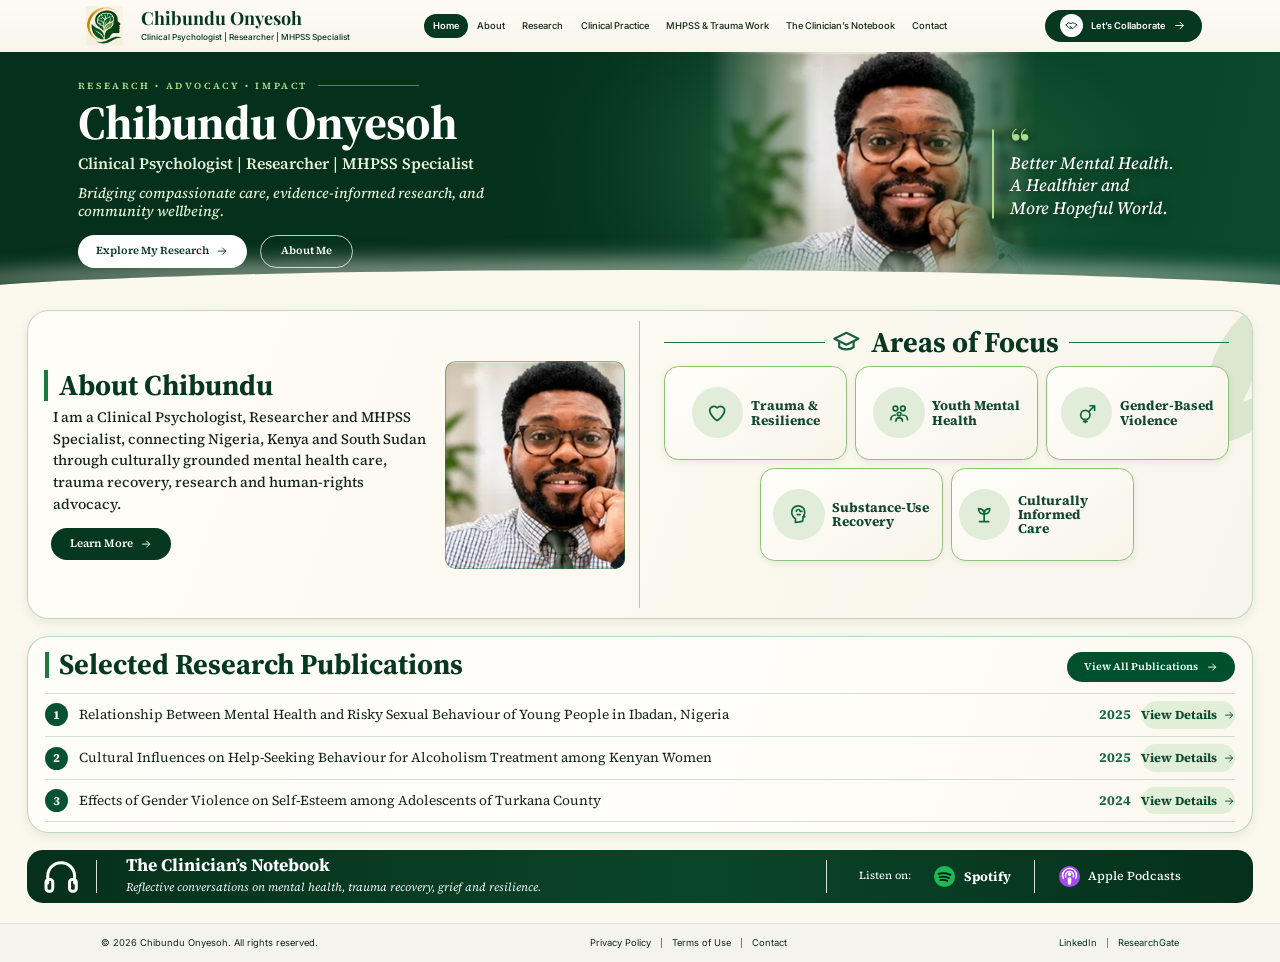
<file: index.html>
<!DOCTYPE html>
<html lang="en">
<head>
<meta charset="utf-8">
<meta name="viewport" content="width=device-width, initial-scale=1">
<title>Chibundu Onyesoh | Clinical Psychologist | Researcher | MHPSS Specialist</title>
<link rel="icon" type="image/png" href="assets/favicon.png">
<meta name="description" content="Chibundu Onyesoh is a Clinical Psychologist, Researcher and MHPSS Specialist working across East and West Africa on trauma recovery and psychosocial resilience.">
<link rel="preconnect" href="https://fonts.googleapis.com">
<link rel="preconnect" href="https://fonts.gstatic.com" crossorigin>
<link href="https://fonts.googleapis.com/css2?family=Caveat:wght@500;600&family=Inter:wght@400;500;600;700&family=Playfair+Display:ital,wght@0,500;0,600;0,700;1,400;1,500&family=Source+Serif+4:ital,wght@0,400;0,500;0,600;0,700;1,400;1,500&display=swap" rel="stylesheet">
<link rel="stylesheet" href="styles.css">
</head>
<body class="pg-home ui-serif">
<svg width="0" height="0" style="position:absolute" aria-hidden="true" focusable="false"><defs><symbol id="i-logo" viewBox="0 0 64 64" fill="none" stroke="currentColor" stroke-width="1.8" stroke-linecap="round" stroke-linejoin="round"><path d="M31 8c-4-3-10-2-13 2-5 0-9 4-9 9 0 2 1 4 2 5-2 3-2 7 0 10-1 4 1 8 5 10 2 5 8 7 12 4 2-1 3-2 3-4V12c0-2-1-3-0-4z" fill="#5fae62" stroke="#0c4a2b" stroke-width="1.6"/><path d="M33 8c4-3 10-2 13 2 5 0 9 4 9 9 0 2-1 4-2 5 2 3 2 7 0 10 1 4-1 8-5 10-2 5-8 7-12 4-2-1-3-2-3-4V12c0-2 1-3 0-4z" fill="#0f5a31" stroke="#0c4a2b" stroke-width="1.6"/><path d="M16 22c4 0 6 2 8 5M14 33c4-1 7 0 9 3M20 44c3-3 6-3 8-1M25 15c-2 3-1 6 2 8M44 22c-4 0-6 2-8 5M48 33c-4-1-7 0-9 3M43 44c-3-3-6-3-8-1M39 15c2 3 1 6-2 8" stroke="#e8f5dc" stroke-width="1.5" fill="none"/><path d="M32 10v44" stroke="#e8f5dc" stroke-width="1.2" fill="none"/></symbol><symbol id="i-head" viewBox="0 0 200 260" fill="none" stroke="currentColor" stroke-width="1.8" stroke-linecap="round" stroke-linejoin="round"><path d="M110 20C62 20 34 56 34 100c0 28 14 42 14 66v24l62 0v-30c0-8 5-12 12-12h16c5 0 5-5 2-9l-9-12c6-2 9-6 8-12l5-6c4-2 6-5 5-10l11-12c3-4 0-7-4-8C148 54 140 20 110 20z" stroke-width="2.4"/><path d="M70 70c10-14 30-16 42-6 10-6 24 0 26 12 8 4 8 16 0 20 2 12-10 20-20 14-8 10-26 8-30-4-12 0-18-12-12-20-6-8-4-16 4-20 0-4-4-8-10-6z" stroke-width="2" opacity=".9"/><path d="M84 74c6 4 6 10 0 14 M104 70c-4 6 0 12 8 12 M96 96c-6 0-10 4-10 8 M118 92c0 6 6 8 12 6" stroke-width="1.6"/><circle cx="84" cy="74" r="2.2" fill="currentColor"/><circle cx="112" cy="82" r="2.2" fill="currentColor"/><circle cx="96" cy="96" r="2.2" fill="currentColor"/><circle cx="130" cy="98" r="2.2" fill="currentColor"/><circle cx="72" cy="94" r="2.2" fill="currentColor"/></symbol><symbol id="i-brain" viewBox="0 0 24 24" fill="none" stroke="currentColor" stroke-width="1.8" stroke-linecap="round" stroke-linejoin="round"><path d="M9 4a3 3 0 0 0-3 3 3 3 0 0 0-2 3 3 3 0 0 0 1.5 2.6A3 3 0 0 0 8 18a3 3 0 0 0 4 1.5V5A3 3 0 0 0 9 4z"/><path d="M15 4a3 3 0 0 1 3 3 3 3 0 0 1 2 3 3 3 0 0 1-1.5 2.6A3 3 0 0 1 16 18a3 3 0 0 1-4 1.5"/><path d="M8 9h2M14 9h2M8 14h2M14 14h2"/></symbol><symbol id="i-book" viewBox="0 0 24 24" fill="none" stroke="currentColor" stroke-width="1.8" stroke-linecap="round" stroke-linejoin="round"><path d="M4 5.5C6.5 4.5 9.5 4.5 12 6c2.5-1.5 5.5-1.5 8-.5V19c-2.5-1-5.5-1-8 .5-2.5-1.5-5.5-1.5-8-.5z"/><path d="M12 6v13.5"/></symbol><symbol id="i-steth" viewBox="0 0 24 24" fill="none" stroke="currentColor" stroke-width="1.8" stroke-linecap="round" stroke-linejoin="round"><path d="M6 3v6a4 4 0 0 0 8 0V3M5 3h2M13 3h2M10 13v2a5 5 0 0 0 10 0v-1"/><circle cx="20" cy="12.5" r="1.8"/></symbol><symbol id="i-shield-heart" viewBox="0 0 24 24" fill="none" stroke="currentColor" stroke-width="1.8" stroke-linecap="round" stroke-linejoin="round"><path d="M12 3l7 3v5c0 4.5-3 8-7 10-4-2-7-5.5-7-10V6z"/><path d="M12 15.5s-3-1.8-3-4a1.7 1.7 0 0 1 3-1 1.7 1.7 0 0 1 3 1c0 2.2-3 4-3 4z"/></symbol><symbol id="i-shield-check" viewBox="0 0 24 24" fill="none" stroke="currentColor" stroke-width="1.8" stroke-linecap="round" stroke-linejoin="round"><path d="M12 3l7 3v5c0 4.5-3 8-7 10-4-2-7-5.5-7-10V6z"/><path d="M9 12l2.2 2.2L15.5 10"/></symbol><symbol id="i-shield-lock" viewBox="0 0 24 24" fill="none" stroke="currentColor" stroke-width="1.8" stroke-linecap="round" stroke-linejoin="round"><path d="M12 3l7 3v5c0 4.5-3 8-7 10-4-2-7-5.5-7-10V6z"/><rect x="9.5" y="11" width="5" height="4" rx="1"/><path d="M10.5 11V9.8a1.5 1.5 0 0 1 3 0V11"/></symbol><symbol id="i-people" viewBox="0 0 24 24" fill="none" stroke="currentColor" stroke-width="1.8" stroke-linecap="round" stroke-linejoin="round"><circle cx="9" cy="8" r="3"/><path d="M3 20c0-3.3 2.7-6 6-6s6 2.7 6 6"/><circle cx="17" cy="8.5" r="2.5"/><path d="M16.5 14c2.6.3 4.5 2.5 4.5 5.5"/></symbol><symbol id="i-check" viewBox="0 0 24 24" fill="none" stroke="currentColor" stroke-width="1.8" stroke-linecap="round" stroke-linejoin="round"><circle cx="12" cy="12" r="10"/><path d="M7.5 12.3l3 3 6-6.3" stroke-width="2.2"/></symbol><symbol id="i-arrow" viewBox="0 0 24 24" fill="none" stroke="currentColor" stroke-width="1.8" stroke-linecap="round" stroke-linejoin="round"><path d="M5 12h14M13 6l6 6-6 6"/></symbol><symbol id="i-arrow-down" viewBox="0 0 24 24" fill="none" stroke="currentColor" stroke-width="1.8" stroke-linecap="round" stroke-linejoin="round"><path d="M12 5v14M6 13l6 6 6-6"/></symbol><symbol id="i-chevron" viewBox="0 0 24 24" fill="none" stroke="currentColor" stroke-width="1.8" stroke-linecap="round" stroke-linejoin="round"><path d="M6 9l6 6 6-6"/></symbol><symbol id="i-external" viewBox="0 0 24 24" fill="none" stroke="currentColor" stroke-width="1.8" stroke-linecap="round" stroke-linejoin="round"><path d="M7 17L17 7M9 7h8v8"/></symbol><symbol id="i-mail" viewBox="0 0 24 24" fill="none" stroke="currentColor" stroke-width="1.8" stroke-linecap="round" stroke-linejoin="round"><rect x="3" y="5" width="18" height="14" rx="2"/><path d="M3 7l9 6 9-6"/></symbol><symbol id="i-headphones" viewBox="0 0 24 24" fill="none" stroke="currentColor" stroke-width="1.8" stroke-linecap="round" stroke-linejoin="round"><path d="M4 16v-4a8 8 0 0 1 16 0v4"/><rect x="3" y="14" width="4" height="7" rx="1.6"/><rect x="17" y="14" width="4" height="7" rx="1.6"/></symbol><symbol id="i-doc" viewBox="0 0 24 24" fill="none" stroke="currentColor" stroke-width="1.8" stroke-linecap="round" stroke-linejoin="round"><path d="M7 3h7l5 5v13H7z"/><path d="M14 3v5h5M10 13h6M10 17h6"/></symbol><symbol id="i-globe" viewBox="0 0 24 24" fill="none" stroke="currentColor" stroke-width="1.8" stroke-linecap="round" stroke-linejoin="round"><circle cx="12" cy="12" r="9"/><path d="M3 12h18M12 3c3.2 3 3.2 15 0 18M12 3c-3.2 3-3.2 15 0 18"/></symbol><symbol id="i-trophy" viewBox="0 0 24 24" fill="none" stroke="currentColor" stroke-width="1.8" stroke-linecap="round" stroke-linejoin="round"><path d="M8 4h8v5a4 4 0 0 1-8 0z"/><path d="M8 6H5v1a3 3 0 0 0 3 3M16 6h3v1a3 3 0 0 1-3 3M12 13v4M8 20h8M10 17h4"/></symbol><symbol id="i-handshake" viewBox="0 0 24 24" fill="none" stroke="currentColor" stroke-width="1.8" stroke-linecap="round" stroke-linejoin="round"><path d="M2 11l4-4 5 1.5L14 7l4 1 4 3"/><path d="M2 11l6 6a2 2 0 0 0 3 0l1-1M11 16l1.5 1.5a1.8 1.8 0 0 0 2.5 0L21 11.5M9 13l3 3"/></symbol><symbol id="i-heart" viewBox="0 0 24 24" fill="none" stroke="currentColor" stroke-width="1.8" stroke-linecap="round" stroke-linejoin="round"><path d="M12 20s-8-5-8-11a4.5 4.5 0 0 1 8-2.6A4.5 4.5 0 0 1 20 9c0 6-8 11-8 11z"/></symbol><symbol id="i-target" viewBox="0 0 24 24" fill="none" stroke="currentColor" stroke-width="1.8" stroke-linecap="round" stroke-linejoin="round"><circle cx="12" cy="12" r="9"/><circle cx="12" cy="12" r="5"/><circle cx="12" cy="12" r="1.5"/></symbol><symbol id="i-eye" viewBox="0 0 24 24" fill="none" stroke="currentColor" stroke-width="1.8" stroke-linecap="round" stroke-linejoin="round"><path d="M2 12s4-7 10-7 10 7 10 7-4 7-10 7S2 12 2 12z"/><circle cx="12" cy="12" r="3"/></symbol><symbol id="i-scale" viewBox="0 0 24 24" fill="none" stroke="currentColor" stroke-width="1.8" stroke-linecap="round" stroke-linejoin="round"><path d="M12 4v16M6 20h12M5 7h14"/><path d="M5 7l-3 7a3.5 3.5 0 0 0 6 0zM19 7l-3 7a3.5 3.5 0 0 0 6 0z"/></symbol><symbol id="i-bulb" viewBox="0 0 24 24" fill="none" stroke="currentColor" stroke-width="1.8" stroke-linecap="round" stroke-linejoin="round"><path d="M9 18h6M10 21h4M12 3a6 6 0 0 0-3.5 11c.7.6 1 1.2 1 2h5c0-.8.3-1.4 1-2A6 6 0 0 0 12 3z"/></symbol><symbol id="i-user" viewBox="0 0 24 24" fill="none" stroke="currentColor" stroke-width="1.8" stroke-linecap="round" stroke-linejoin="round"><circle cx="12" cy="8" r="4"/><path d="M4 21c0-4.4 3.6-8 8-8s8 3.6 8 8"/></symbol><symbol id="i-building" viewBox="0 0 24 24" fill="none" stroke="currentColor" stroke-width="1.8" stroke-linecap="round" stroke-linejoin="round"><rect x="5" y="3" width="14" height="18" rx="1"/><path d="M9 7h2M13 7h2M9 11h2M13 11h2M10 21v-4h4v4"/></symbol><symbol id="i-chat" viewBox="0 0 24 24" fill="none" stroke="currentColor" stroke-width="1.8" stroke-linecap="round" stroke-linejoin="round"><path d="M4 5h16v11H9l-5 4z"/><path d="M9 10.5h.01M12 10.5h.01M15 10.5h.01" stroke-width="2.4"/></symbol><symbol id="i-send" viewBox="0 0 24 24" fill="none" stroke="currentColor" stroke-width="1.8" stroke-linecap="round" stroke-linejoin="round"><path d="M21 3L3 11l7 3 3 7z"/><path d="M10 14L21 3"/></symbol><symbol id="i-mic" viewBox="0 0 24 24" fill="none" stroke="currentColor" stroke-width="1.8" stroke-linecap="round" stroke-linejoin="round"><rect x="9" y="3" width="6" height="11" rx="3"/><path d="M5 11a7 7 0 0 0 14 0M12 18v3M9 21h6"/></symbol><symbol id="i-play" viewBox="0 0 24 24" fill="none" stroke="currentColor" stroke-width="1.8" stroke-linecap="round" stroke-linejoin="round"><path d="M8 5v14l11-7z" fill="currentColor"/></symbol><symbol id="i-pin" viewBox="0 0 24 24" fill="none" stroke="currentColor" stroke-width="1.8" stroke-linecap="round" stroke-linejoin="round"><path d="M12 21s-7-6-7-11a7 7 0 0 1 14 0c0 5-7 11-7 11z"/><circle cx="12" cy="10" r="2.5"/></symbol><symbol id="i-cap" viewBox="0 0 24 24" fill="none" stroke="currentColor" stroke-width="1.8" stroke-linecap="round" stroke-linejoin="round"><path d="M2 9l10-5 10 5-10 5z"/><path d="M6 11.5V16c3 2.5 9 2.5 12 0v-4.5"/></symbol><symbol id="i-gear" viewBox="0 0 24 24" fill="none" stroke="currentColor" stroke-width="1.8" stroke-linecap="round" stroke-linejoin="round"><circle cx="12" cy="12" r="3"/><circle cx="12" cy="12" r="7"/><path d="M12 2v3M12 19v3M2 12h3M19 12h3M5 5l2 2M17 17l2 2M19 5l-2 2M7 17l-2 2"/></symbol><symbol id="i-microscope" viewBox="0 0 24 24" fill="none" stroke="currentColor" stroke-width="1.8" stroke-linecap="round" stroke-linejoin="round"><path d="M9 3l4 2-2.5 5-4-2z"/><path d="M13 7l3 1.5M8 12a5 5 0 0 0 9 3M5 20h14M9 16.5V20"/></symbol><symbol id="i-chart" viewBox="0 0 24 24" fill="none" stroke="currentColor" stroke-width="1.8" stroke-linecap="round" stroke-linejoin="round"><path d="M4 20V11M10 20V4M16 20v-7M22 20H2"/></symbol><symbol id="i-calendar" viewBox="0 0 24 24" fill="none" stroke="currentColor" stroke-width="1.8" stroke-linecap="round" stroke-linejoin="round"><rect x="3" y="5" width="18" height="16" rx="2"/><path d="M3 10h18M8 3v4M16 3v4"/></symbol><symbol id="i-info" viewBox="0 0 24 24" fill="none" stroke="currentColor" stroke-width="1.8" stroke-linecap="round" stroke-linejoin="round"><circle cx="12" cy="12" r="9"/><path d="M12 11v5M12 8h.01" stroke-width="2.2"/></symbol><symbol id="i-download" viewBox="0 0 24 24" fill="none" stroke="currentColor" stroke-width="1.8" stroke-linecap="round" stroke-linejoin="round"><path d="M12 4v11M7 11l5 5 5-5M5 20h14"/></symbol><symbol id="i-leaf" viewBox="0 0 24 24" fill="none" stroke="currentColor" stroke-width="1.8" stroke-linecap="round" stroke-linejoin="round"><path d="M4 20C4 10 10 4 20 4c0 10-6 16-16 16z"/><path d="M4 20c4-6 8-9 12-11"/></symbol><symbol id="i-gender" viewBox="0 0 24 24" fill="none" stroke="currentColor" stroke-width="1.8" stroke-linecap="round" stroke-linejoin="round"><circle cx="10" cy="14" r="5"/><path d="M14 10l6-6M15 4h5v5M10 19v3M8 21h4"/></symbol><symbol id="i-head-brain" viewBox="0 0 24 24" fill="none" stroke="currentColor" stroke-width="1.8" stroke-linecap="round" stroke-linejoin="round"><path d="M8 21v-4C5 15 4 12 4 10a7 7 0 0 1 14 0c0 1.5-.5 2.5-1 3.5l1 1.5h-2v3a2 2 0 0 1-2 2z"/><path d="M9 9a2 2 0 0 1 4 0M13 9h2M10 12.5h3"/></symbol><symbol id="i-hands-leaf" viewBox="0 0 24 24" fill="none" stroke="currentColor" stroke-width="1.8" stroke-linecap="round" stroke-linejoin="round"><path d="M12 12c-4 0-6-2.5-6-6 4 0 6 2 6 6zM12 12c4 0 6-2.5 6-6-4 0-6 2-6 6z"/><path d="M12 12v8M7 20h10"/></symbol><symbol id="i-family" viewBox="0 0 24 24" fill="none" stroke="currentColor" stroke-width="1.8" stroke-linecap="round" stroke-linejoin="round"><circle cx="8" cy="7" r="2.5"/><circle cx="16" cy="7" r="2.5"/><circle cx="12" cy="13" r="2"/><path d="M3 19c0-2.8 2.2-5 5-5M21 19c0-2.8-2.2-5-5-5M8.5 20.5c0-2 1.6-3.5 3.5-3.5s3.5 1.5 3.5 3.5"/></symbol><symbol id="i-audio" viewBox="0 0 24 24" fill="none" stroke="currentColor" stroke-width="1.8" stroke-linecap="round" stroke-linejoin="round"><path d="M3 12h1M7 8v8M11 4v16M15 8v8M19 10v4M22 12h-1"/></symbol><symbol id="i-spotify" viewBox="0 0 24 24" fill="none" stroke="currentColor" stroke-width="1.8" stroke-linecap="round" stroke-linejoin="round"><circle cx="12" cy="12" r="11" fill="#1db954" stroke="none"/><path d="M5.8 9.2c4.2-1.2 8.8-.9 12.4 1.1M6.7 12.6c3.4-.9 6.9-.6 9.8 1M7.6 15.8c2.6-.6 5.2-.4 7.4.8" stroke="#06150d" stroke-width="1.9" fill="none"/></symbol><symbol id="i-apple" viewBox="0 0 24 24" fill="none" stroke="currentColor" stroke-width="1.8" stroke-linecap="round" stroke-linejoin="round"><circle cx="12" cy="12" r="11" fill="#a54be8" stroke="none"/><circle cx="12" cy="9.5" r="2" fill="#fff" stroke="none"/><path d="M12 12.8c1.3 0 2.1.9 2 2.1l-.4 4a1.6 1.6 0 0 1-3.2 0l-.4-4c-.1-1.2.7-2.1 2-2.1z" fill="#fff" stroke="none"/><path d="M8.1 12.4a4.2 4.2 0 1 1 7.8 0M5.6 14a7.2 7.2 0 1 1 12.8 0" stroke="#fff" stroke-width="1.5" fill="none"/></symbol><symbol id="i-linkedin" viewBox="0 0 24 24" fill="none" stroke="currentColor" stroke-width="1.8" stroke-linecap="round" stroke-linejoin="round"><rect width="24" height="24" rx="5" fill="#0a66c2" stroke="none"/><path d="M7 10h2.5v7H7zM8.2 6.5a1.4 1.4 0 1 1 0 2.8 1.4 1.4 0 0 1 0-2.8M11 10h2.4v1c.5-.8 1.3-1.2 2.3-1.2 2 0 2.8 1.2 2.8 3.3V17H16v-3.4c0-1-.3-1.5-1.1-1.5s-1.4.5-1.4 1.6V17H11z" fill="#fff" stroke="none"/></symbol><symbol id="i-rgate" viewBox="0 0 24 24" fill="none" stroke="currentColor" stroke-width="1.8" stroke-linecap="round" stroke-linejoin="round"><rect width="24" height="24" rx="12" fill="#00c4a7" stroke="none"/><text x="12" y="15.5" text-anchor="middle" font-family="Arial,sans-serif" font-weight="700" font-size="9" fill="#fff" stroke="none">RG</text></symbol><symbol id="i-scholar" viewBox="0 0 24 24" fill="none" stroke="currentColor" stroke-width="1.8" stroke-linecap="round" stroke-linejoin="round"><path d="M12 3L1 9l11 6 9-4.9V17h2V9z" fill="#4285f4" stroke="none"/><path d="M5 13.2V17c0 1.7 3.1 3 7 3s7-1.3 7-3v-3.8l-7 3.8z" fill="#7baaf7" stroke="none"/></symbol><symbol id="i-menu" viewBox="0 0 24 24" fill="none" stroke="currentColor" stroke-width="1.8" stroke-linecap="round" stroke-linejoin="round"><path d="M4 7h16M4 12h16M4 17h16"/></symbol><symbol id="i-tick" viewBox="0 0 24 24" fill="none" stroke="currentColor" stroke-width="1.8" stroke-linecap="round" stroke-linejoin="round"><path d="M5 12.5l4.5 4.5L19 7.5"/></symbol><symbol id="i-leaves" viewBox="0 0 100 100" fill="none" stroke="currentColor" stroke-width="1.8" stroke-linecap="round" stroke-linejoin="round"><path d="M50 96C48 62 52 30 80 6c12 30 4 64-30 90z" fill="currentColor" stroke="none"/><path d="M50 96C40 72 20 62 2 60c8 22 24 34 48 36z" fill="currentColor" stroke="none"/><path d="M52 96c6-20 22-32 46-34-4 20-20 32-46 34z" fill="currentColor" stroke="none"/></symbol></defs></svg>
<header class="hdr"><div class="stage">
  <a class="brand" href="index.html" aria-label="Chibundu Onyesoh — Home">
    <img class="brand-mark" src="assets/chibundu-logo-mark.png" alt="">
    <span><span class="nm">Chibundu Onyesoh</span><span class="sb">Clinical Psychologist | Researcher | MHPSS Specialist</span></span>
  </a>
  <nav id="site-nav" aria-label="Main navigation"><a href="index.html">Home</a><a href="about.html">About</a><a href="research.html">Research</a><a href="clinical-practice.html">Clinical Practice</a><a href="mhpss-trauma.html">MHPSS &amp; Trauma Work</a><a href="podcast.html">The Clinician’s Notebook</a><a href="contact.html">Contact</a></nav>
  <a class="cta" href="contact.html"><span class="cic"><svg class="ico" aria-hidden="true"><use href="#i-handshake"/></svg></span>Let&rsquo;s Collaborate <svg class="ico" aria-hidden="true"><use href="#i-arrow"/></svg></a>
  <button class="menu-toggle" type="button" aria-expanded="false" aria-controls="site-nav" aria-label="Open menu"><svg class="ico " aria-hidden="true"><use href="#i-menu"/></svg></button>
</div></header>
<main>

<section class="home-intro" aria-labelledby="home-title">
  <img class="home-intro-photo" src="assets/portrait-home.jpg" alt="Portrait of Chibundu Onyesoh" width="760" height="524">
  <div class="home-intro-content">
    <div class="eyebrow">Research &bull; Advocacy &bull; Impact</div>
    <h1 id="home-title">Chibundu Onyesoh</h1>
    <p class="role">Clinical Psychologist | Researcher | MHPSS Specialist</p>
    <p class="tagline">Bridging compassionate care, evidence-informed research, and community wellbeing.</p>
    <div class="actions">
      <a class="btn btn-dark" href="research.html">Explore My Research <svg class="ico" aria-hidden="true"><use href="#i-arrow"/></svg></a>
      <a class="btn btn-line" href="about.html">About Me</a>
    </div>
  </div>
  <blockquote class="home-quote"><span class="qm" aria-hidden="true">&ldquo;</span>Better Mental Health.<br>A Healthier and<br>More Hopeful World.</blockquote>
</section>

<div class="h-info">
  <div class="c1">
    <div class="about-copy">
      <h2>About Chibundu</h2>
      <p>I am a Clinical Psychologist, Researcher and MHPSS Specialist, connecting Nigeria, Kenya and South Sudan through culturally grounded mental health care, trauma recovery, research and human-rights advocacy.</p>
      <a class="btn btn-dark" href="about.html">Learn More <svg class="ico " aria-hidden="true"><use href="#i-arrow"/></svg></a>
    </div>
    <figure class="about-portrait">
      <img src="assets/portrait.jpg" alt="Portrait of Chibundu Onyesoh" width="891" height="540">
    </figure>
  </div>
  <div class="c2">
    <h2><svg class="ico focus-cap" aria-hidden="true"><use href="#i-cap"/></svg>Areas of Focus</h2>
    <ul class="focus-cards" aria-label="Professional areas of focus">
      <li><span class="focus-icon"><svg class="ico " aria-hidden="true"><use href="#i-heart"/></svg></span><span>Trauma &amp;<br>Resilience</span></li>
      <li><span class="focus-icon"><svg class="ico " aria-hidden="true"><use href="#i-family"/></svg></span><span>Youth Mental<br>Health</span></li>
      <li><span class="focus-icon"><svg class="ico " aria-hidden="true"><use href="#i-gender"/></svg></span><span>Gender-Based<br>Violence</span></li>
      <li><span class="focus-icon"><svg class="ico " aria-hidden="true"><use href="#i-head-brain"/></svg></span><span>Substance-Use<br>Recovery</span></li>
      <li><span class="focus-icon"><svg class="ico " aria-hidden="true"><use href="#i-hands-leaf"/></svg></span><span>Culturally Informed<br>Care</span></li>
    </ul>
  </div>
  <svg class="leaf" style="right:-3.7rem;top:-1.5rem;width:21rem;height:21rem;color:#d4e3c9;opacity:.8" aria-hidden="true"><use href="#i-leaves"/></svg>
</div>

<section class="h-pubs" aria-labelledby="sp">
  <div class="h-pubs-head">
    <h2 id="sp">Selected Research Publications</h2>
    <a class="view-pubs" href="research.html">View All Publications <svg class="ico " aria-hidden="true"><use href="#i-arrow"/></svg></a>
  </div>
  <div class="pub-row"><span class="pub-num">1</span><span class="pub-title">Relationship Between Mental Health and Risky Sexual Behaviour of Young People in Ibadan, Nigeria</span><span class="pub-year">2025</span><a class="pub-action" href="research.html#fp">View Details <svg class="ico" aria-hidden="true"><use href="#i-arrow"/></svg></a></div>
  <div class="pub-row"><span class="pub-num">2</span><span class="pub-title">Cultural Influences on Help-Seeking Behaviour for Alcoholism Treatment among Kenyan Women</span><span class="pub-year">2025</span><a class="pub-action" href="research.html#fp">View Details <svg class="ico" aria-hidden="true"><use href="#i-arrow"/></svg></a></div>
  <div class="pub-row"><span class="pub-num">3</span><span class="pub-title">Effects of Gender Violence on Self-Esteem among Adolescents of Turkana County</span><span class="pub-year">2024</span><a class="pub-action" href="research.html#fp">View Details <svg class="ico" aria-hidden="true"><use href="#i-arrow"/></svg></a></div>
</section>

<section class="h-pod" aria-label="The Clinician's Notebook podcast">
  <div class="hp"><svg class="ico " aria-hidden="true"><use href="#i-headphones"/></svg></div><span class="vl"></span>
  <div class="tx"><h3>The Clinician&rsquo;s Notebook</h3><p>Reflective conversations on mental health, trauma recovery, grief and resilience.</p></div>
  <div class="ls"><span class="vl"></span><span class="on">Listen on:</span>
    <a class="pl" href="https://open.spotify.com/show/6DYUCFAEyVnPZNM1DqdTa2" target="_blank" rel="noopener" data-platform="Spotify"><svg class="ico " aria-hidden="true"><use href="#i-spotify"/></svg> Spotify</a>
    <span class="vl m"></span>
    <a class="pl ap" href="https://podcasts.apple.com/ke/podcast/the-clinicians-notebook/id1857935850" target="_blank" rel="noopener" data-platform="Apple Podcasts"><svg class="ico " aria-hidden="true"><use href="#i-apple"/></svg> Apple Podcasts</a>
  </div>
</section>

</main>
<footer class="ftr"><div class="stage">
  <span>&copy; <span data-current-year></span> Chibundu Onyesoh. All rights reserved.</span>
  <nav class="lk" aria-label="Footer"><a href="contact.html">Privacy Policy</a><i></i><a href="contact.html">Terms of Use</a><i></i><a href="contact.html">Contact</a></nav>
  <nav class="social" aria-label="Social links"><a href="https://www.linkedin.com/" target="_blank" rel="noopener">LinkedIn</a><i></i><a href="https://www.researchgate.net/" target="_blank" rel="noopener">ResearchGate</a></nav>
</div></footer>
<script src="script.js"></script>
</body>
</html>
</file>
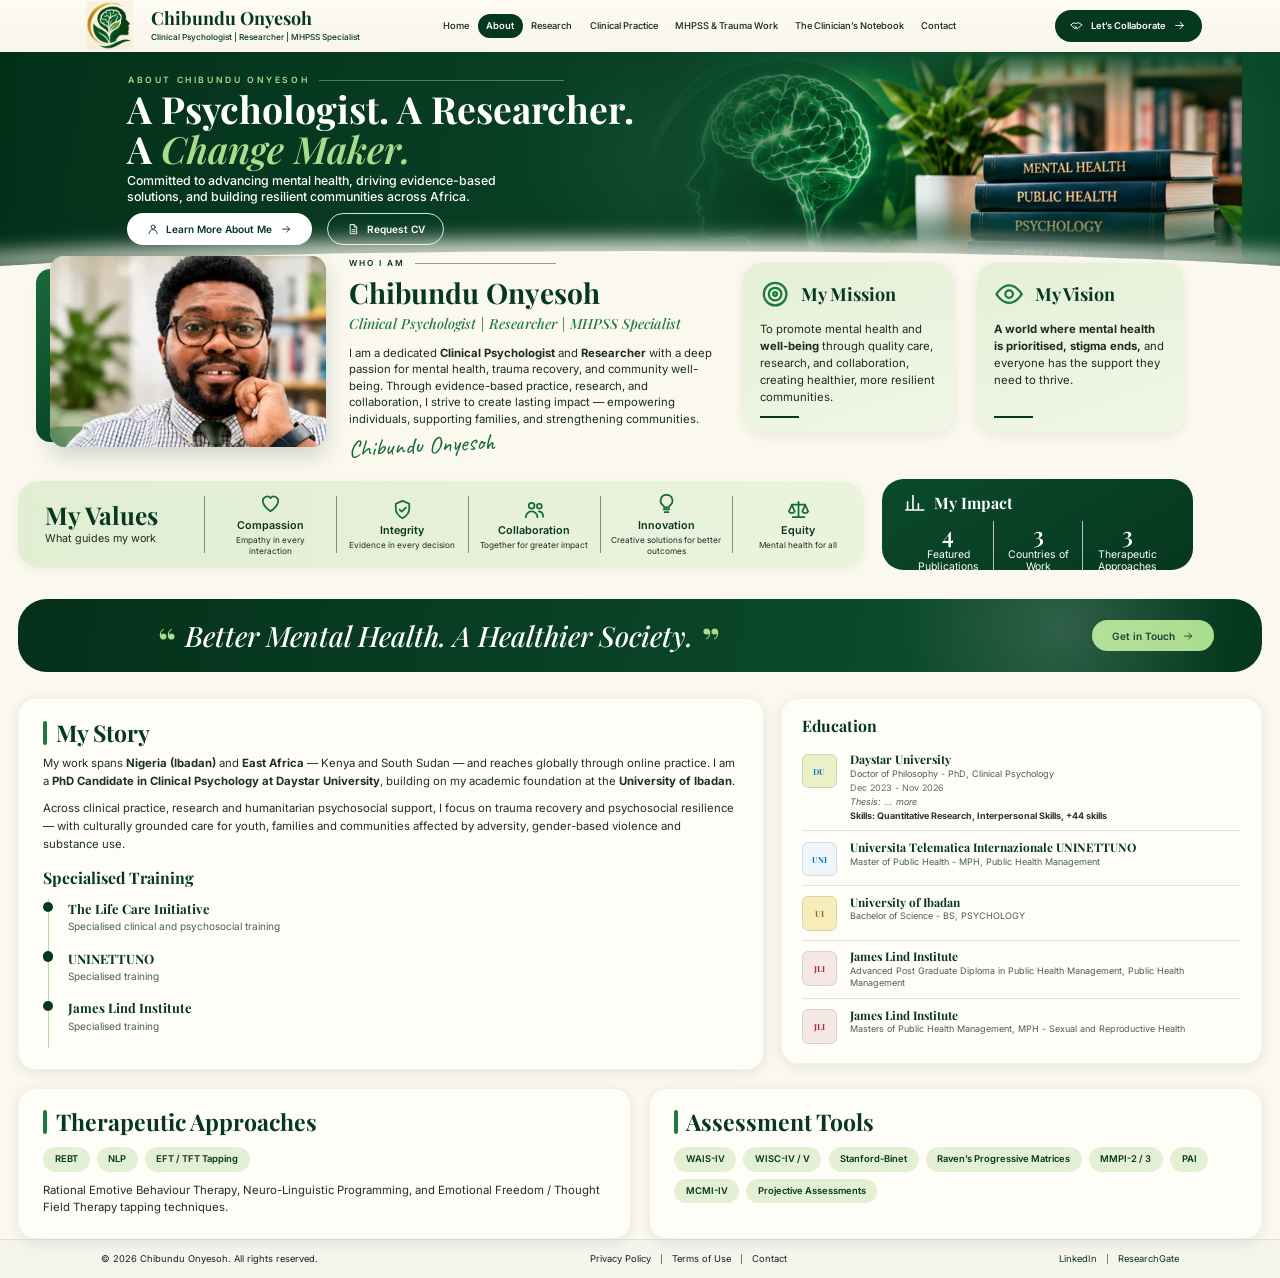
<file: about.html>
<!DOCTYPE html>
<html lang="en">
<head>
<meta charset="utf-8">
<meta name="viewport" content="width=device-width, initial-scale=1">
<title>About | Chibundu Onyesoh</title>
<link rel="icon" type="image/png" href="assets/favicon.png">
<meta name="description" content="Biography, training, therapeutic approaches and assessment tools of Chibundu Onyesoh, PhD Candidate in Clinical Psychology at Daystar University.">
<link rel="preconnect" href="https://fonts.googleapis.com">
<link rel="preconnect" href="https://fonts.gstatic.com" crossorigin>
<link href="https://fonts.googleapis.com/css2?family=Caveat:wght@500;600&family=Inter:wght@400;500;600;700&family=Playfair+Display:ital,wght@0,500;0,600;0,700;1,400;1,500&family=Source+Serif+4:ital,wght@0,400;0,500;0,600;0,700;1,400;1,500&display=swap" rel="stylesheet">
<link rel="stylesheet" href="styles.css">
</head>
<body class="pg-about">
<svg width="0" height="0" style="position:absolute" aria-hidden="true" focusable="false"><defs><symbol id="i-logo" viewBox="0 0 64 64" fill="none" stroke="currentColor" stroke-width="1.8" stroke-linecap="round" stroke-linejoin="round"><path d="M31 8c-4-3-10-2-13 2-5 0-9 4-9 9 0 2 1 4 2 5-2 3-2 7 0 10-1 4 1 8 5 10 2 5 8 7 12 4 2-1 3-2 3-4V12c0-2-1-3-0-4z" fill="#5fae62" stroke="#0c4a2b" stroke-width="1.6"/><path d="M33 8c4-3 10-2 13 2 5 0 9 4 9 9 0 2-1 4-2 5 2 3 2 7 0 10 1 4-1 8-5 10-2 5-8 7-12 4-2-1-3-2-3-4V12c0-2 1-3 0-4z" fill="#0f5a31" stroke="#0c4a2b" stroke-width="1.6"/><path d="M16 22c4 0 6 2 8 5M14 33c4-1 7 0 9 3M20 44c3-3 6-3 8-1M25 15c-2 3-1 6 2 8M44 22c-4 0-6 2-8 5M48 33c-4-1-7 0-9 3M43 44c-3-3-6-3-8-1M39 15c2 3 1 6-2 8" stroke="#e8f5dc" stroke-width="1.5" fill="none"/><path d="M32 10v44" stroke="#e8f5dc" stroke-width="1.2" fill="none"/></symbol><symbol id="i-head" viewBox="0 0 200 260" fill="none" stroke="currentColor" stroke-width="1.8" stroke-linecap="round" stroke-linejoin="round"><path d="M110 20C62 20 34 56 34 100c0 28 14 42 14 66v24l62 0v-30c0-8 5-12 12-12h16c5 0 5-5 2-9l-9-12c6-2 9-6 8-12l5-6c4-2 6-5 5-10l11-12c3-4 0-7-4-8C148 54 140 20 110 20z" stroke-width="2.4"/><path d="M70 70c10-14 30-16 42-6 10-6 24 0 26 12 8 4 8 16 0 20 2 12-10 20-20 14-8 10-26 8-30-4-12 0-18-12-12-20-6-8-4-16 4-20 0-4-4-8-10-6z" stroke-width="2" opacity=".9"/><path d="M84 74c6 4 6 10 0 14 M104 70c-4 6 0 12 8 12 M96 96c-6 0-10 4-10 8 M118 92c0 6 6 8 12 6" stroke-width="1.6"/><circle cx="84" cy="74" r="2.2" fill="currentColor"/><circle cx="112" cy="82" r="2.2" fill="currentColor"/><circle cx="96" cy="96" r="2.2" fill="currentColor"/><circle cx="130" cy="98" r="2.2" fill="currentColor"/><circle cx="72" cy="94" r="2.2" fill="currentColor"/></symbol><symbol id="i-brain" viewBox="0 0 24 24" fill="none" stroke="currentColor" stroke-width="1.8" stroke-linecap="round" stroke-linejoin="round"><path d="M9 4a3 3 0 0 0-3 3 3 3 0 0 0-2 3 3 3 0 0 0 1.5 2.6A3 3 0 0 0 8 18a3 3 0 0 0 4 1.5V5A3 3 0 0 0 9 4z"/><path d="M15 4a3 3 0 0 1 3 3 3 3 0 0 1 2 3 3 3 0 0 1-1.5 2.6A3 3 0 0 1 16 18a3 3 0 0 1-4 1.5"/><path d="M8 9h2M14 9h2M8 14h2M14 14h2"/></symbol><symbol id="i-book" viewBox="0 0 24 24" fill="none" stroke="currentColor" stroke-width="1.8" stroke-linecap="round" stroke-linejoin="round"><path d="M4 5.5C6.5 4.5 9.5 4.5 12 6c2.5-1.5 5.5-1.5 8-.5V19c-2.5-1-5.5-1-8 .5-2.5-1.5-5.5-1.5-8-.5z"/><path d="M12 6v13.5"/></symbol><symbol id="i-steth" viewBox="0 0 24 24" fill="none" stroke="currentColor" stroke-width="1.8" stroke-linecap="round" stroke-linejoin="round"><path d="M6 3v6a4 4 0 0 0 8 0V3M5 3h2M13 3h2M10 13v2a5 5 0 0 0 10 0v-1"/><circle cx="20" cy="12.5" r="1.8"/></symbol><symbol id="i-shield-heart" viewBox="0 0 24 24" fill="none" stroke="currentColor" stroke-width="1.8" stroke-linecap="round" stroke-linejoin="round"><path d="M12 3l7 3v5c0 4.5-3 8-7 10-4-2-7-5.5-7-10V6z"/><path d="M12 15.5s-3-1.8-3-4a1.7 1.7 0 0 1 3-1 1.7 1.7 0 0 1 3 1c0 2.2-3 4-3 4z"/></symbol><symbol id="i-shield-check" viewBox="0 0 24 24" fill="none" stroke="currentColor" stroke-width="1.8" stroke-linecap="round" stroke-linejoin="round"><path d="M12 3l7 3v5c0 4.5-3 8-7 10-4-2-7-5.5-7-10V6z"/><path d="M9 12l2.2 2.2L15.5 10"/></symbol><symbol id="i-shield-lock" viewBox="0 0 24 24" fill="none" stroke="currentColor" stroke-width="1.8" stroke-linecap="round" stroke-linejoin="round"><path d="M12 3l7 3v5c0 4.5-3 8-7 10-4-2-7-5.5-7-10V6z"/><rect x="9.5" y="11" width="5" height="4" rx="1"/><path d="M10.5 11V9.8a1.5 1.5 0 0 1 3 0V11"/></symbol><symbol id="i-people" viewBox="0 0 24 24" fill="none" stroke="currentColor" stroke-width="1.8" stroke-linecap="round" stroke-linejoin="round"><circle cx="9" cy="8" r="3"/><path d="M3 20c0-3.3 2.7-6 6-6s6 2.7 6 6"/><circle cx="17" cy="8.5" r="2.5"/><path d="M16.5 14c2.6.3 4.5 2.5 4.5 5.5"/></symbol><symbol id="i-check" viewBox="0 0 24 24" fill="none" stroke="currentColor" stroke-width="1.8" stroke-linecap="round" stroke-linejoin="round"><circle cx="12" cy="12" r="10"/><path d="M7.5 12.3l3 3 6-6.3" stroke-width="2.2"/></symbol><symbol id="i-arrow" viewBox="0 0 24 24" fill="none" stroke="currentColor" stroke-width="1.8" stroke-linecap="round" stroke-linejoin="round"><path d="M5 12h14M13 6l6 6-6 6"/></symbol><symbol id="i-arrow-down" viewBox="0 0 24 24" fill="none" stroke="currentColor" stroke-width="1.8" stroke-linecap="round" stroke-linejoin="round"><path d="M12 5v14M6 13l6 6 6-6"/></symbol><symbol id="i-chevron" viewBox="0 0 24 24" fill="none" stroke="currentColor" stroke-width="1.8" stroke-linecap="round" stroke-linejoin="round"><path d="M6 9l6 6 6-6"/></symbol><symbol id="i-external" viewBox="0 0 24 24" fill="none" stroke="currentColor" stroke-width="1.8" stroke-linecap="round" stroke-linejoin="round"><path d="M7 17L17 7M9 7h8v8"/></symbol><symbol id="i-mail" viewBox="0 0 24 24" fill="none" stroke="currentColor" stroke-width="1.8" stroke-linecap="round" stroke-linejoin="round"><rect x="3" y="5" width="18" height="14" rx="2"/><path d="M3 7l9 6 9-6"/></symbol><symbol id="i-headphones" viewBox="0 0 24 24" fill="none" stroke="currentColor" stroke-width="1.8" stroke-linecap="round" stroke-linejoin="round"><path d="M4 16v-4a8 8 0 0 1 16 0v4"/><rect x="3" y="14" width="4" height="7" rx="1.6"/><rect x="17" y="14" width="4" height="7" rx="1.6"/></symbol><symbol id="i-doc" viewBox="0 0 24 24" fill="none" stroke="currentColor" stroke-width="1.8" stroke-linecap="round" stroke-linejoin="round"><path d="M7 3h7l5 5v13H7z"/><path d="M14 3v5h5M10 13h6M10 17h6"/></symbol><symbol id="i-globe" viewBox="0 0 24 24" fill="none" stroke="currentColor" stroke-width="1.8" stroke-linecap="round" stroke-linejoin="round"><circle cx="12" cy="12" r="9"/><path d="M3 12h18M12 3c3.2 3 3.2 15 0 18M12 3c-3.2 3-3.2 15 0 18"/></symbol><symbol id="i-trophy" viewBox="0 0 24 24" fill="none" stroke="currentColor" stroke-width="1.8" stroke-linecap="round" stroke-linejoin="round"><path d="M8 4h8v5a4 4 0 0 1-8 0z"/><path d="M8 6H5v1a3 3 0 0 0 3 3M16 6h3v1a3 3 0 0 1-3 3M12 13v4M8 20h8M10 17h4"/></symbol><symbol id="i-handshake" viewBox="0 0 24 24" fill="none" stroke="currentColor" stroke-width="1.8" stroke-linecap="round" stroke-linejoin="round"><path d="M2 11l4-4 5 1.5L14 7l4 1 4 3"/><path d="M2 11l6 6a2 2 0 0 0 3 0l1-1M11 16l1.5 1.5a1.8 1.8 0 0 0 2.5 0L21 11.5M9 13l3 3"/></symbol><symbol id="i-heart" viewBox="0 0 24 24" fill="none" stroke="currentColor" stroke-width="1.8" stroke-linecap="round" stroke-linejoin="round"><path d="M12 20s-8-5-8-11a4.5 4.5 0 0 1 8-2.6A4.5 4.5 0 0 1 20 9c0 6-8 11-8 11z"/></symbol><symbol id="i-target" viewBox="0 0 24 24" fill="none" stroke="currentColor" stroke-width="1.8" stroke-linecap="round" stroke-linejoin="round"><circle cx="12" cy="12" r="9"/><circle cx="12" cy="12" r="5"/><circle cx="12" cy="12" r="1.5"/></symbol><symbol id="i-eye" viewBox="0 0 24 24" fill="none" stroke="currentColor" stroke-width="1.8" stroke-linecap="round" stroke-linejoin="round"><path d="M2 12s4-7 10-7 10 7 10 7-4 7-10 7S2 12 2 12z"/><circle cx="12" cy="12" r="3"/></symbol><symbol id="i-scale" viewBox="0 0 24 24" fill="none" stroke="currentColor" stroke-width="1.8" stroke-linecap="round" stroke-linejoin="round"><path d="M12 4v16M6 20h12M5 7h14"/><path d="M5 7l-3 7a3.5 3.5 0 0 0 6 0zM19 7l-3 7a3.5 3.5 0 0 0 6 0z"/></symbol><symbol id="i-bulb" viewBox="0 0 24 24" fill="none" stroke="currentColor" stroke-width="1.8" stroke-linecap="round" stroke-linejoin="round"><path d="M9 18h6M10 21h4M12 3a6 6 0 0 0-3.5 11c.7.6 1 1.2 1 2h5c0-.8.3-1.4 1-2A6 6 0 0 0 12 3z"/></symbol><symbol id="i-user" viewBox="0 0 24 24" fill="none" stroke="currentColor" stroke-width="1.8" stroke-linecap="round" stroke-linejoin="round"><circle cx="12" cy="8" r="4"/><path d="M4 21c0-4.4 3.6-8 8-8s8 3.6 8 8"/></symbol><symbol id="i-building" viewBox="0 0 24 24" fill="none" stroke="currentColor" stroke-width="1.8" stroke-linecap="round" stroke-linejoin="round"><rect x="5" y="3" width="14" height="18" rx="1"/><path d="M9 7h2M13 7h2M9 11h2M13 11h2M10 21v-4h4v4"/></symbol><symbol id="i-chat" viewBox="0 0 24 24" fill="none" stroke="currentColor" stroke-width="1.8" stroke-linecap="round" stroke-linejoin="round"><path d="M4 5h16v11H9l-5 4z"/><path d="M9 10.5h.01M12 10.5h.01M15 10.5h.01" stroke-width="2.4"/></symbol><symbol id="i-send" viewBox="0 0 24 24" fill="none" stroke="currentColor" stroke-width="1.8" stroke-linecap="round" stroke-linejoin="round"><path d="M21 3L3 11l7 3 3 7z"/><path d="M10 14L21 3"/></symbol><symbol id="i-mic" viewBox="0 0 24 24" fill="none" stroke="currentColor" stroke-width="1.8" stroke-linecap="round" stroke-linejoin="round"><rect x="9" y="3" width="6" height="11" rx="3"/><path d="M5 11a7 7 0 0 0 14 0M12 18v3M9 21h6"/></symbol><symbol id="i-play" viewBox="0 0 24 24" fill="none" stroke="currentColor" stroke-width="1.8" stroke-linecap="round" stroke-linejoin="round"><path d="M8 5v14l11-7z" fill="currentColor"/></symbol><symbol id="i-pin" viewBox="0 0 24 24" fill="none" stroke="currentColor" stroke-width="1.8" stroke-linecap="round" stroke-linejoin="round"><path d="M12 21s-7-6-7-11a7 7 0 0 1 14 0c0 5-7 11-7 11z"/><circle cx="12" cy="10" r="2.5"/></symbol><symbol id="i-cap" viewBox="0 0 24 24" fill="none" stroke="currentColor" stroke-width="1.8" stroke-linecap="round" stroke-linejoin="round"><path d="M2 9l10-5 10 5-10 5z"/><path d="M6 11.5V16c3 2.5 9 2.5 12 0v-4.5"/></symbol><symbol id="i-gear" viewBox="0 0 24 24" fill="none" stroke="currentColor" stroke-width="1.8" stroke-linecap="round" stroke-linejoin="round"><circle cx="12" cy="12" r="3"/><circle cx="12" cy="12" r="7"/><path d="M12 2v3M12 19v3M2 12h3M19 12h3M5 5l2 2M17 17l2 2M19 5l-2 2M7 17l-2 2"/></symbol><symbol id="i-microscope" viewBox="0 0 24 24" fill="none" stroke="currentColor" stroke-width="1.8" stroke-linecap="round" stroke-linejoin="round"><path d="M9 3l4 2-2.5 5-4-2z"/><path d="M13 7l3 1.5M8 12a5 5 0 0 0 9 3M5 20h14M9 16.5V20"/></symbol><symbol id="i-chart" viewBox="0 0 24 24" fill="none" stroke="currentColor" stroke-width="1.8" stroke-linecap="round" stroke-linejoin="round"><path d="M4 20V11M10 20V4M16 20v-7M22 20H2"/></symbol><symbol id="i-calendar" viewBox="0 0 24 24" fill="none" stroke="currentColor" stroke-width="1.8" stroke-linecap="round" stroke-linejoin="round"><rect x="3" y="5" width="18" height="16" rx="2"/><path d="M3 10h18M8 3v4M16 3v4"/></symbol><symbol id="i-info" viewBox="0 0 24 24" fill="none" stroke="currentColor" stroke-width="1.8" stroke-linecap="round" stroke-linejoin="round"><circle cx="12" cy="12" r="9"/><path d="M12 11v5M12 8h.01" stroke-width="2.2"/></symbol><symbol id="i-download" viewBox="0 0 24 24" fill="none" stroke="currentColor" stroke-width="1.8" stroke-linecap="round" stroke-linejoin="round"><path d="M12 4v11M7 11l5 5 5-5M5 20h14"/></symbol><symbol id="i-leaf" viewBox="0 0 24 24" fill="none" stroke="currentColor" stroke-width="1.8" stroke-linecap="round" stroke-linejoin="round"><path d="M4 20C4 10 10 4 20 4c0 10-6 16-16 16z"/><path d="M4 20c4-6 8-9 12-11"/></symbol><symbol id="i-gender" viewBox="0 0 24 24" fill="none" stroke="currentColor" stroke-width="1.8" stroke-linecap="round" stroke-linejoin="round"><circle cx="10" cy="14" r="5"/><path d="M14 10l6-6M15 4h5v5M10 19v3M8 21h4"/></symbol><symbol id="i-head-brain" viewBox="0 0 24 24" fill="none" stroke="currentColor" stroke-width="1.8" stroke-linecap="round" stroke-linejoin="round"><path d="M8 21v-4C5 15 4 12 4 10a7 7 0 0 1 14 0c0 1.5-.5 2.5-1 3.5l1 1.5h-2v3a2 2 0 0 1-2 2z"/><path d="M9 9a2 2 0 0 1 4 0M13 9h2M10 12.5h3"/></symbol><symbol id="i-hands-leaf" viewBox="0 0 24 24" fill="none" stroke="currentColor" stroke-width="1.8" stroke-linecap="round" stroke-linejoin="round"><path d="M12 12c-4 0-6-2.5-6-6 4 0 6 2 6 6zM12 12c4 0 6-2.5 6-6-4 0-6 2-6 6z"/><path d="M12 12v8M7 20h10"/></symbol><symbol id="i-family" viewBox="0 0 24 24" fill="none" stroke="currentColor" stroke-width="1.8" stroke-linecap="round" stroke-linejoin="round"><circle cx="8" cy="7" r="2.5"/><circle cx="16" cy="7" r="2.5"/><circle cx="12" cy="13" r="2"/><path d="M3 19c0-2.8 2.2-5 5-5M21 19c0-2.8-2.2-5-5-5M8.5 20.5c0-2 1.6-3.5 3.5-3.5s3.5 1.5 3.5 3.5"/></symbol><symbol id="i-audio" viewBox="0 0 24 24" fill="none" stroke="currentColor" stroke-width="1.8" stroke-linecap="round" stroke-linejoin="round"><path d="M3 12h1M7 8v8M11 4v16M15 8v8M19 10v4M22 12h-1"/></symbol><symbol id="i-spotify" viewBox="0 0 24 24" fill="none" stroke="currentColor" stroke-width="1.8" stroke-linecap="round" stroke-linejoin="round"><circle cx="12" cy="12" r="11" fill="#1db954" stroke="none"/><path d="M5.8 9.2c4.2-1.2 8.8-.9 12.4 1.1M6.7 12.6c3.4-.9 6.9-.6 9.8 1M7.6 15.8c2.6-.6 5.2-.4 7.4.8" stroke="#06150d" stroke-width="1.9" fill="none"/></symbol><symbol id="i-apple" viewBox="0 0 24 24" fill="none" stroke="currentColor" stroke-width="1.8" stroke-linecap="round" stroke-linejoin="round"><circle cx="12" cy="12" r="11" fill="#a54be8" stroke="none"/><circle cx="12" cy="9.5" r="2" fill="#fff" stroke="none"/><path d="M12 12.8c1.3 0 2.1.9 2 2.1l-.4 4a1.6 1.6 0 0 1-3.2 0l-.4-4c-.1-1.2.7-2.1 2-2.1z" fill="#fff" stroke="none"/><path d="M8.1 12.4a4.2 4.2 0 1 1 7.8 0M5.6 14a7.2 7.2 0 1 1 12.8 0" stroke="#fff" stroke-width="1.5" fill="none"/></symbol><symbol id="i-linkedin" viewBox="0 0 24 24" fill="none" stroke="currentColor" stroke-width="1.8" stroke-linecap="round" stroke-linejoin="round"><rect width="24" height="24" rx="5" fill="#0a66c2" stroke="none"/><path d="M7 10h2.5v7H7zM8.2 6.5a1.4 1.4 0 1 1 0 2.8 1.4 1.4 0 0 1 0-2.8M11 10h2.4v1c.5-.8 1.3-1.2 2.3-1.2 2 0 2.8 1.2 2.8 3.3V17H16v-3.4c0-1-.3-1.5-1.1-1.5s-1.4.5-1.4 1.6V17H11z" fill="#fff" stroke="none"/></symbol><symbol id="i-rgate" viewBox="0 0 24 24" fill="none" stroke="currentColor" stroke-width="1.8" stroke-linecap="round" stroke-linejoin="round"><rect width="24" height="24" rx="12" fill="#00c4a7" stroke="none"/><text x="12" y="15.5" text-anchor="middle" font-family="Arial,sans-serif" font-weight="700" font-size="9" fill="#fff" stroke="none">RG</text></symbol><symbol id="i-scholar" viewBox="0 0 24 24" fill="none" stroke="currentColor" stroke-width="1.8" stroke-linecap="round" stroke-linejoin="round"><path d="M12 3L1 9l11 6 9-4.9V17h2V9z" fill="#4285f4" stroke="none"/><path d="M5 13.2V17c0 1.7 3.1 3 7 3s7-1.3 7-3v-3.8l-7 3.8z" fill="#7baaf7" stroke="none"/></symbol><symbol id="i-menu" viewBox="0 0 24 24" fill="none" stroke="currentColor" stroke-width="1.8" stroke-linecap="round" stroke-linejoin="round"><path d="M4 7h16M4 12h16M4 17h16"/></symbol><symbol id="i-tick" viewBox="0 0 24 24" fill="none" stroke="currentColor" stroke-width="1.8" stroke-linecap="round" stroke-linejoin="round"><path d="M5 12.5l4.5 4.5L19 7.5"/></symbol><symbol id="i-leaves" viewBox="0 0 100 100" fill="none" stroke="currentColor" stroke-width="1.8" stroke-linecap="round" stroke-linejoin="round"><path d="M50 96C48 62 52 30 80 6c12 30 4 64-30 90z" fill="currentColor" stroke="none"/><path d="M50 96C40 72 20 62 2 60c8 22 24 34 48 36z" fill="currentColor" stroke="none"/><path d="M52 96c6-20 22-32 46-34-4 20-20 32-46 34z" fill="currentColor" stroke="none"/></symbol></defs></svg>
<header class="hdr"><div class="stage">
  <a class="brand" href="index.html" aria-label="Chibundu Onyesoh — Home">
    <img class="brand-mark" src="assets/chibundu-logo-mark.png" alt="">
    <span><span class="nm">Chibundu Onyesoh</span><span class="sb">Clinical Psychologist | Researcher | MHPSS Specialist</span></span>
  </a>
  <nav id="site-nav" aria-label="Main navigation"><a href="index.html">Home</a><a href="about.html">About</a><a href="research.html">Research</a><a href="clinical-practice.html">Clinical Practice</a><a href="mhpss-trauma.html">MHPSS & Trauma Work</a><a href="podcast.html">The Clinician’s Notebook</a><a href="contact.html">Contact</a></nav>
  <a class="cta" href="contact.html"><svg class="ico " aria-hidden="true"><use href="#i-handshake"/></svg> Let’s Collaborate <svg class="ico " aria-hidden="true"><use href="#i-arrow"/></svg></a>
  <button class="menu-toggle" type="button" aria-expanded="false" aria-controls="site-nav" aria-label="Open menu"><svg class="ico " aria-hidden="true"><use href="#i-menu"/></svg></button>
</div></header>
<main>

<section class="hero"><div class="stage">
  <div class="art fade" style="left:83rem;width:84.2rem;background-image:url(assets/hero-about.jpg)" role="img" aria-label="A glowing brain illustration beside a stack of psychology and public health books"></div>
  <div class="eyebrow">About Chibundu Onyesoh</div>
  <h1>A Psychologist. A Researcher.<br>A <em>Change Maker.</em></h1>
  <p class="lead">Committed to advancing mental health, driving evidence-based solutions, and building resilient communities across Africa.</p>
  <div class="btns"><a class="btn btn-white" href="#who"><svg class="ico " aria-hidden="true"><use href="#i-user"/></svg> Learn More About Me <svg class="ico " aria-hidden="true"><use href="#i-arrow"/></svg></a><a class="btn btn-ghost" href="contact.html"><svg class="ico " aria-hidden="true"><use href="#i-doc"/></svg> Request CV</a></div>
</div></section>

<section class="ab-who" id="who">
  <div class="ph-w"><div class="ph"><img src="assets/portrait.jpg" alt="Portrait of Chibundu Onyesoh in a navy suit and glasses"></div></div>
  <div class="tx">
    <div class="eyebrow">Who I Am</div>
    <h2>Chibundu Onyesoh</h2>
    <p class="rl">Clinical Psychologist | Researcher | MHPSS Specialist</p>
    <p class="bio">I am a dedicated <strong>Clinical Psychologist</strong> and <strong>Researcher</strong> with a deep passion for mental health, trauma recovery, and community well-being. Through evidence-based practice, research, and collaboration, I strive to create lasting impact &mdash; empowering individuals, supporting families, and strengthening communities.</p>
    <span class="sig" aria-hidden="true">Chibundu Onyesoh</span>
  </div>
  <div class="mv"><h3><svg class="ico " aria-hidden="true"><use href="#i-target"/></svg> My Mission</h3><p>To promote mental health and <strong>well-being</strong> through quality care, research, and collaboration, creating healthier, more resilient communities.</p></div>
  <div class="mv"><h3><svg class="ico " aria-hidden="true"><use href="#i-eye"/></svg> My Vision</h3><p><strong>A world where mental health is prioritised, stigma ends,</strong> and everyone has the support they need to thrive.</p></div>
</section>

<section class="ab-val" aria-label="Values and impact">
  <div class="vals">
    <div><h3>My Values</h3><span style="font-size:1.5rem;margin-top:.6rem">What guides my work</span></div>
    <div><svg class="ico " aria-hidden="true"><use href="#i-heart"/></svg><strong>Compassion</strong>Empathy in every interaction</div>
    <div><svg class="ico " aria-hidden="true"><use href="#i-shield-check"/></svg><strong>Integrity</strong>Evidence in every decision</div>
    <div><svg class="ico " aria-hidden="true"><use href="#i-people"/></svg><strong>Collaboration</strong>Together for greater impact</div>
    <div><svg class="ico " aria-hidden="true"><use href="#i-bulb"/></svg><strong>Innovation</strong>Creative solutions for better outcomes</div>
    <div><svg class="ico " aria-hidden="true"><use href="#i-scale"/></svg><strong>Equity</strong>Mental health for all</div>
  </div>
  <div class="imp"><h3><svg class="ico " aria-hidden="true"><use href="#i-chart"/></svg> My Impact</h3>
    <div class="nums"><div><b>4</b>Featured Publications</div><div><b>3</b>Countries of Work</div><div><b>3</b>Therapeutic Approaches</div></div></div>
</section>

<section class="banner ab-ban"><p><b>&ldquo;</b>Better Mental Health. A Healthier Society.<b style="margin:0 0 0 1.2rem">&rdquo;</b></p><a class="btn btn-lime" href="contact.html">Get in Touch <svg class="ico " aria-hidden="true"><use href="#i-arrow"/></svg></a><span class="map"></span></section>

<div class="ab-more">
  <section class="card" aria-labelledby="story">
    <h2 class="sec-t" id="story">My Story</h2>
    <p>My work spans <strong>Nigeria (Ibadan)</strong> and <strong>East Africa</strong> &mdash; Kenya and South Sudan &mdash; and reaches globally through online practice. I am a <strong>PhD Candidate in Clinical Psychology at Daystar University</strong>, building on my academic foundation at the <strong>University of Ibadan</strong>.</p>
    <p>Across clinical practice, research and humanitarian psychosocial support, I focus on trauma recovery and psychosocial resilience &mdash; with culturally grounded care for youth, families and communities affected by adversity, gender-based violence and substance use.</p>
    <h3 class="sm">Specialised Training</h3>
    <ul class="tl"><li><b>The Life Care Initiative</b><span>Specialised clinical and psychosocial training</span></li><li><b>UNINETTUNO</b><span>Specialised training</span></li><li><b>James Lind Institute</b><span>Specialised training</span></li></ul>
  </section>
  <div class="stk"><section class="card education-card"><h3 class="sm" style="margin-top:0">Education</h3>
    <ul class="education-list">
      <li>
        <span class="edu-mark" aria-hidden="true">DU</span>
        <div><b>Daystar University</b><span>Doctor of Philosophy - PhD, Clinical Psychology</span><small>Dec 2023 - Nov 2026</small><em>Thesis: ... more</em><strong>Skills: Quantitative Research, Interpersonal Skills, +44 skills</strong></div>
      </li>
      <li>
        <span class="edu-mark edu-mark-blue" aria-hidden="true">UNI</span>
        <div><b>Universita Telematica Internazionale UNINETTUNO</b><span>Master of Public Health - MPH, Public Health Management</span></div>
      </li>
      <li>
        <span class="edu-mark edu-mark-gold" aria-hidden="true">UI</span>
        <div><b>University of Ibadan</b><span>Bachelor of Science - BS, PSYCHOLOGY</span></div>
      </li>
      <li>
        <span class="edu-mark edu-mark-red" aria-hidden="true">JLI</span>
        <div><b>James Lind Institute</b><span>Advanced Post Graduate Diploma in Public Health Management, Public Health Management</span></div>
      </li>
      <li>
        <span class="edu-mark edu-mark-red" aria-hidden="true">JLI</span>
        <div><b>James Lind Institute</b><span>Masters of Public Health Management, MPH - Sexual and Reproductive Health</span></div>
      </li>
    </ul>
  </section></div>
</div>
<div class="ab-two">
  <section class="card"><h2 class="sec-t">Therapeutic Approaches</h2>
    <ul class="tags"><li class="tag">REBT</li><li class="tag">NLP</li><li class="tag">EFT / TFT Tapping</li></ul>
    <p>Rational Emotive Behaviour Therapy, Neuro-Linguistic Programming, and Emotional Freedom / Thought Field Therapy tapping techniques.</p></section>
  <section class="card"><h2 class="sec-t">Assessment Tools</h2>
    <ul class="tags"><li class="tag">WAIS-IV</li><li class="tag">WISC-IV / V</li><li class="tag">Stanford-Binet</li><li class="tag">Raven&rsquo;s Progressive Matrices</li><li class="tag">MMPI-2 / 3</li><li class="tag">PAI</li><li class="tag">MCMI-IV</li><li class="tag">Projective Assessments</li></ul></section>
</div>

</main>
<footer class="ftr"><div class="stage">
  <span>&copy; <span data-current-year></span> Chibundu Onyesoh. All rights reserved.</span>
  <nav class="lk" aria-label="Footer"><a href="contact.html">Privacy Policy</a><i></i><a href="contact.html">Terms of Use</a><i></i><a href="contact.html">Contact</a></nav>
  <nav class="social" aria-label="Social links"><a href="https://www.linkedin.com/" target="_blank" rel="noopener">LinkedIn</a><i></i><a href="https://www.researchgate.net/" target="_blank" rel="noopener">ResearchGate</a></nav>
</div></footer>
<script src="script.js"></script>
</body>
</html>
</file>
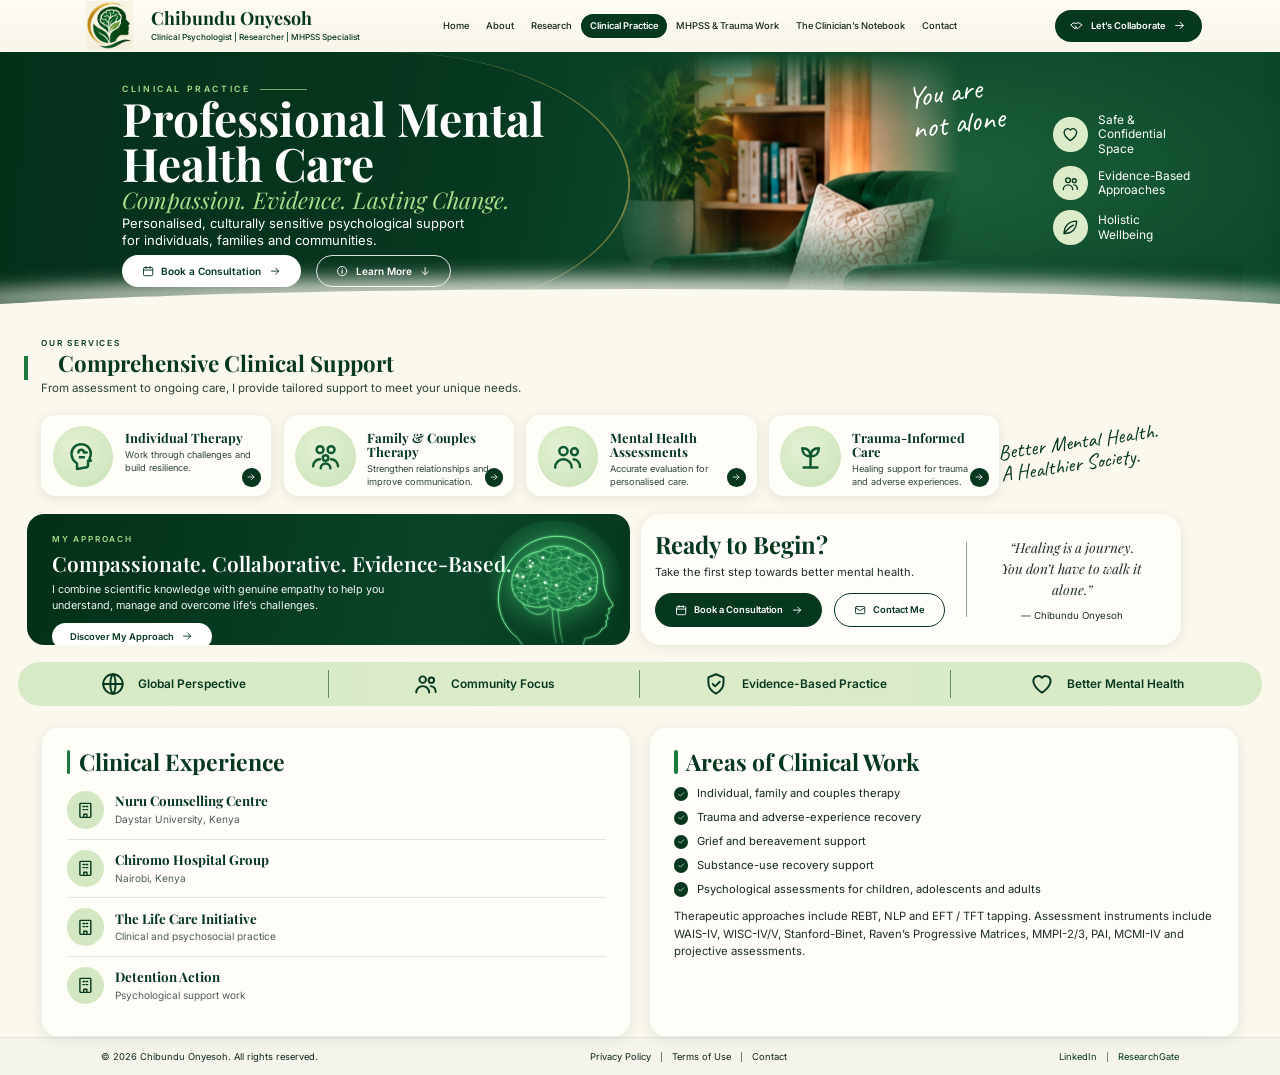
<file: clinical-practice.html>
<!DOCTYPE html>
<html lang="en">
<head>
<meta charset="utf-8">
<meta name="viewport" content="width=device-width, initial-scale=1">
<title>Clinical Practice | Chibundu Onyesoh</title>
<link rel="icon" type="image/png" href="assets/favicon.png">
<meta name="description" content="Individual, family and couples therapy, psychological assessments and trauma-informed care.">
<link rel="preconnect" href="https://fonts.googleapis.com">
<link rel="preconnect" href="https://fonts.gstatic.com" crossorigin>
<link href="https://fonts.googleapis.com/css2?family=Caveat:wght@500;600&family=Inter:wght@400;500;600;700&family=Playfair+Display:ital,wght@0,500;0,600;0,700;1,400;1,500&family=Source+Serif+4:ital,wght@0,400;0,500;0,600;0,700;1,400;1,500&display=swap" rel="stylesheet">
<link rel="stylesheet" href="styles.css">
</head>
<body class="pg-clin">
<svg width="0" height="0" style="position:absolute" aria-hidden="true" focusable="false"><defs><symbol id="i-logo" viewBox="0 0 64 64" fill="none" stroke="currentColor" stroke-width="1.8" stroke-linecap="round" stroke-linejoin="round"><path d="M31 8c-4-3-10-2-13 2-5 0-9 4-9 9 0 2 1 4 2 5-2 3-2 7 0 10-1 4 1 8 5 10 2 5 8 7 12 4 2-1 3-2 3-4V12c0-2-1-3-0-4z" fill="#5fae62" stroke="#0c4a2b" stroke-width="1.6"/><path d="M33 8c4-3 10-2 13 2 5 0 9 4 9 9 0 2-1 4-2 5 2 3 2 7 0 10 1 4-1 8-5 10-2 5-8 7-12 4-2-1-3-2-3-4V12c0-2 1-3 0-4z" fill="#0f5a31" stroke="#0c4a2b" stroke-width="1.6"/><path d="M16 22c4 0 6 2 8 5M14 33c4-1 7 0 9 3M20 44c3-3 6-3 8-1M25 15c-2 3-1 6 2 8M44 22c-4 0-6 2-8 5M48 33c-4-1-7 0-9 3M43 44c-3-3-6-3-8-1M39 15c2 3 1 6-2 8" stroke="#e8f5dc" stroke-width="1.5" fill="none"/><path d="M32 10v44" stroke="#e8f5dc" stroke-width="1.2" fill="none"/></symbol><symbol id="i-head" viewBox="0 0 200 260" fill="none" stroke="currentColor" stroke-width="1.8" stroke-linecap="round" stroke-linejoin="round"><path d="M110 20C62 20 34 56 34 100c0 28 14 42 14 66v24l62 0v-30c0-8 5-12 12-12h16c5 0 5-5 2-9l-9-12c6-2 9-6 8-12l5-6c4-2 6-5 5-10l11-12c3-4 0-7-4-8C148 54 140 20 110 20z" stroke-width="2.4"/><path d="M70 70c10-14 30-16 42-6 10-6 24 0 26 12 8 4 8 16 0 20 2 12-10 20-20 14-8 10-26 8-30-4-12 0-18-12-12-20-6-8-4-16 4-20 0-4-4-8-10-6z" stroke-width="2" opacity=".9"/><path d="M84 74c6 4 6 10 0 14 M104 70c-4 6 0 12 8 12 M96 96c-6 0-10 4-10 8 M118 92c0 6 6 8 12 6" stroke-width="1.6"/><circle cx="84" cy="74" r="2.2" fill="currentColor"/><circle cx="112" cy="82" r="2.2" fill="currentColor"/><circle cx="96" cy="96" r="2.2" fill="currentColor"/><circle cx="130" cy="98" r="2.2" fill="currentColor"/><circle cx="72" cy="94" r="2.2" fill="currentColor"/></symbol><symbol id="i-brain" viewBox="0 0 24 24" fill="none" stroke="currentColor" stroke-width="1.8" stroke-linecap="round" stroke-linejoin="round"><path d="M9 4a3 3 0 0 0-3 3 3 3 0 0 0-2 3 3 3 0 0 0 1.5 2.6A3 3 0 0 0 8 18a3 3 0 0 0 4 1.5V5A3 3 0 0 0 9 4z"/><path d="M15 4a3 3 0 0 1 3 3 3 3 0 0 1 2 3 3 3 0 0 1-1.5 2.6A3 3 0 0 1 16 18a3 3 0 0 1-4 1.5"/><path d="M8 9h2M14 9h2M8 14h2M14 14h2"/></symbol><symbol id="i-book" viewBox="0 0 24 24" fill="none" stroke="currentColor" stroke-width="1.8" stroke-linecap="round" stroke-linejoin="round"><path d="M4 5.5C6.5 4.5 9.5 4.5 12 6c2.5-1.5 5.5-1.5 8-.5V19c-2.5-1-5.5-1-8 .5-2.5-1.5-5.5-1.5-8-.5z"/><path d="M12 6v13.5"/></symbol><symbol id="i-steth" viewBox="0 0 24 24" fill="none" stroke="currentColor" stroke-width="1.8" stroke-linecap="round" stroke-linejoin="round"><path d="M6 3v6a4 4 0 0 0 8 0V3M5 3h2M13 3h2M10 13v2a5 5 0 0 0 10 0v-1"/><circle cx="20" cy="12.5" r="1.8"/></symbol><symbol id="i-shield-heart" viewBox="0 0 24 24" fill="none" stroke="currentColor" stroke-width="1.8" stroke-linecap="round" stroke-linejoin="round"><path d="M12 3l7 3v5c0 4.5-3 8-7 10-4-2-7-5.5-7-10V6z"/><path d="M12 15.5s-3-1.8-3-4a1.7 1.7 0 0 1 3-1 1.7 1.7 0 0 1 3 1c0 2.2-3 4-3 4z"/></symbol><symbol id="i-shield-check" viewBox="0 0 24 24" fill="none" stroke="currentColor" stroke-width="1.8" stroke-linecap="round" stroke-linejoin="round"><path d="M12 3l7 3v5c0 4.5-3 8-7 10-4-2-7-5.5-7-10V6z"/><path d="M9 12l2.2 2.2L15.5 10"/></symbol><symbol id="i-shield-lock" viewBox="0 0 24 24" fill="none" stroke="currentColor" stroke-width="1.8" stroke-linecap="round" stroke-linejoin="round"><path d="M12 3l7 3v5c0 4.5-3 8-7 10-4-2-7-5.5-7-10V6z"/><rect x="9.5" y="11" width="5" height="4" rx="1"/><path d="M10.5 11V9.8a1.5 1.5 0 0 1 3 0V11"/></symbol><symbol id="i-people" viewBox="0 0 24 24" fill="none" stroke="currentColor" stroke-width="1.8" stroke-linecap="round" stroke-linejoin="round"><circle cx="9" cy="8" r="3"/><path d="M3 20c0-3.3 2.7-6 6-6s6 2.7 6 6"/><circle cx="17" cy="8.5" r="2.5"/><path d="M16.5 14c2.6.3 4.5 2.5 4.5 5.5"/></symbol><symbol id="i-check" viewBox="0 0 24 24" fill="none" stroke="currentColor" stroke-width="1.8" stroke-linecap="round" stroke-linejoin="round"><circle cx="12" cy="12" r="10"/><path d="M7.5 12.3l3 3 6-6.3" stroke-width="2.2"/></symbol><symbol id="i-arrow" viewBox="0 0 24 24" fill="none" stroke="currentColor" stroke-width="1.8" stroke-linecap="round" stroke-linejoin="round"><path d="M5 12h14M13 6l6 6-6 6"/></symbol><symbol id="i-arrow-down" viewBox="0 0 24 24" fill="none" stroke="currentColor" stroke-width="1.8" stroke-linecap="round" stroke-linejoin="round"><path d="M12 5v14M6 13l6 6 6-6"/></symbol><symbol id="i-chevron" viewBox="0 0 24 24" fill="none" stroke="currentColor" stroke-width="1.8" stroke-linecap="round" stroke-linejoin="round"><path d="M6 9l6 6 6-6"/></symbol><symbol id="i-external" viewBox="0 0 24 24" fill="none" stroke="currentColor" stroke-width="1.8" stroke-linecap="round" stroke-linejoin="round"><path d="M7 17L17 7M9 7h8v8"/></symbol><symbol id="i-mail" viewBox="0 0 24 24" fill="none" stroke="currentColor" stroke-width="1.8" stroke-linecap="round" stroke-linejoin="round"><rect x="3" y="5" width="18" height="14" rx="2"/><path d="M3 7l9 6 9-6"/></symbol><symbol id="i-headphones" viewBox="0 0 24 24" fill="none" stroke="currentColor" stroke-width="1.8" stroke-linecap="round" stroke-linejoin="round"><path d="M4 16v-4a8 8 0 0 1 16 0v4"/><rect x="3" y="14" width="4" height="7" rx="1.6"/><rect x="17" y="14" width="4" height="7" rx="1.6"/></symbol><symbol id="i-doc" viewBox="0 0 24 24" fill="none" stroke="currentColor" stroke-width="1.8" stroke-linecap="round" stroke-linejoin="round"><path d="M7 3h7l5 5v13H7z"/><path d="M14 3v5h5M10 13h6M10 17h6"/></symbol><symbol id="i-globe" viewBox="0 0 24 24" fill="none" stroke="currentColor" stroke-width="1.8" stroke-linecap="round" stroke-linejoin="round"><circle cx="12" cy="12" r="9"/><path d="M3 12h18M12 3c3.2 3 3.2 15 0 18M12 3c-3.2 3-3.2 15 0 18"/></symbol><symbol id="i-trophy" viewBox="0 0 24 24" fill="none" stroke="currentColor" stroke-width="1.8" stroke-linecap="round" stroke-linejoin="round"><path d="M8 4h8v5a4 4 0 0 1-8 0z"/><path d="M8 6H5v1a3 3 0 0 0 3 3M16 6h3v1a3 3 0 0 1-3 3M12 13v4M8 20h8M10 17h4"/></symbol><symbol id="i-handshake" viewBox="0 0 24 24" fill="none" stroke="currentColor" stroke-width="1.8" stroke-linecap="round" stroke-linejoin="round"><path d="M2 11l4-4 5 1.5L14 7l4 1 4 3"/><path d="M2 11l6 6a2 2 0 0 0 3 0l1-1M11 16l1.5 1.5a1.8 1.8 0 0 0 2.5 0L21 11.5M9 13l3 3"/></symbol><symbol id="i-heart" viewBox="0 0 24 24" fill="none" stroke="currentColor" stroke-width="1.8" stroke-linecap="round" stroke-linejoin="round"><path d="M12 20s-8-5-8-11a4.5 4.5 0 0 1 8-2.6A4.5 4.5 0 0 1 20 9c0 6-8 11-8 11z"/></symbol><symbol id="i-target" viewBox="0 0 24 24" fill="none" stroke="currentColor" stroke-width="1.8" stroke-linecap="round" stroke-linejoin="round"><circle cx="12" cy="12" r="9"/><circle cx="12" cy="12" r="5"/><circle cx="12" cy="12" r="1.5"/></symbol><symbol id="i-eye" viewBox="0 0 24 24" fill="none" stroke="currentColor" stroke-width="1.8" stroke-linecap="round" stroke-linejoin="round"><path d="M2 12s4-7 10-7 10 7 10 7-4 7-10 7S2 12 2 12z"/><circle cx="12" cy="12" r="3"/></symbol><symbol id="i-scale" viewBox="0 0 24 24" fill="none" stroke="currentColor" stroke-width="1.8" stroke-linecap="round" stroke-linejoin="round"><path d="M12 4v16M6 20h12M5 7h14"/><path d="M5 7l-3 7a3.5 3.5 0 0 0 6 0zM19 7l-3 7a3.5 3.5 0 0 0 6 0z"/></symbol><symbol id="i-bulb" viewBox="0 0 24 24" fill="none" stroke="currentColor" stroke-width="1.8" stroke-linecap="round" stroke-linejoin="round"><path d="M9 18h6M10 21h4M12 3a6 6 0 0 0-3.5 11c.7.6 1 1.2 1 2h5c0-.8.3-1.4 1-2A6 6 0 0 0 12 3z"/></symbol><symbol id="i-user" viewBox="0 0 24 24" fill="none" stroke="currentColor" stroke-width="1.8" stroke-linecap="round" stroke-linejoin="round"><circle cx="12" cy="8" r="4"/><path d="M4 21c0-4.4 3.6-8 8-8s8 3.6 8 8"/></symbol><symbol id="i-building" viewBox="0 0 24 24" fill="none" stroke="currentColor" stroke-width="1.8" stroke-linecap="round" stroke-linejoin="round"><rect x="5" y="3" width="14" height="18" rx="1"/><path d="M9 7h2M13 7h2M9 11h2M13 11h2M10 21v-4h4v4"/></symbol><symbol id="i-chat" viewBox="0 0 24 24" fill="none" stroke="currentColor" stroke-width="1.8" stroke-linecap="round" stroke-linejoin="round"><path d="M4 5h16v11H9l-5 4z"/><path d="M9 10.5h.01M12 10.5h.01M15 10.5h.01" stroke-width="2.4"/></symbol><symbol id="i-send" viewBox="0 0 24 24" fill="none" stroke="currentColor" stroke-width="1.8" stroke-linecap="round" stroke-linejoin="round"><path d="M21 3L3 11l7 3 3 7z"/><path d="M10 14L21 3"/></symbol><symbol id="i-mic" viewBox="0 0 24 24" fill="none" stroke="currentColor" stroke-width="1.8" stroke-linecap="round" stroke-linejoin="round"><rect x="9" y="3" width="6" height="11" rx="3"/><path d="M5 11a7 7 0 0 0 14 0M12 18v3M9 21h6"/></symbol><symbol id="i-play" viewBox="0 0 24 24" fill="none" stroke="currentColor" stroke-width="1.8" stroke-linecap="round" stroke-linejoin="round"><path d="M8 5v14l11-7z" fill="currentColor"/></symbol><symbol id="i-pin" viewBox="0 0 24 24" fill="none" stroke="currentColor" stroke-width="1.8" stroke-linecap="round" stroke-linejoin="round"><path d="M12 21s-7-6-7-11a7 7 0 0 1 14 0c0 5-7 11-7 11z"/><circle cx="12" cy="10" r="2.5"/></symbol><symbol id="i-cap" viewBox="0 0 24 24" fill="none" stroke="currentColor" stroke-width="1.8" stroke-linecap="round" stroke-linejoin="round"><path d="M2 9l10-5 10 5-10 5z"/><path d="M6 11.5V16c3 2.5 9 2.5 12 0v-4.5"/></symbol><symbol id="i-gear" viewBox="0 0 24 24" fill="none" stroke="currentColor" stroke-width="1.8" stroke-linecap="round" stroke-linejoin="round"><circle cx="12" cy="12" r="3"/><circle cx="12" cy="12" r="7"/><path d="M12 2v3M12 19v3M2 12h3M19 12h3M5 5l2 2M17 17l2 2M19 5l-2 2M7 17l-2 2"/></symbol><symbol id="i-microscope" viewBox="0 0 24 24" fill="none" stroke="currentColor" stroke-width="1.8" stroke-linecap="round" stroke-linejoin="round"><path d="M9 3l4 2-2.5 5-4-2z"/><path d="M13 7l3 1.5M8 12a5 5 0 0 0 9 3M5 20h14M9 16.5V20"/></symbol><symbol id="i-chart" viewBox="0 0 24 24" fill="none" stroke="currentColor" stroke-width="1.8" stroke-linecap="round" stroke-linejoin="round"><path d="M4 20V11M10 20V4M16 20v-7M22 20H2"/></symbol><symbol id="i-calendar" viewBox="0 0 24 24" fill="none" stroke="currentColor" stroke-width="1.8" stroke-linecap="round" stroke-linejoin="round"><rect x="3" y="5" width="18" height="16" rx="2"/><path d="M3 10h18M8 3v4M16 3v4"/></symbol><symbol id="i-info" viewBox="0 0 24 24" fill="none" stroke="currentColor" stroke-width="1.8" stroke-linecap="round" stroke-linejoin="round"><circle cx="12" cy="12" r="9"/><path d="M12 11v5M12 8h.01" stroke-width="2.2"/></symbol><symbol id="i-download" viewBox="0 0 24 24" fill="none" stroke="currentColor" stroke-width="1.8" stroke-linecap="round" stroke-linejoin="round"><path d="M12 4v11M7 11l5 5 5-5M5 20h14"/></symbol><symbol id="i-leaf" viewBox="0 0 24 24" fill="none" stroke="currentColor" stroke-width="1.8" stroke-linecap="round" stroke-linejoin="round"><path d="M4 20C4 10 10 4 20 4c0 10-6 16-16 16z"/><path d="M4 20c4-6 8-9 12-11"/></symbol><symbol id="i-gender" viewBox="0 0 24 24" fill="none" stroke="currentColor" stroke-width="1.8" stroke-linecap="round" stroke-linejoin="round"><circle cx="10" cy="14" r="5"/><path d="M14 10l6-6M15 4h5v5M10 19v3M8 21h4"/></symbol><symbol id="i-head-brain" viewBox="0 0 24 24" fill="none" stroke="currentColor" stroke-width="1.8" stroke-linecap="round" stroke-linejoin="round"><path d="M8 21v-4C5 15 4 12 4 10a7 7 0 0 1 14 0c0 1.5-.5 2.5-1 3.5l1 1.5h-2v3a2 2 0 0 1-2 2z"/><path d="M9 9a2 2 0 0 1 4 0M13 9h2M10 12.5h3"/></symbol><symbol id="i-hands-leaf" viewBox="0 0 24 24" fill="none" stroke="currentColor" stroke-width="1.8" stroke-linecap="round" stroke-linejoin="round"><path d="M12 12c-4 0-6-2.5-6-6 4 0 6 2 6 6zM12 12c4 0 6-2.5 6-6-4 0-6 2-6 6z"/><path d="M12 12v8M7 20h10"/></symbol><symbol id="i-family" viewBox="0 0 24 24" fill="none" stroke="currentColor" stroke-width="1.8" stroke-linecap="round" stroke-linejoin="round"><circle cx="8" cy="7" r="2.5"/><circle cx="16" cy="7" r="2.5"/><circle cx="12" cy="13" r="2"/><path d="M3 19c0-2.8 2.2-5 5-5M21 19c0-2.8-2.2-5-5-5M8.5 20.5c0-2 1.6-3.5 3.5-3.5s3.5 1.5 3.5 3.5"/></symbol><symbol id="i-audio" viewBox="0 0 24 24" fill="none" stroke="currentColor" stroke-width="1.8" stroke-linecap="round" stroke-linejoin="round"><path d="M3 12h1M7 8v8M11 4v16M15 8v8M19 10v4M22 12h-1"/></symbol><symbol id="i-spotify" viewBox="0 0 24 24" fill="none" stroke="currentColor" stroke-width="1.8" stroke-linecap="round" stroke-linejoin="round"><circle cx="12" cy="12" r="11" fill="#1db954" stroke="none"/><path d="M5.8 9.2c4.2-1.2 8.8-.9 12.4 1.1M6.7 12.6c3.4-.9 6.9-.6 9.8 1M7.6 15.8c2.6-.6 5.2-.4 7.4.8" stroke="#06150d" stroke-width="1.9" fill="none"/></symbol><symbol id="i-apple" viewBox="0 0 24 24" fill="none" stroke="currentColor" stroke-width="1.8" stroke-linecap="round" stroke-linejoin="round"><circle cx="12" cy="12" r="11" fill="#a54be8" stroke="none"/><circle cx="12" cy="9.5" r="2" fill="#fff" stroke="none"/><path d="M12 12.8c1.3 0 2.1.9 2 2.1l-.4 4a1.6 1.6 0 0 1-3.2 0l-.4-4c-.1-1.2.7-2.1 2-2.1z" fill="#fff" stroke="none"/><path d="M8.1 12.4a4.2 4.2 0 1 1 7.8 0M5.6 14a7.2 7.2 0 1 1 12.8 0" stroke="#fff" stroke-width="1.5" fill="none"/></symbol><symbol id="i-linkedin" viewBox="0 0 24 24" fill="none" stroke="currentColor" stroke-width="1.8" stroke-linecap="round" stroke-linejoin="round"><rect width="24" height="24" rx="5" fill="#0a66c2" stroke="none"/><path d="M7 10h2.5v7H7zM8.2 6.5a1.4 1.4 0 1 1 0 2.8 1.4 1.4 0 0 1 0-2.8M11 10h2.4v1c.5-.8 1.3-1.2 2.3-1.2 2 0 2.8 1.2 2.8 3.3V17H16v-3.4c0-1-.3-1.5-1.1-1.5s-1.4.5-1.4 1.6V17H11z" fill="#fff" stroke="none"/></symbol><symbol id="i-rgate" viewBox="0 0 24 24" fill="none" stroke="currentColor" stroke-width="1.8" stroke-linecap="round" stroke-linejoin="round"><rect width="24" height="24" rx="12" fill="#00c4a7" stroke="none"/><text x="12" y="15.5" text-anchor="middle" font-family="Arial,sans-serif" font-weight="700" font-size="9" fill="#fff" stroke="none">RG</text></symbol><symbol id="i-scholar" viewBox="0 0 24 24" fill="none" stroke="currentColor" stroke-width="1.8" stroke-linecap="round" stroke-linejoin="round"><path d="M12 3L1 9l11 6 9-4.9V17h2V9z" fill="#4285f4" stroke="none"/><path d="M5 13.2V17c0 1.7 3.1 3 7 3s7-1.3 7-3v-3.8l-7 3.8z" fill="#7baaf7" stroke="none"/></symbol><symbol id="i-menu" viewBox="0 0 24 24" fill="none" stroke="currentColor" stroke-width="1.8" stroke-linecap="round" stroke-linejoin="round"><path d="M4 7h16M4 12h16M4 17h16"/></symbol><symbol id="i-tick" viewBox="0 0 24 24" fill="none" stroke="currentColor" stroke-width="1.8" stroke-linecap="round" stroke-linejoin="round"><path d="M5 12.5l4.5 4.5L19 7.5"/></symbol><symbol id="i-leaves" viewBox="0 0 100 100" fill="none" stroke="currentColor" stroke-width="1.8" stroke-linecap="round" stroke-linejoin="round"><path d="M50 96C48 62 52 30 80 6c12 30 4 64-30 90z" fill="currentColor" stroke="none"/><path d="M50 96C40 72 20 62 2 60c8 22 24 34 48 36z" fill="currentColor" stroke="none"/><path d="M52 96c6-20 22-32 46-34-4 20-20 32-46 34z" fill="currentColor" stroke="none"/></symbol></defs></svg>
<header class="hdr"><div class="stage">
  <a class="brand" href="index.html" aria-label="Chibundu Onyesoh — Home">
    <img class="brand-mark" src="assets/chibundu-logo-mark.png" alt="">
    <span><span class="nm">Chibundu Onyesoh</span><span class="sb">Clinical Psychologist | Researcher | MHPSS Specialist</span></span>
  </a>
  <nav id="site-nav" aria-label="Main navigation"><a href="index.html">Home</a><a href="about.html">About</a><a href="research.html">Research</a><a href="clinical-practice.html">Clinical Practice</a><a href="mhpss-trauma.html">MHPSS & Trauma Work</a><a href="podcast.html">The Clinician’s Notebook</a><a href="contact.html">Contact</a></nav>
  <a class="cta" href="contact.html"><svg class="ico " aria-hidden="true"><use href="#i-handshake"/></svg> Let’s Collaborate <svg class="ico " aria-hidden="true"><use href="#i-arrow"/></svg></a>
  <button class="menu-toggle" type="button" aria-expanded="false" aria-controls="site-nav" aria-label="Open menu"><svg class="ico " aria-hidden="true"><use href="#i-menu"/></svg></button>
</div></header>
<main>

<section class="hero"><div class="stage">
  <div class="art fade" style="left:78rem;width:50rem;background-image:url(assets/hero-clinic.jpg)" role="img" aria-label="A calm consulting room with a green armchair, plants and bookshelf"></div>
  <div class="dk"></div>
  <div class="eyebrow">Clinical Practice</div>
  <h1>Professional Mental<br>Health Care</h1>
  <p class="it">Compassion. Evidence. Lasting Change.</p>
  <p class="lead">Personalised, culturally sensitive psychological support for individuals, families and communities.</p>
  <div class="btns"><a class="btn btn-white" href="contact.html"><svg class="ico " aria-hidden="true"><use href="#i-calendar"/></svg> Book a Consultation <svg class="ico " aria-hidden="true"><use href="#i-arrow"/></svg></a><a class="btn btn-ghost" href="#services"><svg class="ico " aria-hidden="true"><use href="#i-info"/></svg> Learn More <svg class="ico " aria-hidden="true"><use href="#i-arrow-down"/></svg></a></div>
  <div class="note">You are<br>not alone</div>
  <div class="bd">
    <div><span class="rc"><svg class="ico " aria-hidden="true"><use href="#i-heart"/></svg></span>Safe &amp; Confidential Space</div>
    <div><span class="rc"><svg class="ico " aria-hidden="true"><use href="#i-people"/></svg></span>Evidence-Based Approaches</div>
    <div><span class="rc"><svg class="ico " aria-hidden="true"><use href="#i-leaf"/></svg></span>Holistic Wellbeing</div>
  </div>
</div></section>

<section class="cl-svc" id="services">
  <div class="eyebrow">Our Services</div>
  <h2>Comprehensive Clinical Support</h2>
  <p class="sub">From assessment to ongoing care, I provide tailored support to meet your unique needs.</p>
  <div class="cl-cards">
    <a href="contact.html"><span class="rc"><svg class="ico " aria-hidden="true"><use href="#i-head-brain"/></svg></span><div><h3>Individual Therapy</h3><p>Work through challenges and build resilience.</p></div><span class="go"><svg class="ico " aria-hidden="true"><use href="#i-arrow"/></svg></span></a>
    <a href="contact.html"><span class="rc"><svg class="ico " aria-hidden="true"><use href="#i-family"/></svg></span><div><h3>Family &amp; Couples Therapy</h3><p>Strengthen relationships and improve communication.</p></div><span class="go"><svg class="ico " aria-hidden="true"><use href="#i-arrow"/></svg></span></a>
    <a href="contact.html"><span class="rc"><svg class="ico " aria-hidden="true"><use href="#i-people"/></svg></span><div><h3>Mental Health Assessments</h3><p>Accurate evaluation for personalised care.</p></div><span class="go"><svg class="ico " aria-hidden="true"><use href="#i-arrow"/></svg></span></a>
    <a href="contact.html"><span class="rc"><svg class="ico " aria-hidden="true"><use href="#i-hands-leaf"/></svg></span><div><h3>Trauma-Informed Care</h3><p>Healing support for trauma and adverse experiences.</p></div><span class="go"><svg class="ico " aria-hidden="true"><use href="#i-arrow"/></svg></span></a>
  </div>
  <svg class="leaf bm" style="color:#cfe0c4" aria-hidden="true"><use href="#i-head"/></svg>
  <div class="cl-script" aria-hidden="true">Better Mental Health.<br>A Healthier Society.</div>
</section>

<div class="cl-row">
  <section class="cl-app" id="approach"><div class="ey">My Approach</div><h2>Compassionate. Collaborative. Evidence-Based.</h2>
    <p>I combine scientific knowledge with genuine empathy to help you understand, manage and overcome life&rsquo;s challenges.</p>
    <a class="btn btn-white" href="about.html">Discover My Approach <svg class="ico " aria-hidden="true"><use href="#i-arrow"/></svg></a>
    <img class="hd-img" src="assets/head-brain.svg" alt="" aria-hidden="true"></section>
  <section class="cl-ready"><div><h2>Ready to Begin?</h2><p class="sub">Take the first step towards better mental health.</p>
    <div class="btns"><a class="btn btn-dark" href="contact.html"><svg class="ico " aria-hidden="true"><use href="#i-calendar"/></svg> Book a Consultation <svg class="ico " aria-hidden="true"><use href="#i-arrow"/></svg></a><a class="btn btn-line" href="contact.html"><svg class="ico " aria-hidden="true"><use href="#i-mail"/></svg> Contact Me</a></div></div>
    <div class="q">&ldquo;Healing is a journey.<br>You don&rsquo;t have to walk it alone.&rdquo;<span>&mdash; Chibundu Onyesoh</span></div></section>
</div>

<div class="pill-bar" style="margin-top:2.4rem">
  <div class="it"><svg class="ico " aria-hidden="true"><use href="#i-globe"/></svg>Global Perspective</div><div class="it"><svg class="ico " aria-hidden="true"><use href="#i-people"/></svg>Community Focus</div>
  <div class="it"><svg class="ico " aria-hidden="true"><use href="#i-shield-check"/></svg>Evidence-Based Practice</div><div class="it"><svg class="ico " aria-hidden="true"><use href="#i-heart"/></svg>Better Mental Health</div>
</div>

<div class="cl-extra">
  <section class="card"><h2 class="sec-t">Clinical Experience</h2>
    <ul class="exp" style="margin-top:1rem">
      <li><span class="rc"><svg class="ico " aria-hidden="true"><use href="#i-building"/></svg></span><div><b>Nuru Counselling Centre</b><span>Daystar University, Kenya</span></div></li>
      <li><span class="rc"><svg class="ico " aria-hidden="true"><use href="#i-building"/></svg></span><div><b>Chiromo Hospital Group</b><span>Nairobi, Kenya</span></div></li>
      <li><span class="rc"><svg class="ico " aria-hidden="true"><use href="#i-building"/></svg></span><div><b>The Life Care Initiative</b><span>Clinical and psychosocial practice</span></div></li>
      <li><span class="rc"><svg class="ico " aria-hidden="true"><use href="#i-building"/></svg></span><div><b>Detention Action</b><span>Psychological support work</span></div></li>
    </ul></section>
  <section class="card"><h2 class="sec-t">Areas of Clinical Work</h2>
    <ul class="chk">
      <li><span class="tk"><svg class="ico " aria-hidden="true"><use href="#i-tick"/></svg></span>Individual, family and couples therapy</li>
      <li><span class="tk"><svg class="ico " aria-hidden="true"><use href="#i-tick"/></svg></span>Trauma and adverse-experience recovery</li>
      <li><span class="tk"><svg class="ico " aria-hidden="true"><use href="#i-tick"/></svg></span>Grief and bereavement support</li>
      <li><span class="tk"><svg class="ico " aria-hidden="true"><use href="#i-tick"/></svg></span>Substance-use recovery support</li>
      <li><span class="tk"><svg class="ico " aria-hidden="true"><use href="#i-tick"/></svg></span>Psychological assessments for children, adolescents and adults</li>
    </ul>
    <p>Therapeutic approaches include REBT, NLP and EFT / TFT tapping. Assessment instruments include WAIS-IV, WISC-IV/V, Stanford-Binet, Raven&rsquo;s Progressive Matrices, MMPI-2/3, PAI, MCMI-IV and projective assessments.</p></section>
</div>

</main>
<footer class="ftr"><div class="stage">
  <span>&copy; <span data-current-year></span> Chibundu Onyesoh. All rights reserved.</span>
  <nav class="lk" aria-label="Footer"><a href="contact.html">Privacy Policy</a><i></i><a href="contact.html">Terms of Use</a><i></i><a href="contact.html">Contact</a></nav>
  <nav class="social" aria-label="Social links"><a href="https://www.linkedin.com/" target="_blank" rel="noopener">LinkedIn</a><i></i><a href="https://www.researchgate.net/" target="_blank" rel="noopener">ResearchGate</a></nav>
</div></footer>
<script src="script.js"></script>
</body>
</html>
</file>
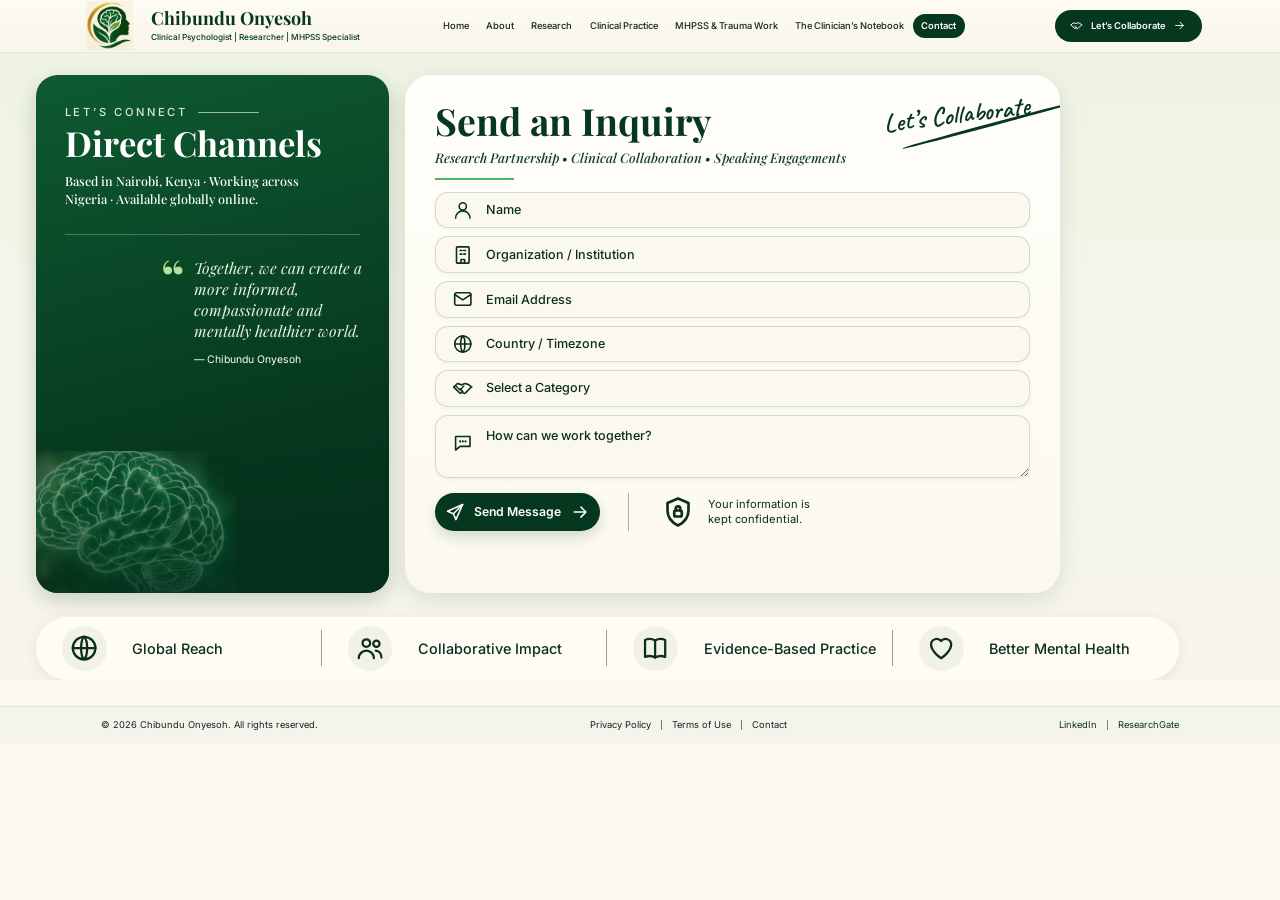
<file: contact.html>
<!DOCTYPE html>
<html lang="en">
<head>
<meta charset="utf-8">
<meta name="viewport" content="width=device-width, initial-scale=1">
<title>Contact | Chibundu Onyesoh</title>
<link rel="icon" type="image/png" href="assets/favicon.png">
<meta name="description" content="Send an inquiry about research partnerships, clinical collaboration, consulting, speaking and media.">
<link rel="preconnect" href="https://fonts.googleapis.com">
<link rel="preconnect" href="https://fonts.gstatic.com" crossorigin>
<link href="https://fonts.googleapis.com/css2?family=Caveat:wght@500;600&family=Inter:wght@400;500;600;700&family=Playfair+Display:ital,wght@0,500;0,600;0,700;1,400;1,500&family=Source+Serif+4:ital,wght@0,400;0,500;0,600;0,700;1,400;1,500&display=swap" rel="stylesheet">
<link rel="stylesheet" href="styles.css">
</head>
<body class="pg-ct">
<svg width="0" height="0" style="position:absolute" aria-hidden="true" focusable="false"><defs><symbol id="i-logo" viewBox="0 0 64 64" fill="none" stroke="currentColor" stroke-width="1.8" stroke-linecap="round" stroke-linejoin="round"><path d="M31 8c-4-3-10-2-13 2-5 0-9 4-9 9 0 2 1 4 2 5-2 3-2 7 0 10-1 4 1 8 5 10 2 5 8 7 12 4 2-1 3-2 3-4V12c0-2-1-3-0-4z" fill="#5fae62" stroke="#0c4a2b" stroke-width="1.6"/><path d="M33 8c4-3 10-2 13 2 5 0 9 4 9 9 0 2-1 4-2 5 2 3 2 7 0 10 1 4-1 8-5 10-2 5-8 7-12 4-2-1-3-2-3-4V12c0-2 1-3 0-4z" fill="#0f5a31" stroke="#0c4a2b" stroke-width="1.6"/><path d="M16 22c4 0 6 2 8 5M14 33c4-1 7 0 9 3M20 44c3-3 6-3 8-1M25 15c-2 3-1 6 2 8M44 22c-4 0-6 2-8 5M48 33c-4-1-7 0-9 3M43 44c-3-3-6-3-8-1M39 15c2 3 1 6-2 8" stroke="#e8f5dc" stroke-width="1.5" fill="none"/><path d="M32 10v44" stroke="#e8f5dc" stroke-width="1.2" fill="none"/></symbol><symbol id="i-head" viewBox="0 0 200 260" fill="none" stroke="currentColor" stroke-width="1.8" stroke-linecap="round" stroke-linejoin="round"><path d="M110 20C62 20 34 56 34 100c0 28 14 42 14 66v24l62 0v-30c0-8 5-12 12-12h16c5 0 5-5 2-9l-9-12c6-2 9-6 8-12l5-6c4-2 6-5 5-10l11-12c3-4 0-7-4-8C148 54 140 20 110 20z" stroke-width="2.4"/><path d="M70 70c10-14 30-16 42-6 10-6 24 0 26 12 8 4 8 16 0 20 2 12-10 20-20 14-8 10-26 8-30-4-12 0-18-12-12-20-6-8-4-16 4-20 0-4-4-8-10-6z" stroke-width="2" opacity=".9"/><path d="M84 74c6 4 6 10 0 14 M104 70c-4 6 0 12 8 12 M96 96c-6 0-10 4-10 8 M118 92c0 6 6 8 12 6" stroke-width="1.6"/><circle cx="84" cy="74" r="2.2" fill="currentColor"/><circle cx="112" cy="82" r="2.2" fill="currentColor"/><circle cx="96" cy="96" r="2.2" fill="currentColor"/><circle cx="130" cy="98" r="2.2" fill="currentColor"/><circle cx="72" cy="94" r="2.2" fill="currentColor"/></symbol><symbol id="i-brain" viewBox="0 0 24 24" fill="none" stroke="currentColor" stroke-width="1.8" stroke-linecap="round" stroke-linejoin="round"><path d="M9 4a3 3 0 0 0-3 3 3 3 0 0 0-2 3 3 3 0 0 0 1.5 2.6A3 3 0 0 0 8 18a3 3 0 0 0 4 1.5V5A3 3 0 0 0 9 4z"/><path d="M15 4a3 3 0 0 1 3 3 3 3 0 0 1 2 3 3 3 0 0 1-1.5 2.6A3 3 0 0 1 16 18a3 3 0 0 1-4 1.5"/><path d="M8 9h2M14 9h2M8 14h2M14 14h2"/></symbol><symbol id="i-book" viewBox="0 0 24 24" fill="none" stroke="currentColor" stroke-width="1.8" stroke-linecap="round" stroke-linejoin="round"><path d="M4 5.5C6.5 4.5 9.5 4.5 12 6c2.5-1.5 5.5-1.5 8-.5V19c-2.5-1-5.5-1-8 .5-2.5-1.5-5.5-1.5-8-.5z"/><path d="M12 6v13.5"/></symbol><symbol id="i-steth" viewBox="0 0 24 24" fill="none" stroke="currentColor" stroke-width="1.8" stroke-linecap="round" stroke-linejoin="round"><path d="M6 3v6a4 4 0 0 0 8 0V3M5 3h2M13 3h2M10 13v2a5 5 0 0 0 10 0v-1"/><circle cx="20" cy="12.5" r="1.8"/></symbol><symbol id="i-shield-heart" viewBox="0 0 24 24" fill="none" stroke="currentColor" stroke-width="1.8" stroke-linecap="round" stroke-linejoin="round"><path d="M12 3l7 3v5c0 4.5-3 8-7 10-4-2-7-5.5-7-10V6z"/><path d="M12 15.5s-3-1.8-3-4a1.7 1.7 0 0 1 3-1 1.7 1.7 0 0 1 3 1c0 2.2-3 4-3 4z"/></symbol><symbol id="i-shield-check" viewBox="0 0 24 24" fill="none" stroke="currentColor" stroke-width="1.8" stroke-linecap="round" stroke-linejoin="round"><path d="M12 3l7 3v5c0 4.5-3 8-7 10-4-2-7-5.5-7-10V6z"/><path d="M9 12l2.2 2.2L15.5 10"/></symbol><symbol id="i-shield-lock" viewBox="0 0 24 24" fill="none" stroke="currentColor" stroke-width="1.8" stroke-linecap="round" stroke-linejoin="round"><path d="M12 3l7 3v5c0 4.5-3 8-7 10-4-2-7-5.5-7-10V6z"/><rect x="9.5" y="11" width="5" height="4" rx="1"/><path d="M10.5 11V9.8a1.5 1.5 0 0 1 3 0V11"/></symbol><symbol id="i-people" viewBox="0 0 24 24" fill="none" stroke="currentColor" stroke-width="1.8" stroke-linecap="round" stroke-linejoin="round"><circle cx="9" cy="8" r="3"/><path d="M3 20c0-3.3 2.7-6 6-6s6 2.7 6 6"/><circle cx="17" cy="8.5" r="2.5"/><path d="M16.5 14c2.6.3 4.5 2.5 4.5 5.5"/></symbol><symbol id="i-check" viewBox="0 0 24 24" fill="none" stroke="currentColor" stroke-width="1.8" stroke-linecap="round" stroke-linejoin="round"><circle cx="12" cy="12" r="10"/><path d="M7.5 12.3l3 3 6-6.3" stroke-width="2.2"/></symbol><symbol id="i-arrow" viewBox="0 0 24 24" fill="none" stroke="currentColor" stroke-width="1.8" stroke-linecap="round" stroke-linejoin="round"><path d="M5 12h14M13 6l6 6-6 6"/></symbol><symbol id="i-arrow-down" viewBox="0 0 24 24" fill="none" stroke="currentColor" stroke-width="1.8" stroke-linecap="round" stroke-linejoin="round"><path d="M12 5v14M6 13l6 6 6-6"/></symbol><symbol id="i-chevron" viewBox="0 0 24 24" fill="none" stroke="currentColor" stroke-width="1.8" stroke-linecap="round" stroke-linejoin="round"><path d="M6 9l6 6 6-6"/></symbol><symbol id="i-external" viewBox="0 0 24 24" fill="none" stroke="currentColor" stroke-width="1.8" stroke-linecap="round" stroke-linejoin="round"><path d="M7 17L17 7M9 7h8v8"/></symbol><symbol id="i-mail" viewBox="0 0 24 24" fill="none" stroke="currentColor" stroke-width="1.8" stroke-linecap="round" stroke-linejoin="round"><rect x="3" y="5" width="18" height="14" rx="2"/><path d="M3 7l9 6 9-6"/></symbol><symbol id="i-headphones" viewBox="0 0 24 24" fill="none" stroke="currentColor" stroke-width="1.8" stroke-linecap="round" stroke-linejoin="round"><path d="M4 16v-4a8 8 0 0 1 16 0v4"/><rect x="3" y="14" width="4" height="7" rx="1.6"/><rect x="17" y="14" width="4" height="7" rx="1.6"/></symbol><symbol id="i-doc" viewBox="0 0 24 24" fill="none" stroke="currentColor" stroke-width="1.8" stroke-linecap="round" stroke-linejoin="round"><path d="M7 3h7l5 5v13H7z"/><path d="M14 3v5h5M10 13h6M10 17h6"/></symbol><symbol id="i-globe" viewBox="0 0 24 24" fill="none" stroke="currentColor" stroke-width="1.8" stroke-linecap="round" stroke-linejoin="round"><circle cx="12" cy="12" r="9"/><path d="M3 12h18M12 3c3.2 3 3.2 15 0 18M12 3c-3.2 3-3.2 15 0 18"/></symbol><symbol id="i-trophy" viewBox="0 0 24 24" fill="none" stroke="currentColor" stroke-width="1.8" stroke-linecap="round" stroke-linejoin="round"><path d="M8 4h8v5a4 4 0 0 1-8 0z"/><path d="M8 6H5v1a3 3 0 0 0 3 3M16 6h3v1a3 3 0 0 1-3 3M12 13v4M8 20h8M10 17h4"/></symbol><symbol id="i-handshake" viewBox="0 0 24 24" fill="none" stroke="currentColor" stroke-width="1.8" stroke-linecap="round" stroke-linejoin="round"><path d="M2 11l4-4 5 1.5L14 7l4 1 4 3"/><path d="M2 11l6 6a2 2 0 0 0 3 0l1-1M11 16l1.5 1.5a1.8 1.8 0 0 0 2.5 0L21 11.5M9 13l3 3"/></symbol><symbol id="i-heart" viewBox="0 0 24 24" fill="none" stroke="currentColor" stroke-width="1.8" stroke-linecap="round" stroke-linejoin="round"><path d="M12 20s-8-5-8-11a4.5 4.5 0 0 1 8-2.6A4.5 4.5 0 0 1 20 9c0 6-8 11-8 11z"/></symbol><symbol id="i-target" viewBox="0 0 24 24" fill="none" stroke="currentColor" stroke-width="1.8" stroke-linecap="round" stroke-linejoin="round"><circle cx="12" cy="12" r="9"/><circle cx="12" cy="12" r="5"/><circle cx="12" cy="12" r="1.5"/></symbol><symbol id="i-eye" viewBox="0 0 24 24" fill="none" stroke="currentColor" stroke-width="1.8" stroke-linecap="round" stroke-linejoin="round"><path d="M2 12s4-7 10-7 10 7 10 7-4 7-10 7S2 12 2 12z"/><circle cx="12" cy="12" r="3"/></symbol><symbol id="i-scale" viewBox="0 0 24 24" fill="none" stroke="currentColor" stroke-width="1.8" stroke-linecap="round" stroke-linejoin="round"><path d="M12 4v16M6 20h12M5 7h14"/><path d="M5 7l-3 7a3.5 3.5 0 0 0 6 0zM19 7l-3 7a3.5 3.5 0 0 0 6 0z"/></symbol><symbol id="i-bulb" viewBox="0 0 24 24" fill="none" stroke="currentColor" stroke-width="1.8" stroke-linecap="round" stroke-linejoin="round"><path d="M9 18h6M10 21h4M12 3a6 6 0 0 0-3.5 11c.7.6 1 1.2 1 2h5c0-.8.3-1.4 1-2A6 6 0 0 0 12 3z"/></symbol><symbol id="i-user" viewBox="0 0 24 24" fill="none" stroke="currentColor" stroke-width="1.8" stroke-linecap="round" stroke-linejoin="round"><circle cx="12" cy="8" r="4"/><path d="M4 21c0-4.4 3.6-8 8-8s8 3.6 8 8"/></symbol><symbol id="i-building" viewBox="0 0 24 24" fill="none" stroke="currentColor" stroke-width="1.8" stroke-linecap="round" stroke-linejoin="round"><rect x="5" y="3" width="14" height="18" rx="1"/><path d="M9 7h2M13 7h2M9 11h2M13 11h2M10 21v-4h4v4"/></symbol><symbol id="i-chat" viewBox="0 0 24 24" fill="none" stroke="currentColor" stroke-width="1.8" stroke-linecap="round" stroke-linejoin="round"><path d="M4 5h16v11H9l-5 4z"/><path d="M9 10.5h.01M12 10.5h.01M15 10.5h.01" stroke-width="2.4"/></symbol><symbol id="i-send" viewBox="0 0 24 24" fill="none" stroke="currentColor" stroke-width="1.8" stroke-linecap="round" stroke-linejoin="round"><path d="M21 3L3 11l7 3 3 7z"/><path d="M10 14L21 3"/></symbol><symbol id="i-mic" viewBox="0 0 24 24" fill="none" stroke="currentColor" stroke-width="1.8" stroke-linecap="round" stroke-linejoin="round"><rect x="9" y="3" width="6" height="11" rx="3"/><path d="M5 11a7 7 0 0 0 14 0M12 18v3M9 21h6"/></symbol><symbol id="i-play" viewBox="0 0 24 24" fill="none" stroke="currentColor" stroke-width="1.8" stroke-linecap="round" stroke-linejoin="round"><path d="M8 5v14l11-7z" fill="currentColor"/></symbol><symbol id="i-pin" viewBox="0 0 24 24" fill="none" stroke="currentColor" stroke-width="1.8" stroke-linecap="round" stroke-linejoin="round"><path d="M12 21s-7-6-7-11a7 7 0 0 1 14 0c0 5-7 11-7 11z"/><circle cx="12" cy="10" r="2.5"/></symbol><symbol id="i-cap" viewBox="0 0 24 24" fill="none" stroke="currentColor" stroke-width="1.8" stroke-linecap="round" stroke-linejoin="round"><path d="M2 9l10-5 10 5-10 5z"/><path d="M6 11.5V16c3 2.5 9 2.5 12 0v-4.5"/></symbol><symbol id="i-gear" viewBox="0 0 24 24" fill="none" stroke="currentColor" stroke-width="1.8" stroke-linecap="round" stroke-linejoin="round"><circle cx="12" cy="12" r="3"/><circle cx="12" cy="12" r="7"/><path d="M12 2v3M12 19v3M2 12h3M19 12h3M5 5l2 2M17 17l2 2M19 5l-2 2M7 17l-2 2"/></symbol><symbol id="i-microscope" viewBox="0 0 24 24" fill="none" stroke="currentColor" stroke-width="1.8" stroke-linecap="round" stroke-linejoin="round"><path d="M9 3l4 2-2.5 5-4-2z"/><path d="M13 7l3 1.5M8 12a5 5 0 0 0 9 3M5 20h14M9 16.5V20"/></symbol><symbol id="i-chart" viewBox="0 0 24 24" fill="none" stroke="currentColor" stroke-width="1.8" stroke-linecap="round" stroke-linejoin="round"><path d="M4 20V11M10 20V4M16 20v-7M22 20H2"/></symbol><symbol id="i-calendar" viewBox="0 0 24 24" fill="none" stroke="currentColor" stroke-width="1.8" stroke-linecap="round" stroke-linejoin="round"><rect x="3" y="5" width="18" height="16" rx="2"/><path d="M3 10h18M8 3v4M16 3v4"/></symbol><symbol id="i-info" viewBox="0 0 24 24" fill="none" stroke="currentColor" stroke-width="1.8" stroke-linecap="round" stroke-linejoin="round"><circle cx="12" cy="12" r="9"/><path d="M12 11v5M12 8h.01" stroke-width="2.2"/></symbol><symbol id="i-download" viewBox="0 0 24 24" fill="none" stroke="currentColor" stroke-width="1.8" stroke-linecap="round" stroke-linejoin="round"><path d="M12 4v11M7 11l5 5 5-5M5 20h14"/></symbol><symbol id="i-leaf" viewBox="0 0 24 24" fill="none" stroke="currentColor" stroke-width="1.8" stroke-linecap="round" stroke-linejoin="round"><path d="M4 20C4 10 10 4 20 4c0 10-6 16-16 16z"/><path d="M4 20c4-6 8-9 12-11"/></symbol><symbol id="i-gender" viewBox="0 0 24 24" fill="none" stroke="currentColor" stroke-width="1.8" stroke-linecap="round" stroke-linejoin="round"><circle cx="10" cy="14" r="5"/><path d="M14 10l6-6M15 4h5v5M10 19v3M8 21h4"/></symbol><symbol id="i-head-brain" viewBox="0 0 24 24" fill="none" stroke="currentColor" stroke-width="1.8" stroke-linecap="round" stroke-linejoin="round"><path d="M8 21v-4C5 15 4 12 4 10a7 7 0 0 1 14 0c0 1.5-.5 2.5-1 3.5l1 1.5h-2v3a2 2 0 0 1-2 2z"/><path d="M9 9a2 2 0 0 1 4 0M13 9h2M10 12.5h3"/></symbol><symbol id="i-hands-leaf" viewBox="0 0 24 24" fill="none" stroke="currentColor" stroke-width="1.8" stroke-linecap="round" stroke-linejoin="round"><path d="M12 12c-4 0-6-2.5-6-6 4 0 6 2 6 6zM12 12c4 0 6-2.5 6-6-4 0-6 2-6 6z"/><path d="M12 12v8M7 20h10"/></symbol><symbol id="i-family" viewBox="0 0 24 24" fill="none" stroke="currentColor" stroke-width="1.8" stroke-linecap="round" stroke-linejoin="round"><circle cx="8" cy="7" r="2.5"/><circle cx="16" cy="7" r="2.5"/><circle cx="12" cy="13" r="2"/><path d="M3 19c0-2.8 2.2-5 5-5M21 19c0-2.8-2.2-5-5-5M8.5 20.5c0-2 1.6-3.5 3.5-3.5s3.5 1.5 3.5 3.5"/></symbol><symbol id="i-audio" viewBox="0 0 24 24" fill="none" stroke="currentColor" stroke-width="1.8" stroke-linecap="round" stroke-linejoin="round"><path d="M3 12h1M7 8v8M11 4v16M15 8v8M19 10v4M22 12h-1"/></symbol><symbol id="i-spotify" viewBox="0 0 24 24" fill="none" stroke="currentColor" stroke-width="1.8" stroke-linecap="round" stroke-linejoin="round"><circle cx="12" cy="12" r="11" fill="#1db954" stroke="none"/><path d="M5.8 9.2c4.2-1.2 8.8-.9 12.4 1.1M6.7 12.6c3.4-.9 6.9-.6 9.8 1M7.6 15.8c2.6-.6 5.2-.4 7.4.8" stroke="#06150d" stroke-width="1.9" fill="none"/></symbol><symbol id="i-apple" viewBox="0 0 24 24" fill="none" stroke="currentColor" stroke-width="1.8" stroke-linecap="round" stroke-linejoin="round"><circle cx="12" cy="12" r="11" fill="#a54be8" stroke="none"/><circle cx="12" cy="9.5" r="2" fill="#fff" stroke="none"/><path d="M12 12.8c1.3 0 2.1.9 2 2.1l-.4 4a1.6 1.6 0 0 1-3.2 0l-.4-4c-.1-1.2.7-2.1 2-2.1z" fill="#fff" stroke="none"/><path d="M8.1 12.4a4.2 4.2 0 1 1 7.8 0M5.6 14a7.2 7.2 0 1 1 12.8 0" stroke="#fff" stroke-width="1.5" fill="none"/></symbol><symbol id="i-linkedin" viewBox="0 0 24 24" fill="none" stroke="currentColor" stroke-width="1.8" stroke-linecap="round" stroke-linejoin="round"><rect width="24" height="24" rx="5" fill="#0a66c2" stroke="none"/><path d="M7 10h2.5v7H7zM8.2 6.5a1.4 1.4 0 1 1 0 2.8 1.4 1.4 0 0 1 0-2.8M11 10h2.4v1c.5-.8 1.3-1.2 2.3-1.2 2 0 2.8 1.2 2.8 3.3V17H16v-3.4c0-1-.3-1.5-1.1-1.5s-1.4.5-1.4 1.6V17H11z" fill="#fff" stroke="none"/></symbol><symbol id="i-rgate" viewBox="0 0 24 24" fill="none" stroke="currentColor" stroke-width="1.8" stroke-linecap="round" stroke-linejoin="round"><rect width="24" height="24" rx="12" fill="#00c4a7" stroke="none"/><text x="12" y="15.5" text-anchor="middle" font-family="Arial,sans-serif" font-weight="700" font-size="9" fill="#fff" stroke="none">RG</text></symbol><symbol id="i-scholar" viewBox="0 0 24 24" fill="none" stroke="currentColor" stroke-width="1.8" stroke-linecap="round" stroke-linejoin="round"><path d="M12 3L1 9l11 6 9-4.9V17h2V9z" fill="#4285f4" stroke="none"/><path d="M5 13.2V17c0 1.7 3.1 3 7 3s7-1.3 7-3v-3.8l-7 3.8z" fill="#7baaf7" stroke="none"/></symbol><symbol id="i-menu" viewBox="0 0 24 24" fill="none" stroke="currentColor" stroke-width="1.8" stroke-linecap="round" stroke-linejoin="round"><path d="M4 7h16M4 12h16M4 17h16"/></symbol><symbol id="i-tick" viewBox="0 0 24 24" fill="none" stroke="currentColor" stroke-width="1.8" stroke-linecap="round" stroke-linejoin="round"><path d="M5 12.5l4.5 4.5L19 7.5"/></symbol><symbol id="i-leaves" viewBox="0 0 100 100" fill="none" stroke="currentColor" stroke-width="1.8" stroke-linecap="round" stroke-linejoin="round"><path d="M50 96C48 62 52 30 80 6c12 30 4 64-30 90z" fill="currentColor" stroke="none"/><path d="M50 96C40 72 20 62 2 60c8 22 24 34 48 36z" fill="currentColor" stroke="none"/><path d="M52 96c6-20 22-32 46-34-4 20-20 32-46 34z" fill="currentColor" stroke="none"/></symbol></defs></svg>
<header class="hdr"><div class="stage">
  <a class="brand" href="index.html" aria-label="Chibundu Onyesoh — Home">
    <img class="brand-mark" src="assets/chibundu-logo-mark.png" alt="">
    <span><span class="nm">Chibundu Onyesoh</span><span class="sb">Clinical Psychologist | Researcher | MHPSS Specialist</span></span>
  </a>
  <nav id="site-nav" aria-label="Main navigation"><a href="index.html">Home</a><a href="about.html">About</a><a href="research.html">Research</a><a href="clinical-practice.html">Clinical Practice</a><a href="mhpss-trauma.html">MHPSS & Trauma Work</a><a href="podcast.html">The Clinician’s Notebook</a><a href="contact.html">Contact</a></nav>
  <a class="cta" href="contact.html"><svg class="ico " aria-hidden="true"><use href="#i-handshake"/></svg> Let’s Collaborate <svg class="ico " aria-hidden="true"><use href="#i-arrow"/></svg></a>
  <button class="menu-toggle" type="button" aria-expanded="false" aria-controls="site-nav" aria-label="Open menu"><svg class="ico " aria-hidden="true"><use href="#i-menu"/></svg></button>
</div></header>
<main>

<div class="ct">
  <section class="dc" aria-labelledby="dch">
    <div class="eyebrow">LET&rsquo;S CONNECT</div>
    <h1 id="dch">Direct Channels</h1>
    <p class="lc">Based in Nairobi, Kenya &middot; Working across Nigeria &middot; Available globally online.</p>
    <hr>
    <blockquote>Together, we can create a more informed, compassionate and mentally healthier world.</blockquote>
    <cite>&mdash; Chibundu Onyesoh</cite>
    <img class="hd-img" src="assets/contact-brain.png" alt="" aria-hidden="true">
  </section>
  <section class="fm" aria-labelledby="inq">
    <span class="cs" aria-hidden="true">Let&rsquo;s Collaborate</span>
    <h2 id="inq">Send an Inquiry</h2>
    <p class="sb">Research Partnership &bull; Clinical Collaboration &bull; Speaking Engagements</p>
    <div id="form-success" class="ct-ok" role="status"></div>
    <form id="inquiry-form" novalidate>
      <div class="fld"><svg class="ico " aria-hidden="true"><use href="#i-user"/></svg><label class="sr-only" for="f-name">Name</label><input id="f-name" name="name" type="text" placeholder="Name" autocomplete="name"><p class="er"></p></div>
      <div class="fld"><svg class="ico " aria-hidden="true"><use href="#i-building"/></svg><label class="sr-only" for="f-org">Organization / Institution</label><input id="f-org" name="org" type="text" placeholder="Organization / Institution" autocomplete="organization"><p class="er"></p></div>
      <div class="fld"><svg class="ico " aria-hidden="true"><use href="#i-mail"/></svg><label class="sr-only" for="f-email">Email Address</label><input id="f-email" name="email" type="email" placeholder="Email Address" autocomplete="email"><p class="er"></p></div>
      <div class="fld"><svg class="ico " aria-hidden="true"><use href="#i-globe"/></svg><label class="sr-only" for="f-country">Country / Timezone</label><input id="f-country" name="country" type="text" placeholder="Country / Timezone"><p class="er"></p></div>
      <div class="fld"><svg class="ico " aria-hidden="true"><use href="#i-handshake"/></svg><label class="sr-only" for="f-cat">Category</label>
        <select id="f-cat" name="category"><option value="">Select a Category</option><option>Research Partnership</option><option>Clinical Collaboration</option><option>Consulting</option><option>Speaking Engagement</option><option>Media &amp; Podcast</option><option>Clinical Inquiry</option><option>Other</option></select><svg class="ico cv" aria-hidden="true"><use href="#i-chevron"/></svg><p class="er"></p></div>
      <div class="fld ta"><svg class="ico " aria-hidden="true"><use href="#i-chat"/></svg><label class="sr-only" for="f-msg">How can we work together?</label><textarea id="f-msg" name="message" placeholder="How can we work together?"></textarea><p class="er"></p></div>
      <div class="ff"><button class="btn btn-dark" type="submit"><svg class="ico " aria-hidden="true"><use href="#i-send"/></svg> Send Message <svg class="ico " aria-hidden="true"><use href="#i-arrow"/></svg></button><div class="sec"><svg class="ico " aria-hidden="true"><use href="#i-shield-lock"/></svg><span>Your information is<br>kept confidential.</span></div></div>
    </form>
  </section>
</div>
<div class="ct-strip">
  <div class="it"><span class="ic"><svg class="ico " aria-hidden="true"><use href="#i-globe"/></svg></span>Global Reach</div>
  <div class="it"><span class="ic"><svg class="ico " aria-hidden="true"><use href="#i-people"/></svg></span>Collaborative Impact</div>
  <div class="it"><span class="ic"><svg class="ico " aria-hidden="true"><use href="#i-book"/></svg></span>Evidence-Based Practice</div>
  <div class="it"><span class="ic"><svg class="ico " aria-hidden="true"><use href="#i-heart"/></svg></span>Better Mental Health</div>
</div>

</main>
<footer class="ftr"><div class="stage">
  <span>&copy; <span data-current-year></span> Chibundu Onyesoh. All rights reserved.</span>
  <nav class="lk" aria-label="Footer"><a href="contact.html">Privacy Policy</a><i></i><a href="contact.html">Terms of Use</a><i></i><a href="contact.html">Contact</a></nav>
  <nav class="social" aria-label="Social links"><a href="https://www.linkedin.com/" target="_blank" rel="noopener">LinkedIn</a><i></i><a href="https://www.researchgate.net/" target="_blank" rel="noopener">ResearchGate</a></nav>
</div></footer>
<script src="script.js"></script>
</body>
</html>
</file>
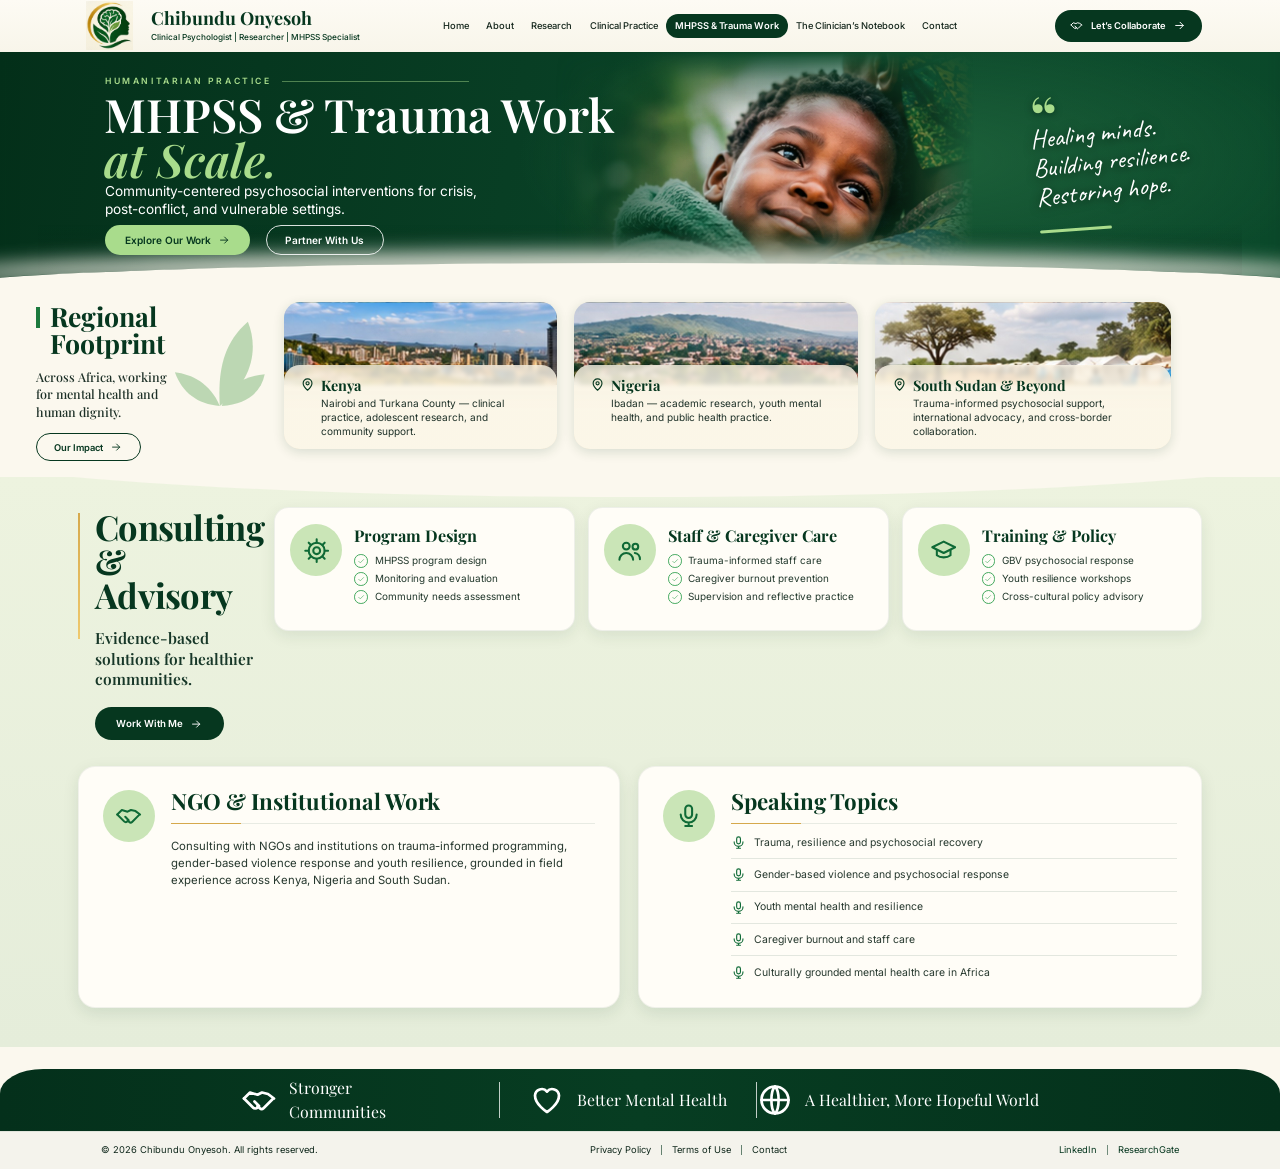
<file: mhpss-trauma.html>
<!DOCTYPE html>
<html lang="en">
<head>
<meta charset="utf-8">
<meta name="viewport" content="width=device-width, initial-scale=1">
<title>MHPSS &amp; Trauma Work | Chibundu Onyesoh</title>
<link rel="icon" type="image/png" href="assets/favicon.png">
<meta name="description" content="Community-centred psychosocial interventions across Kenya, Nigeria and South Sudan; consulting, advisory and speaking.">
<link rel="preconnect" href="https://fonts.googleapis.com">
<link rel="preconnect" href="https://fonts.gstatic.com" crossorigin>
<link href="https://fonts.googleapis.com/css2?family=Caveat:wght@500;600&family=Inter:wght@400;500;600;700&family=Playfair+Display:ital,wght@0,500;0,600;0,700;1,400;1,500&family=Source+Serif+4:ital,wght@0,400;0,500;0,600;0,700;1,400;1,500&display=swap" rel="stylesheet">
<link rel="stylesheet" href="styles.css">
</head>
<body class="pg-mh">
<svg width="0" height="0" style="position:absolute" aria-hidden="true" focusable="false"><defs><symbol id="i-logo" viewBox="0 0 64 64" fill="none" stroke="currentColor" stroke-width="1.8" stroke-linecap="round" stroke-linejoin="round"><path d="M31 8c-4-3-10-2-13 2-5 0-9 4-9 9 0 2 1 4 2 5-2 3-2 7 0 10-1 4 1 8 5 10 2 5 8 7 12 4 2-1 3-2 3-4V12c0-2-1-3-0-4z" fill="#5fae62" stroke="#0c4a2b" stroke-width="1.6"/><path d="M33 8c4-3 10-2 13 2 5 0 9 4 9 9 0 2-1 4-2 5 2 3 2 7 0 10 1 4-1 8-5 10-2 5-8 7-12 4-2-1-3-2-3-4V12c0-2 1-3 0-4z" fill="#0f5a31" stroke="#0c4a2b" stroke-width="1.6"/><path d="M16 22c4 0 6 2 8 5M14 33c4-1 7 0 9 3M20 44c3-3 6-3 8-1M25 15c-2 3-1 6 2 8M44 22c-4 0-6 2-8 5M48 33c-4-1-7 0-9 3M43 44c-3-3-6-3-8-1M39 15c2 3 1 6-2 8" stroke="#e8f5dc" stroke-width="1.5" fill="none"/><path d="M32 10v44" stroke="#e8f5dc" stroke-width="1.2" fill="none"/></symbol><symbol id="i-head" viewBox="0 0 200 260" fill="none" stroke="currentColor" stroke-width="1.8" stroke-linecap="round" stroke-linejoin="round"><path d="M110 20C62 20 34 56 34 100c0 28 14 42 14 66v24l62 0v-30c0-8 5-12 12-12h16c5 0 5-5 2-9l-9-12c6-2 9-6 8-12l5-6c4-2 6-5 5-10l11-12c3-4 0-7-4-8C148 54 140 20 110 20z" stroke-width="2.4"/><path d="M70 70c10-14 30-16 42-6 10-6 24 0 26 12 8 4 8 16 0 20 2 12-10 20-20 14-8 10-26 8-30-4-12 0-18-12-12-20-6-8-4-16 4-20 0-4-4-8-10-6z" stroke-width="2" opacity=".9"/><path d="M84 74c6 4 6 10 0 14 M104 70c-4 6 0 12 8 12 M96 96c-6 0-10 4-10 8 M118 92c0 6 6 8 12 6" stroke-width="1.6"/><circle cx="84" cy="74" r="2.2" fill="currentColor"/><circle cx="112" cy="82" r="2.2" fill="currentColor"/><circle cx="96" cy="96" r="2.2" fill="currentColor"/><circle cx="130" cy="98" r="2.2" fill="currentColor"/><circle cx="72" cy="94" r="2.2" fill="currentColor"/></symbol><symbol id="i-brain" viewBox="0 0 24 24" fill="none" stroke="currentColor" stroke-width="1.8" stroke-linecap="round" stroke-linejoin="round"><path d="M9 4a3 3 0 0 0-3 3 3 3 0 0 0-2 3 3 3 0 0 0 1.5 2.6A3 3 0 0 0 8 18a3 3 0 0 0 4 1.5V5A3 3 0 0 0 9 4z"/><path d="M15 4a3 3 0 0 1 3 3 3 3 0 0 1 2 3 3 3 0 0 1-1.5 2.6A3 3 0 0 1 16 18a3 3 0 0 1-4 1.5"/><path d="M8 9h2M14 9h2M8 14h2M14 14h2"/></symbol><symbol id="i-book" viewBox="0 0 24 24" fill="none" stroke="currentColor" stroke-width="1.8" stroke-linecap="round" stroke-linejoin="round"><path d="M4 5.5C6.5 4.5 9.5 4.5 12 6c2.5-1.5 5.5-1.5 8-.5V19c-2.5-1-5.5-1-8 .5-2.5-1.5-5.5-1.5-8-.5z"/><path d="M12 6v13.5"/></symbol><symbol id="i-steth" viewBox="0 0 24 24" fill="none" stroke="currentColor" stroke-width="1.8" stroke-linecap="round" stroke-linejoin="round"><path d="M6 3v6a4 4 0 0 0 8 0V3M5 3h2M13 3h2M10 13v2a5 5 0 0 0 10 0v-1"/><circle cx="20" cy="12.5" r="1.8"/></symbol><symbol id="i-shield-heart" viewBox="0 0 24 24" fill="none" stroke="currentColor" stroke-width="1.8" stroke-linecap="round" stroke-linejoin="round"><path d="M12 3l7 3v5c0 4.5-3 8-7 10-4-2-7-5.5-7-10V6z"/><path d="M12 15.5s-3-1.8-3-4a1.7 1.7 0 0 1 3-1 1.7 1.7 0 0 1 3 1c0 2.2-3 4-3 4z"/></symbol><symbol id="i-shield-check" viewBox="0 0 24 24" fill="none" stroke="currentColor" stroke-width="1.8" stroke-linecap="round" stroke-linejoin="round"><path d="M12 3l7 3v5c0 4.5-3 8-7 10-4-2-7-5.5-7-10V6z"/><path d="M9 12l2.2 2.2L15.5 10"/></symbol><symbol id="i-shield-lock" viewBox="0 0 24 24" fill="none" stroke="currentColor" stroke-width="1.8" stroke-linecap="round" stroke-linejoin="round"><path d="M12 3l7 3v5c0 4.5-3 8-7 10-4-2-7-5.5-7-10V6z"/><rect x="9.5" y="11" width="5" height="4" rx="1"/><path d="M10.5 11V9.8a1.5 1.5 0 0 1 3 0V11"/></symbol><symbol id="i-people" viewBox="0 0 24 24" fill="none" stroke="currentColor" stroke-width="1.8" stroke-linecap="round" stroke-linejoin="round"><circle cx="9" cy="8" r="3"/><path d="M3 20c0-3.3 2.7-6 6-6s6 2.7 6 6"/><circle cx="17" cy="8.5" r="2.5"/><path d="M16.5 14c2.6.3 4.5 2.5 4.5 5.5"/></symbol><symbol id="i-check" viewBox="0 0 24 24" fill="none" stroke="currentColor" stroke-width="1.8" stroke-linecap="round" stroke-linejoin="round"><circle cx="12" cy="12" r="10"/><path d="M7.5 12.3l3 3 6-6.3" stroke-width="2.2"/></symbol><symbol id="i-arrow" viewBox="0 0 24 24" fill="none" stroke="currentColor" stroke-width="1.8" stroke-linecap="round" stroke-linejoin="round"><path d="M5 12h14M13 6l6 6-6 6"/></symbol><symbol id="i-arrow-down" viewBox="0 0 24 24" fill="none" stroke="currentColor" stroke-width="1.8" stroke-linecap="round" stroke-linejoin="round"><path d="M12 5v14M6 13l6 6 6-6"/></symbol><symbol id="i-chevron" viewBox="0 0 24 24" fill="none" stroke="currentColor" stroke-width="1.8" stroke-linecap="round" stroke-linejoin="round"><path d="M6 9l6 6 6-6"/></symbol><symbol id="i-external" viewBox="0 0 24 24" fill="none" stroke="currentColor" stroke-width="1.8" stroke-linecap="round" stroke-linejoin="round"><path d="M7 17L17 7M9 7h8v8"/></symbol><symbol id="i-mail" viewBox="0 0 24 24" fill="none" stroke="currentColor" stroke-width="1.8" stroke-linecap="round" stroke-linejoin="round"><rect x="3" y="5" width="18" height="14" rx="2"/><path d="M3 7l9 6 9-6"/></symbol><symbol id="i-headphones" viewBox="0 0 24 24" fill="none" stroke="currentColor" stroke-width="1.8" stroke-linecap="round" stroke-linejoin="round"><path d="M4 16v-4a8 8 0 0 1 16 0v4"/><rect x="3" y="14" width="4" height="7" rx="1.6"/><rect x="17" y="14" width="4" height="7" rx="1.6"/></symbol><symbol id="i-doc" viewBox="0 0 24 24" fill="none" stroke="currentColor" stroke-width="1.8" stroke-linecap="round" stroke-linejoin="round"><path d="M7 3h7l5 5v13H7z"/><path d="M14 3v5h5M10 13h6M10 17h6"/></symbol><symbol id="i-globe" viewBox="0 0 24 24" fill="none" stroke="currentColor" stroke-width="1.8" stroke-linecap="round" stroke-linejoin="round"><circle cx="12" cy="12" r="9"/><path d="M3 12h18M12 3c3.2 3 3.2 15 0 18M12 3c-3.2 3-3.2 15 0 18"/></symbol><symbol id="i-trophy" viewBox="0 0 24 24" fill="none" stroke="currentColor" stroke-width="1.8" stroke-linecap="round" stroke-linejoin="round"><path d="M8 4h8v5a4 4 0 0 1-8 0z"/><path d="M8 6H5v1a3 3 0 0 0 3 3M16 6h3v1a3 3 0 0 1-3 3M12 13v4M8 20h8M10 17h4"/></symbol><symbol id="i-handshake" viewBox="0 0 24 24" fill="none" stroke="currentColor" stroke-width="1.8" stroke-linecap="round" stroke-linejoin="round"><path d="M2 11l4-4 5 1.5L14 7l4 1 4 3"/><path d="M2 11l6 6a2 2 0 0 0 3 0l1-1M11 16l1.5 1.5a1.8 1.8 0 0 0 2.5 0L21 11.5M9 13l3 3"/></symbol><symbol id="i-heart" viewBox="0 0 24 24" fill="none" stroke="currentColor" stroke-width="1.8" stroke-linecap="round" stroke-linejoin="round"><path d="M12 20s-8-5-8-11a4.5 4.5 0 0 1 8-2.6A4.5 4.5 0 0 1 20 9c0 6-8 11-8 11z"/></symbol><symbol id="i-target" viewBox="0 0 24 24" fill="none" stroke="currentColor" stroke-width="1.8" stroke-linecap="round" stroke-linejoin="round"><circle cx="12" cy="12" r="9"/><circle cx="12" cy="12" r="5"/><circle cx="12" cy="12" r="1.5"/></symbol><symbol id="i-eye" viewBox="0 0 24 24" fill="none" stroke="currentColor" stroke-width="1.8" stroke-linecap="round" stroke-linejoin="round"><path d="M2 12s4-7 10-7 10 7 10 7-4 7-10 7S2 12 2 12z"/><circle cx="12" cy="12" r="3"/></symbol><symbol id="i-scale" viewBox="0 0 24 24" fill="none" stroke="currentColor" stroke-width="1.8" stroke-linecap="round" stroke-linejoin="round"><path d="M12 4v16M6 20h12M5 7h14"/><path d="M5 7l-3 7a3.5 3.5 0 0 0 6 0zM19 7l-3 7a3.5 3.5 0 0 0 6 0z"/></symbol><symbol id="i-bulb" viewBox="0 0 24 24" fill="none" stroke="currentColor" stroke-width="1.8" stroke-linecap="round" stroke-linejoin="round"><path d="M9 18h6M10 21h4M12 3a6 6 0 0 0-3.5 11c.7.6 1 1.2 1 2h5c0-.8.3-1.4 1-2A6 6 0 0 0 12 3z"/></symbol><symbol id="i-user" viewBox="0 0 24 24" fill="none" stroke="currentColor" stroke-width="1.8" stroke-linecap="round" stroke-linejoin="round"><circle cx="12" cy="8" r="4"/><path d="M4 21c0-4.4 3.6-8 8-8s8 3.6 8 8"/></symbol><symbol id="i-building" viewBox="0 0 24 24" fill="none" stroke="currentColor" stroke-width="1.8" stroke-linecap="round" stroke-linejoin="round"><rect x="5" y="3" width="14" height="18" rx="1"/><path d="M9 7h2M13 7h2M9 11h2M13 11h2M10 21v-4h4v4"/></symbol><symbol id="i-chat" viewBox="0 0 24 24" fill="none" stroke="currentColor" stroke-width="1.8" stroke-linecap="round" stroke-linejoin="round"><path d="M4 5h16v11H9l-5 4z"/><path d="M9 10.5h.01M12 10.5h.01M15 10.5h.01" stroke-width="2.4"/></symbol><symbol id="i-send" viewBox="0 0 24 24" fill="none" stroke="currentColor" stroke-width="1.8" stroke-linecap="round" stroke-linejoin="round"><path d="M21 3L3 11l7 3 3 7z"/><path d="M10 14L21 3"/></symbol><symbol id="i-mic" viewBox="0 0 24 24" fill="none" stroke="currentColor" stroke-width="1.8" stroke-linecap="round" stroke-linejoin="round"><rect x="9" y="3" width="6" height="11" rx="3"/><path d="M5 11a7 7 0 0 0 14 0M12 18v3M9 21h6"/></symbol><symbol id="i-play" viewBox="0 0 24 24" fill="none" stroke="currentColor" stroke-width="1.8" stroke-linecap="round" stroke-linejoin="round"><path d="M8 5v14l11-7z" fill="currentColor"/></symbol><symbol id="i-pin" viewBox="0 0 24 24" fill="none" stroke="currentColor" stroke-width="1.8" stroke-linecap="round" stroke-linejoin="round"><path d="M12 21s-7-6-7-11a7 7 0 0 1 14 0c0 5-7 11-7 11z"/><circle cx="12" cy="10" r="2.5"/></symbol><symbol id="i-cap" viewBox="0 0 24 24" fill="none" stroke="currentColor" stroke-width="1.8" stroke-linecap="round" stroke-linejoin="round"><path d="M2 9l10-5 10 5-10 5z"/><path d="M6 11.5V16c3 2.5 9 2.5 12 0v-4.5"/></symbol><symbol id="i-gear" viewBox="0 0 24 24" fill="none" stroke="currentColor" stroke-width="1.8" stroke-linecap="round" stroke-linejoin="round"><circle cx="12" cy="12" r="3"/><circle cx="12" cy="12" r="7"/><path d="M12 2v3M12 19v3M2 12h3M19 12h3M5 5l2 2M17 17l2 2M19 5l-2 2M7 17l-2 2"/></symbol><symbol id="i-microscope" viewBox="0 0 24 24" fill="none" stroke="currentColor" stroke-width="1.8" stroke-linecap="round" stroke-linejoin="round"><path d="M9 3l4 2-2.5 5-4-2z"/><path d="M13 7l3 1.5M8 12a5 5 0 0 0 9 3M5 20h14M9 16.5V20"/></symbol><symbol id="i-chart" viewBox="0 0 24 24" fill="none" stroke="currentColor" stroke-width="1.8" stroke-linecap="round" stroke-linejoin="round"><path d="M4 20V11M10 20V4M16 20v-7M22 20H2"/></symbol><symbol id="i-calendar" viewBox="0 0 24 24" fill="none" stroke="currentColor" stroke-width="1.8" stroke-linecap="round" stroke-linejoin="round"><rect x="3" y="5" width="18" height="16" rx="2"/><path d="M3 10h18M8 3v4M16 3v4"/></symbol><symbol id="i-info" viewBox="0 0 24 24" fill="none" stroke="currentColor" stroke-width="1.8" stroke-linecap="round" stroke-linejoin="round"><circle cx="12" cy="12" r="9"/><path d="M12 11v5M12 8h.01" stroke-width="2.2"/></symbol><symbol id="i-download" viewBox="0 0 24 24" fill="none" stroke="currentColor" stroke-width="1.8" stroke-linecap="round" stroke-linejoin="round"><path d="M12 4v11M7 11l5 5 5-5M5 20h14"/></symbol><symbol id="i-leaf" viewBox="0 0 24 24" fill="none" stroke="currentColor" stroke-width="1.8" stroke-linecap="round" stroke-linejoin="round"><path d="M4 20C4 10 10 4 20 4c0 10-6 16-16 16z"/><path d="M4 20c4-6 8-9 12-11"/></symbol><symbol id="i-gender" viewBox="0 0 24 24" fill="none" stroke="currentColor" stroke-width="1.8" stroke-linecap="round" stroke-linejoin="round"><circle cx="10" cy="14" r="5"/><path d="M14 10l6-6M15 4h5v5M10 19v3M8 21h4"/></symbol><symbol id="i-head-brain" viewBox="0 0 24 24" fill="none" stroke="currentColor" stroke-width="1.8" stroke-linecap="round" stroke-linejoin="round"><path d="M8 21v-4C5 15 4 12 4 10a7 7 0 0 1 14 0c0 1.5-.5 2.5-1 3.5l1 1.5h-2v3a2 2 0 0 1-2 2z"/><path d="M9 9a2 2 0 0 1 4 0M13 9h2M10 12.5h3"/></symbol><symbol id="i-hands-leaf" viewBox="0 0 24 24" fill="none" stroke="currentColor" stroke-width="1.8" stroke-linecap="round" stroke-linejoin="round"><path d="M12 12c-4 0-6-2.5-6-6 4 0 6 2 6 6zM12 12c4 0 6-2.5 6-6-4 0-6 2-6 6z"/><path d="M12 12v8M7 20h10"/></symbol><symbol id="i-family" viewBox="0 0 24 24" fill="none" stroke="currentColor" stroke-width="1.8" stroke-linecap="round" stroke-linejoin="round"><circle cx="8" cy="7" r="2.5"/><circle cx="16" cy="7" r="2.5"/><circle cx="12" cy="13" r="2"/><path d="M3 19c0-2.8 2.2-5 5-5M21 19c0-2.8-2.2-5-5-5M8.5 20.5c0-2 1.6-3.5 3.5-3.5s3.5 1.5 3.5 3.5"/></symbol><symbol id="i-audio" viewBox="0 0 24 24" fill="none" stroke="currentColor" stroke-width="1.8" stroke-linecap="round" stroke-linejoin="round"><path d="M3 12h1M7 8v8M11 4v16M15 8v8M19 10v4M22 12h-1"/></symbol><symbol id="i-spotify" viewBox="0 0 24 24" fill="none" stroke="currentColor" stroke-width="1.8" stroke-linecap="round" stroke-linejoin="round"><circle cx="12" cy="12" r="11" fill="#1db954" stroke="none"/><path d="M5.8 9.2c4.2-1.2 8.8-.9 12.4 1.1M6.7 12.6c3.4-.9 6.9-.6 9.8 1M7.6 15.8c2.6-.6 5.2-.4 7.4.8" stroke="#06150d" stroke-width="1.9" fill="none"/></symbol><symbol id="i-apple" viewBox="0 0 24 24" fill="none" stroke="currentColor" stroke-width="1.8" stroke-linecap="round" stroke-linejoin="round"><circle cx="12" cy="12" r="11" fill="#a54be8" stroke="none"/><circle cx="12" cy="9.5" r="2" fill="#fff" stroke="none"/><path d="M12 12.8c1.3 0 2.1.9 2 2.1l-.4 4a1.6 1.6 0 0 1-3.2 0l-.4-4c-.1-1.2.7-2.1 2-2.1z" fill="#fff" stroke="none"/><path d="M8.1 12.4a4.2 4.2 0 1 1 7.8 0M5.6 14a7.2 7.2 0 1 1 12.8 0" stroke="#fff" stroke-width="1.5" fill="none"/></symbol><symbol id="i-linkedin" viewBox="0 0 24 24" fill="none" stroke="currentColor" stroke-width="1.8" stroke-linecap="round" stroke-linejoin="round"><rect width="24" height="24" rx="5" fill="#0a66c2" stroke="none"/><path d="M7 10h2.5v7H7zM8.2 6.5a1.4 1.4 0 1 1 0 2.8 1.4 1.4 0 0 1 0-2.8M11 10h2.4v1c.5-.8 1.3-1.2 2.3-1.2 2 0 2.8 1.2 2.8 3.3V17H16v-3.4c0-1-.3-1.5-1.1-1.5s-1.4.5-1.4 1.6V17H11z" fill="#fff" stroke="none"/></symbol><symbol id="i-rgate" viewBox="0 0 24 24" fill="none" stroke="currentColor" stroke-width="1.8" stroke-linecap="round" stroke-linejoin="round"><rect width="24" height="24" rx="12" fill="#00c4a7" stroke="none"/><text x="12" y="15.5" text-anchor="middle" font-family="Arial,sans-serif" font-weight="700" font-size="9" fill="#fff" stroke="none">RG</text></symbol><symbol id="i-scholar" viewBox="0 0 24 24" fill="none" stroke="currentColor" stroke-width="1.8" stroke-linecap="round" stroke-linejoin="round"><path d="M12 3L1 9l11 6 9-4.9V17h2V9z" fill="#4285f4" stroke="none"/><path d="M5 13.2V17c0 1.7 3.1 3 7 3s7-1.3 7-3v-3.8l-7 3.8z" fill="#7baaf7" stroke="none"/></symbol><symbol id="i-menu" viewBox="0 0 24 24" fill="none" stroke="currentColor" stroke-width="1.8" stroke-linecap="round" stroke-linejoin="round"><path d="M4 7h16M4 12h16M4 17h16"/></symbol><symbol id="i-tick" viewBox="0 0 24 24" fill="none" stroke="currentColor" stroke-width="1.8" stroke-linecap="round" stroke-linejoin="round"><path d="M5 12.5l4.5 4.5L19 7.5"/></symbol><symbol id="i-leaves" viewBox="0 0 100 100" fill="none" stroke="currentColor" stroke-width="1.8" stroke-linecap="round" stroke-linejoin="round"><path d="M50 96C48 62 52 30 80 6c12 30 4 64-30 90z" fill="currentColor" stroke="none"/><path d="M50 96C40 72 20 62 2 60c8 22 24 34 48 36z" fill="currentColor" stroke="none"/><path d="M52 96c6-20 22-32 46-34-4 20-20 32-46 34z" fill="currentColor" stroke="none"/></symbol></defs></svg>
<header class="hdr"><div class="stage">
  <a class="brand" href="index.html" aria-label="Chibundu Onyesoh — Home">
    <img class="brand-mark" src="assets/chibundu-logo-mark.png" alt="">
    <span><span class="nm">Chibundu Onyesoh</span><span class="sb">Clinical Psychologist | Researcher | MHPSS Specialist</span></span>
  </a>
  <nav id="site-nav" aria-label="Main navigation"><a href="index.html">Home</a><a href="about.html">About</a><a href="research.html">Research</a><a href="clinical-practice.html">Clinical Practice</a><a href="mhpss-trauma.html">MHPSS & Trauma Work</a><a href="podcast.html">The Clinician’s Notebook</a><a href="contact.html">Contact</a></nav>
  <a class="cta" href="contact.html"><svg class="ico " aria-hidden="true"><use href="#i-handshake"/></svg> Let’s Collaborate <svg class="ico " aria-hidden="true"><use href="#i-arrow"/></svg></a>
  <button class="menu-toggle" type="button" aria-expanded="false" aria-controls="site-nav" aria-label="Open menu"><svg class="ico " aria-hidden="true"><use href="#i-menu"/></svg></button>
</div></header>
<main>

<section class="hero"><div class="stage">
  <div class="art fade" style="left:72rem;width:58rem;background-image:url(assets/hero-mhpss.jpg)" role="img" aria-label="A smiling child held close in a colourful wrap"></div>
  <div class="eyebrow">Humanitarian Practice</div>
  <h1>MHPSS &amp; Trauma Work<br><em>at Scale.</em></h1>
  <p class="lead">Community-centered psychosocial interventions for crisis, post-conflict, and vulnerable settings.</p>
  <div class="btns"><a class="btn btn-lime" href="#footprint">Explore Our Work <svg class="ico " aria-hidden="true"><use href="#i-arrow"/></svg></a><a class="btn btn-ghost" href="contact.html">Partner With Us</a></div>
  <div class="qp"><b>&ldquo;</b><div>Healing minds.<br>Building resilience.<br>Restoring hope.</div><hr></div>
</div></section>

<section class="mh-reg" id="footprint">
  <div class="l"><h2>Regional<br>Footprint</h2><p>Across Africa, working for mental health and human dignity.</p><a class="btn btn-line" href="#consulting">Our Impact <svg class="ico " aria-hidden="true"><use href="#i-arrow"/></svg></a>
    <svg class="leaf af" style="position:absolute" aria-hidden="true"><use href="#i-leaves"/></svg></div>
  <div class="cards">
<div class="rg" style="background:#f4ecd8"><div class="pt" style="background-image:url(assets/region-kenya.jpg)"></div><div class="tx"><h3><svg class="ico " aria-hidden="true"><use href="#i-pin"/></svg> Kenya</h3><p>Nairobi and Turkana County &mdash; clinical practice, adolescent research, and community support.</p></div></div><div class="rg" style="background:#f4ecd8"><div class="pt" style="background-image:url(assets/region-nigeria.jpg)"></div><div class="tx"><h3><svg class="ico " aria-hidden="true"><use href="#i-pin"/></svg> Nigeria</h3><p>Ibadan &mdash; academic research, youth mental health, and public health practice.</p></div></div><div class="rg" style="background:#f4ecd8"><div class="pt" style="background-image:url(assets/region-sudan.jpg)"></div><div class="tx"><h3><svg class="ico " aria-hidden="true"><use href="#i-pin"/></svg> South Sudan &amp; Beyond</h3><p>Trauma-informed psychosocial support, international advocacy, and cross-border collaboration.</p></div></div>
  </div>
</section>

<section class="mh-cons" id="consulting">
  <div class="mh-cons-wrap">
    <div class="mh-cons-top">
      <div class="mh-cons-intro">
        <h2><span>Consulting</span><span>&amp; Advisory</span></h2>
        <p>Evidence-based solutions for healthier communities.</p>
        <a class="btn btn-dark" href="contact.html">Work With Me <svg class="ico " aria-hidden="true"><use href="#i-arrow"/></svg></a>
      </div>
      <div class="mh-service-grid">
        <article class="mh-service-card">
          <span class="mh-service-icon"><svg class="ico " aria-hidden="true"><use href="#i-gear"/></svg></span>
          <div class="mh-service-copy">
            <h3>Program Design</h3>
            <ul class="mh-service-list">
              <li><span class="tk"><svg class="ico " aria-hidden="true"><use href="#i-tick"/></svg></span>MHPSS program design</li>
              <li><span class="tk"><svg class="ico " aria-hidden="true"><use href="#i-tick"/></svg></span>Monitoring and evaluation</li>
              <li><span class="tk"><svg class="ico " aria-hidden="true"><use href="#i-tick"/></svg></span>Community needs assessment</li>
            </ul>
          </div>
        </article>
        <article class="mh-service-card">
          <span class="mh-service-icon"><svg class="ico " aria-hidden="true"><use href="#i-people"/></svg></span>
          <div class="mh-service-copy">
            <h3>Staff &amp; Caregiver Care</h3>
            <ul class="mh-service-list">
              <li><span class="tk"><svg class="ico " aria-hidden="true"><use href="#i-tick"/></svg></span>Trauma-informed staff care</li>
              <li><span class="tk"><svg class="ico " aria-hidden="true"><use href="#i-tick"/></svg></span>Caregiver burnout prevention</li>
              <li><span class="tk"><svg class="ico " aria-hidden="true"><use href="#i-tick"/></svg></span>Supervision and reflective practice</li>
            </ul>
          </div>
        </article>
        <article class="mh-service-card">
          <span class="mh-service-icon"><svg class="ico " aria-hidden="true"><use href="#i-cap"/></svg></span>
          <div class="mh-service-copy">
            <h3>Training &amp; Policy</h3>
            <ul class="mh-service-list">
              <li><span class="tk"><svg class="ico " aria-hidden="true"><use href="#i-tick"/></svg></span>GBV psychosocial response</li>
              <li><span class="tk"><svg class="ico " aria-hidden="true"><use href="#i-tick"/></svg></span>Youth resilience workshops</li>
              <li><span class="tk"><svg class="ico " aria-hidden="true"><use href="#i-tick"/></svg></span>Cross-cultural policy advisory</li>
            </ul>
          </div>
        </article>
      </div>
    </div>
    <div class="mh-cons-bottom">
      <article class="mh-info-card mh-ngo-card">
        <span class="mh-info-icon"><svg class="ico " aria-hidden="true"><use href="#i-handshake"/></svg></span>
        <div>
          <h3>NGO &amp; Institutional Work</h3>
          <p>Consulting with NGOs and institutions on trauma-informed programming, gender-based violence response and youth resilience, grounded in field experience across Kenya, Nigeria and South Sudan.</p>
        </div>
      </article>
      <article class="mh-info-card mh-speaking-card">
        <span class="mh-info-icon"><svg class="ico " aria-hidden="true"><use href="#i-mic"/></svg></span>
        <div>
          <h3>Speaking Topics</h3>
          <ul class="mh-speaking-list">
            <li><svg class="ico " aria-hidden="true"><use href="#i-mic"/></svg>Trauma, resilience and psychosocial recovery</li>
            <li><svg class="ico " aria-hidden="true"><use href="#i-mic"/></svg>Gender-based violence and psychosocial response</li>
            <li><svg class="ico " aria-hidden="true"><use href="#i-mic"/></svg>Youth mental health and resilience</li>
            <li><svg class="ico " aria-hidden="true"><use href="#i-mic"/></svg>Caregiver burnout and staff care</li>
            <li><svg class="ico " aria-hidden="true"><use href="#i-mic"/></svg>Culturally grounded mental health care in Africa</li>
          </ul>
        </div>
      </article>
    </div>
  </div>
</section>

<div class="mh-band"><div class="it"><svg class="ico " aria-hidden="true"><use href="#i-handshake"/></svg>Stronger<br>Communities</div><div class="it"><svg class="ico " aria-hidden="true"><use href="#i-heart"/></svg>Better Mental Health</div><div class="it"><svg class="ico " aria-hidden="true"><use href="#i-globe"/></svg>A Healthier, More Hopeful World</div></div>

</main>
<footer class="ftr"><div class="stage">
  <span>&copy; <span data-current-year></span> Chibundu Onyesoh. All rights reserved.</span>
  <nav class="lk" aria-label="Footer"><a href="contact.html">Privacy Policy</a><i></i><a href="contact.html">Terms of Use</a><i></i><a href="contact.html">Contact</a></nav>
  <nav class="social" aria-label="Social links"><a href="https://www.linkedin.com/" target="_blank" rel="noopener">LinkedIn</a><i></i><a href="https://www.researchgate.net/" target="_blank" rel="noopener">ResearchGate</a></nav>
</div></footer>
<script src="script.js"></script>
</body>
</html>
</file>
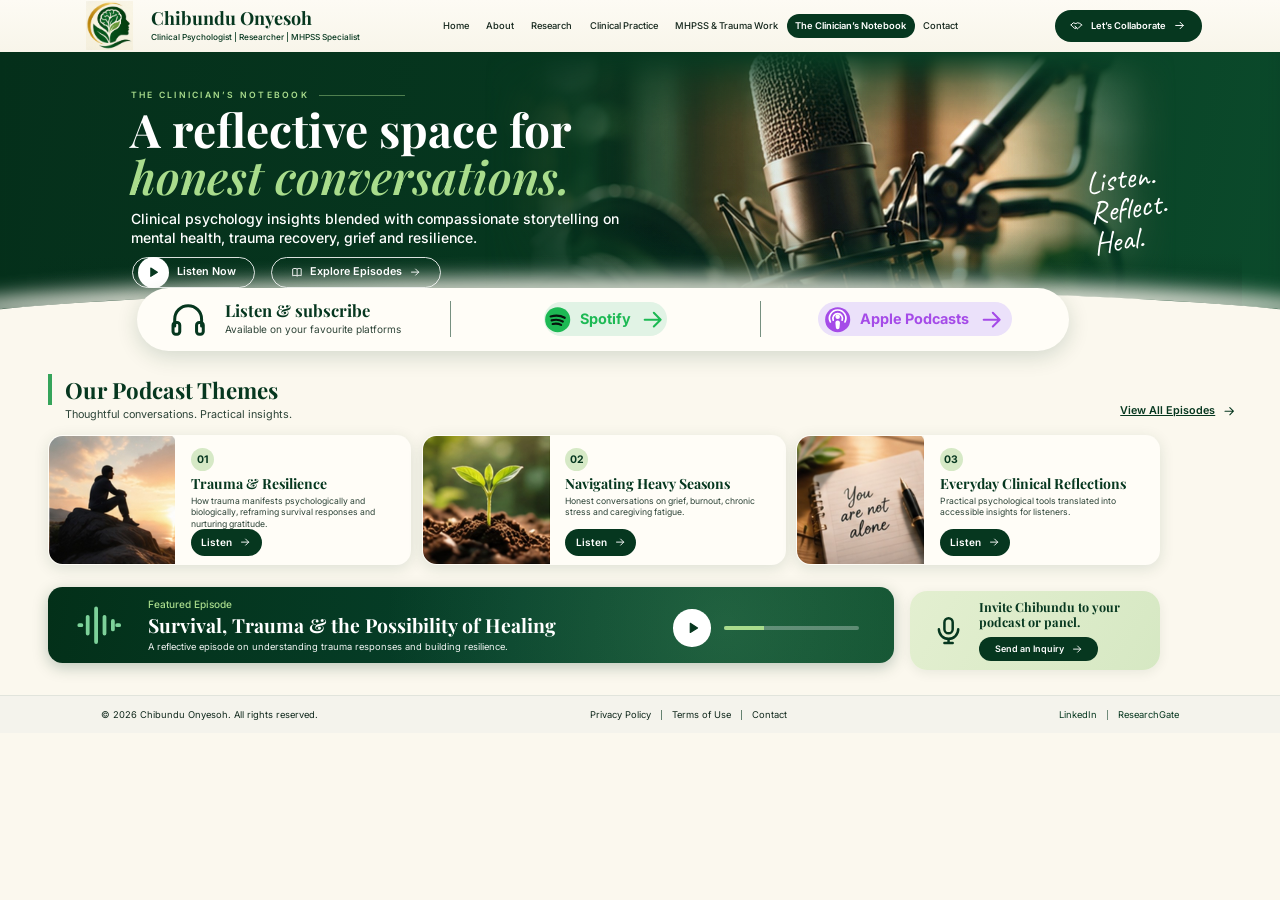
<file: podcast.html>
<!DOCTYPE html>
<html lang="en">
<head>
<meta charset="utf-8">
<meta name="viewport" content="width=device-width, initial-scale=1">
<title>The Clinician's Notebook Podcast | Chibundu Onyesoh</title>
<link rel="icon" type="image/png" href="assets/favicon.png">
<meta name="description" content="A reflective podcast on mental health, trauma recovery, grief and resilience. Listen on Spotify and Apple Podcasts.">
<link rel="preconnect" href="https://fonts.googleapis.com">
<link rel="preconnect" href="https://fonts.gstatic.com" crossorigin>
<link href="https://fonts.googleapis.com/css2?family=Caveat:wght@500;600&family=Inter:wght@400;500;600;700&family=Playfair+Display:ital,wght@0,500;0,600;0,700;1,400;1,500&family=Source+Serif+4:ital,wght@0,400;0,500;0,600;0,700;1,400;1,500&display=swap" rel="stylesheet">
<link rel="stylesheet" href="styles.css">
</head>
<body class="pg-pod">
<svg width="0" height="0" style="position:absolute" aria-hidden="true" focusable="false"><defs><symbol id="i-logo" viewBox="0 0 64 64" fill="none" stroke="currentColor" stroke-width="1.8" stroke-linecap="round" stroke-linejoin="round"><path d="M31 8c-4-3-10-2-13 2-5 0-9 4-9 9 0 2 1 4 2 5-2 3-2 7 0 10-1 4 1 8 5 10 2 5 8 7 12 4 2-1 3-2 3-4V12c0-2-1-3-0-4z" fill="#5fae62" stroke="#0c4a2b" stroke-width="1.6"/><path d="M33 8c4-3 10-2 13 2 5 0 9 4 9 9 0 2-1 4-2 5 2 3 2 7 0 10 1 4-1 8-5 10-2 5-8 7-12 4-2-1-3-2-3-4V12c0-2 1-3 0-4z" fill="#0f5a31" stroke="#0c4a2b" stroke-width="1.6"/><path d="M16 22c4 0 6 2 8 5M14 33c4-1 7 0 9 3M20 44c3-3 6-3 8-1M25 15c-2 3-1 6 2 8M44 22c-4 0-6 2-8 5M48 33c-4-1-7 0-9 3M43 44c-3-3-6-3-8-1M39 15c2 3 1 6-2 8" stroke="#e8f5dc" stroke-width="1.5" fill="none"/><path d="M32 10v44" stroke="#e8f5dc" stroke-width="1.2" fill="none"/></symbol><symbol id="i-head" viewBox="0 0 200 260" fill="none" stroke="currentColor" stroke-width="1.8" stroke-linecap="round" stroke-linejoin="round"><path d="M110 20C62 20 34 56 34 100c0 28 14 42 14 66v24l62 0v-30c0-8 5-12 12-12h16c5 0 5-5 2-9l-9-12c6-2 9-6 8-12l5-6c4-2 6-5 5-10l11-12c3-4 0-7-4-8C148 54 140 20 110 20z" stroke-width="2.4"/><path d="M70 70c10-14 30-16 42-6 10-6 24 0 26 12 8 4 8 16 0 20 2 12-10 20-20 14-8 10-26 8-30-4-12 0-18-12-12-20-6-8-4-16 4-20 0-4-4-8-10-6z" stroke-width="2" opacity=".9"/><path d="M84 74c6 4 6 10 0 14 M104 70c-4 6 0 12 8 12 M96 96c-6 0-10 4-10 8 M118 92c0 6 6 8 12 6" stroke-width="1.6"/><circle cx="84" cy="74" r="2.2" fill="currentColor"/><circle cx="112" cy="82" r="2.2" fill="currentColor"/><circle cx="96" cy="96" r="2.2" fill="currentColor"/><circle cx="130" cy="98" r="2.2" fill="currentColor"/><circle cx="72" cy="94" r="2.2" fill="currentColor"/></symbol><symbol id="i-brain" viewBox="0 0 24 24" fill="none" stroke="currentColor" stroke-width="1.8" stroke-linecap="round" stroke-linejoin="round"><path d="M9 4a3 3 0 0 0-3 3 3 3 0 0 0-2 3 3 3 0 0 0 1.5 2.6A3 3 0 0 0 8 18a3 3 0 0 0 4 1.5V5A3 3 0 0 0 9 4z"/><path d="M15 4a3 3 0 0 1 3 3 3 3 0 0 1 2 3 3 3 0 0 1-1.5 2.6A3 3 0 0 1 16 18a3 3 0 0 1-4 1.5"/><path d="M8 9h2M14 9h2M8 14h2M14 14h2"/></symbol><symbol id="i-book" viewBox="0 0 24 24" fill="none" stroke="currentColor" stroke-width="1.8" stroke-linecap="round" stroke-linejoin="round"><path d="M4 5.5C6.5 4.5 9.5 4.5 12 6c2.5-1.5 5.5-1.5 8-.5V19c-2.5-1-5.5-1-8 .5-2.5-1.5-5.5-1.5-8-.5z"/><path d="M12 6v13.5"/></symbol><symbol id="i-steth" viewBox="0 0 24 24" fill="none" stroke="currentColor" stroke-width="1.8" stroke-linecap="round" stroke-linejoin="round"><path d="M6 3v6a4 4 0 0 0 8 0V3M5 3h2M13 3h2M10 13v2a5 5 0 0 0 10 0v-1"/><circle cx="20" cy="12.5" r="1.8"/></symbol><symbol id="i-shield-heart" viewBox="0 0 24 24" fill="none" stroke="currentColor" stroke-width="1.8" stroke-linecap="round" stroke-linejoin="round"><path d="M12 3l7 3v5c0 4.5-3 8-7 10-4-2-7-5.5-7-10V6z"/><path d="M12 15.5s-3-1.8-3-4a1.7 1.7 0 0 1 3-1 1.7 1.7 0 0 1 3 1c0 2.2-3 4-3 4z"/></symbol><symbol id="i-shield-check" viewBox="0 0 24 24" fill="none" stroke="currentColor" stroke-width="1.8" stroke-linecap="round" stroke-linejoin="round"><path d="M12 3l7 3v5c0 4.5-3 8-7 10-4-2-7-5.5-7-10V6z"/><path d="M9 12l2.2 2.2L15.5 10"/></symbol><symbol id="i-shield-lock" viewBox="0 0 24 24" fill="none" stroke="currentColor" stroke-width="1.8" stroke-linecap="round" stroke-linejoin="round"><path d="M12 3l7 3v5c0 4.5-3 8-7 10-4-2-7-5.5-7-10V6z"/><rect x="9.5" y="11" width="5" height="4" rx="1"/><path d="M10.5 11V9.8a1.5 1.5 0 0 1 3 0V11"/></symbol><symbol id="i-people" viewBox="0 0 24 24" fill="none" stroke="currentColor" stroke-width="1.8" stroke-linecap="round" stroke-linejoin="round"><circle cx="9" cy="8" r="3"/><path d="M3 20c0-3.3 2.7-6 6-6s6 2.7 6 6"/><circle cx="17" cy="8.5" r="2.5"/><path d="M16.5 14c2.6.3 4.5 2.5 4.5 5.5"/></symbol><symbol id="i-check" viewBox="0 0 24 24" fill="none" stroke="currentColor" stroke-width="1.8" stroke-linecap="round" stroke-linejoin="round"><circle cx="12" cy="12" r="10"/><path d="M7.5 12.3l3 3 6-6.3" stroke-width="2.2"/></symbol><symbol id="i-arrow" viewBox="0 0 24 24" fill="none" stroke="currentColor" stroke-width="1.8" stroke-linecap="round" stroke-linejoin="round"><path d="M5 12h14M13 6l6 6-6 6"/></symbol><symbol id="i-arrow-down" viewBox="0 0 24 24" fill="none" stroke="currentColor" stroke-width="1.8" stroke-linecap="round" stroke-linejoin="round"><path d="M12 5v14M6 13l6 6 6-6"/></symbol><symbol id="i-chevron" viewBox="0 0 24 24" fill="none" stroke="currentColor" stroke-width="1.8" stroke-linecap="round" stroke-linejoin="round"><path d="M6 9l6 6 6-6"/></symbol><symbol id="i-external" viewBox="0 0 24 24" fill="none" stroke="currentColor" stroke-width="1.8" stroke-linecap="round" stroke-linejoin="round"><path d="M7 17L17 7M9 7h8v8"/></symbol><symbol id="i-mail" viewBox="0 0 24 24" fill="none" stroke="currentColor" stroke-width="1.8" stroke-linecap="round" stroke-linejoin="round"><rect x="3" y="5" width="18" height="14" rx="2"/><path d="M3 7l9 6 9-6"/></symbol><symbol id="i-headphones" viewBox="0 0 24 24" fill="none" stroke="currentColor" stroke-width="1.8" stroke-linecap="round" stroke-linejoin="round"><path d="M4 16v-4a8 8 0 0 1 16 0v4"/><rect x="3" y="14" width="4" height="7" rx="1.6"/><rect x="17" y="14" width="4" height="7" rx="1.6"/></symbol><symbol id="i-doc" viewBox="0 0 24 24" fill="none" stroke="currentColor" stroke-width="1.8" stroke-linecap="round" stroke-linejoin="round"><path d="M7 3h7l5 5v13H7z"/><path d="M14 3v5h5M10 13h6M10 17h6"/></symbol><symbol id="i-globe" viewBox="0 0 24 24" fill="none" stroke="currentColor" stroke-width="1.8" stroke-linecap="round" stroke-linejoin="round"><circle cx="12" cy="12" r="9"/><path d="M3 12h18M12 3c3.2 3 3.2 15 0 18M12 3c-3.2 3-3.2 15 0 18"/></symbol><symbol id="i-trophy" viewBox="0 0 24 24" fill="none" stroke="currentColor" stroke-width="1.8" stroke-linecap="round" stroke-linejoin="round"><path d="M8 4h8v5a4 4 0 0 1-8 0z"/><path d="M8 6H5v1a3 3 0 0 0 3 3M16 6h3v1a3 3 0 0 1-3 3M12 13v4M8 20h8M10 17h4"/></symbol><symbol id="i-handshake" viewBox="0 0 24 24" fill="none" stroke="currentColor" stroke-width="1.8" stroke-linecap="round" stroke-linejoin="round"><path d="M2 11l4-4 5 1.5L14 7l4 1 4 3"/><path d="M2 11l6 6a2 2 0 0 0 3 0l1-1M11 16l1.5 1.5a1.8 1.8 0 0 0 2.5 0L21 11.5M9 13l3 3"/></symbol><symbol id="i-heart" viewBox="0 0 24 24" fill="none" stroke="currentColor" stroke-width="1.8" stroke-linecap="round" stroke-linejoin="round"><path d="M12 20s-8-5-8-11a4.5 4.5 0 0 1 8-2.6A4.5 4.5 0 0 1 20 9c0 6-8 11-8 11z"/></symbol><symbol id="i-target" viewBox="0 0 24 24" fill="none" stroke="currentColor" stroke-width="1.8" stroke-linecap="round" stroke-linejoin="round"><circle cx="12" cy="12" r="9"/><circle cx="12" cy="12" r="5"/><circle cx="12" cy="12" r="1.5"/></symbol><symbol id="i-eye" viewBox="0 0 24 24" fill="none" stroke="currentColor" stroke-width="1.8" stroke-linecap="round" stroke-linejoin="round"><path d="M2 12s4-7 10-7 10 7 10 7-4 7-10 7S2 12 2 12z"/><circle cx="12" cy="12" r="3"/></symbol><symbol id="i-scale" viewBox="0 0 24 24" fill="none" stroke="currentColor" stroke-width="1.8" stroke-linecap="round" stroke-linejoin="round"><path d="M12 4v16M6 20h12M5 7h14"/><path d="M5 7l-3 7a3.5 3.5 0 0 0 6 0zM19 7l-3 7a3.5 3.5 0 0 0 6 0z"/></symbol><symbol id="i-bulb" viewBox="0 0 24 24" fill="none" stroke="currentColor" stroke-width="1.8" stroke-linecap="round" stroke-linejoin="round"><path d="M9 18h6M10 21h4M12 3a6 6 0 0 0-3.5 11c.7.6 1 1.2 1 2h5c0-.8.3-1.4 1-2A6 6 0 0 0 12 3z"/></symbol><symbol id="i-user" viewBox="0 0 24 24" fill="none" stroke="currentColor" stroke-width="1.8" stroke-linecap="round" stroke-linejoin="round"><circle cx="12" cy="8" r="4"/><path d="M4 21c0-4.4 3.6-8 8-8s8 3.6 8 8"/></symbol><symbol id="i-building" viewBox="0 0 24 24" fill="none" stroke="currentColor" stroke-width="1.8" stroke-linecap="round" stroke-linejoin="round"><rect x="5" y="3" width="14" height="18" rx="1"/><path d="M9 7h2M13 7h2M9 11h2M13 11h2M10 21v-4h4v4"/></symbol><symbol id="i-chat" viewBox="0 0 24 24" fill="none" stroke="currentColor" stroke-width="1.8" stroke-linecap="round" stroke-linejoin="round"><path d="M4 5h16v11H9l-5 4z"/><path d="M9 10.5h.01M12 10.5h.01M15 10.5h.01" stroke-width="2.4"/></symbol><symbol id="i-send" viewBox="0 0 24 24" fill="none" stroke="currentColor" stroke-width="1.8" stroke-linecap="round" stroke-linejoin="round"><path d="M21 3L3 11l7 3 3 7z"/><path d="M10 14L21 3"/></symbol><symbol id="i-mic" viewBox="0 0 24 24" fill="none" stroke="currentColor" stroke-width="1.8" stroke-linecap="round" stroke-linejoin="round"><rect x="9" y="3" width="6" height="11" rx="3"/><path d="M5 11a7 7 0 0 0 14 0M12 18v3M9 21h6"/></symbol><symbol id="i-play" viewBox="0 0 24 24" fill="none" stroke="currentColor" stroke-width="1.8" stroke-linecap="round" stroke-linejoin="round"><path d="M8 5v14l11-7z" fill="currentColor"/></symbol><symbol id="i-pin" viewBox="0 0 24 24" fill="none" stroke="currentColor" stroke-width="1.8" stroke-linecap="round" stroke-linejoin="round"><path d="M12 21s-7-6-7-11a7 7 0 0 1 14 0c0 5-7 11-7 11z"/><circle cx="12" cy="10" r="2.5"/></symbol><symbol id="i-cap" viewBox="0 0 24 24" fill="none" stroke="currentColor" stroke-width="1.8" stroke-linecap="round" stroke-linejoin="round"><path d="M2 9l10-5 10 5-10 5z"/><path d="M6 11.5V16c3 2.5 9 2.5 12 0v-4.5"/></symbol><symbol id="i-gear" viewBox="0 0 24 24" fill="none" stroke="currentColor" stroke-width="1.8" stroke-linecap="round" stroke-linejoin="round"><circle cx="12" cy="12" r="3"/><circle cx="12" cy="12" r="7"/><path d="M12 2v3M12 19v3M2 12h3M19 12h3M5 5l2 2M17 17l2 2M19 5l-2 2M7 17l-2 2"/></symbol><symbol id="i-microscope" viewBox="0 0 24 24" fill="none" stroke="currentColor" stroke-width="1.8" stroke-linecap="round" stroke-linejoin="round"><path d="M9 3l4 2-2.5 5-4-2z"/><path d="M13 7l3 1.5M8 12a5 5 0 0 0 9 3M5 20h14M9 16.5V20"/></symbol><symbol id="i-chart" viewBox="0 0 24 24" fill="none" stroke="currentColor" stroke-width="1.8" stroke-linecap="round" stroke-linejoin="round"><path d="M4 20V11M10 20V4M16 20v-7M22 20H2"/></symbol><symbol id="i-calendar" viewBox="0 0 24 24" fill="none" stroke="currentColor" stroke-width="1.8" stroke-linecap="round" stroke-linejoin="round"><rect x="3" y="5" width="18" height="16" rx="2"/><path d="M3 10h18M8 3v4M16 3v4"/></symbol><symbol id="i-info" viewBox="0 0 24 24" fill="none" stroke="currentColor" stroke-width="1.8" stroke-linecap="round" stroke-linejoin="round"><circle cx="12" cy="12" r="9"/><path d="M12 11v5M12 8h.01" stroke-width="2.2"/></symbol><symbol id="i-download" viewBox="0 0 24 24" fill="none" stroke="currentColor" stroke-width="1.8" stroke-linecap="round" stroke-linejoin="round"><path d="M12 4v11M7 11l5 5 5-5M5 20h14"/></symbol><symbol id="i-leaf" viewBox="0 0 24 24" fill="none" stroke="currentColor" stroke-width="1.8" stroke-linecap="round" stroke-linejoin="round"><path d="M4 20C4 10 10 4 20 4c0 10-6 16-16 16z"/><path d="M4 20c4-6 8-9 12-11"/></symbol><symbol id="i-gender" viewBox="0 0 24 24" fill="none" stroke="currentColor" stroke-width="1.8" stroke-linecap="round" stroke-linejoin="round"><circle cx="10" cy="14" r="5"/><path d="M14 10l6-6M15 4h5v5M10 19v3M8 21h4"/></symbol><symbol id="i-head-brain" viewBox="0 0 24 24" fill="none" stroke="currentColor" stroke-width="1.8" stroke-linecap="round" stroke-linejoin="round"><path d="M8 21v-4C5 15 4 12 4 10a7 7 0 0 1 14 0c0 1.5-.5 2.5-1 3.5l1 1.5h-2v3a2 2 0 0 1-2 2z"/><path d="M9 9a2 2 0 0 1 4 0M13 9h2M10 12.5h3"/></symbol><symbol id="i-hands-leaf" viewBox="0 0 24 24" fill="none" stroke="currentColor" stroke-width="1.8" stroke-linecap="round" stroke-linejoin="round"><path d="M12 12c-4 0-6-2.5-6-6 4 0 6 2 6 6zM12 12c4 0 6-2.5 6-6-4 0-6 2-6 6z"/><path d="M12 12v8M7 20h10"/></symbol><symbol id="i-family" viewBox="0 0 24 24" fill="none" stroke="currentColor" stroke-width="1.8" stroke-linecap="round" stroke-linejoin="round"><circle cx="8" cy="7" r="2.5"/><circle cx="16" cy="7" r="2.5"/><circle cx="12" cy="13" r="2"/><path d="M3 19c0-2.8 2.2-5 5-5M21 19c0-2.8-2.2-5-5-5M8.5 20.5c0-2 1.6-3.5 3.5-3.5s3.5 1.5 3.5 3.5"/></symbol><symbol id="i-audio" viewBox="0 0 24 24" fill="none" stroke="currentColor" stroke-width="1.8" stroke-linecap="round" stroke-linejoin="round"><path d="M3 12h1M7 8v8M11 4v16M15 8v8M19 10v4M22 12h-1"/></symbol><symbol id="i-spotify" viewBox="0 0 24 24" fill="none" stroke="currentColor" stroke-width="1.8" stroke-linecap="round" stroke-linejoin="round"><circle cx="12" cy="12" r="11" fill="#1db954" stroke="none"/><path d="M5.8 9.2c4.2-1.2 8.8-.9 12.4 1.1M6.7 12.6c3.4-.9 6.9-.6 9.8 1M7.6 15.8c2.6-.6 5.2-.4 7.4.8" stroke="#06150d" stroke-width="1.9" fill="none"/></symbol><symbol id="i-apple" viewBox="0 0 24 24" fill="none" stroke="currentColor" stroke-width="1.8" stroke-linecap="round" stroke-linejoin="round"><circle cx="12" cy="12" r="11" fill="#a54be8" stroke="none"/><circle cx="12" cy="9.5" r="2" fill="#fff" stroke="none"/><path d="M12 12.8c1.3 0 2.1.9 2 2.1l-.4 4a1.6 1.6 0 0 1-3.2 0l-.4-4c-.1-1.2.7-2.1 2-2.1z" fill="#fff" stroke="none"/><path d="M8.1 12.4a4.2 4.2 0 1 1 7.8 0M5.6 14a7.2 7.2 0 1 1 12.8 0" stroke="#fff" stroke-width="1.5" fill="none"/></symbol><symbol id="i-linkedin" viewBox="0 0 24 24" fill="none" stroke="currentColor" stroke-width="1.8" stroke-linecap="round" stroke-linejoin="round"><rect width="24" height="24" rx="5" fill="#0a66c2" stroke="none"/><path d="M7 10h2.5v7H7zM8.2 6.5a1.4 1.4 0 1 1 0 2.8 1.4 1.4 0 0 1 0-2.8M11 10h2.4v1c.5-.8 1.3-1.2 2.3-1.2 2 0 2.8 1.2 2.8 3.3V17H16v-3.4c0-1-.3-1.5-1.1-1.5s-1.4.5-1.4 1.6V17H11z" fill="#fff" stroke="none"/></symbol><symbol id="i-rgate" viewBox="0 0 24 24" fill="none" stroke="currentColor" stroke-width="1.8" stroke-linecap="round" stroke-linejoin="round"><rect width="24" height="24" rx="12" fill="#00c4a7" stroke="none"/><text x="12" y="15.5" text-anchor="middle" font-family="Arial,sans-serif" font-weight="700" font-size="9" fill="#fff" stroke="none">RG</text></symbol><symbol id="i-scholar" viewBox="0 0 24 24" fill="none" stroke="currentColor" stroke-width="1.8" stroke-linecap="round" stroke-linejoin="round"><path d="M12 3L1 9l11 6 9-4.9V17h2V9z" fill="#4285f4" stroke="none"/><path d="M5 13.2V17c0 1.7 3.1 3 7 3s7-1.3 7-3v-3.8l-7 3.8z" fill="#7baaf7" stroke="none"/></symbol><symbol id="i-menu" viewBox="0 0 24 24" fill="none" stroke="currentColor" stroke-width="1.8" stroke-linecap="round" stroke-linejoin="round"><path d="M4 7h16M4 12h16M4 17h16"/></symbol><symbol id="i-tick" viewBox="0 0 24 24" fill="none" stroke="currentColor" stroke-width="1.8" stroke-linecap="round" stroke-linejoin="round"><path d="M5 12.5l4.5 4.5L19 7.5"/></symbol><symbol id="i-leaves" viewBox="0 0 100 100" fill="none" stroke="currentColor" stroke-width="1.8" stroke-linecap="round" stroke-linejoin="round"><path d="M50 96C48 62 52 30 80 6c12 30 4 64-30 90z" fill="currentColor" stroke="none"/><path d="M50 96C40 72 20 62 2 60c8 22 24 34 48 36z" fill="currentColor" stroke="none"/><path d="M52 96c6-20 22-32 46-34-4 20-20 32-46 34z" fill="currentColor" stroke="none"/></symbol></defs></svg>
<header class="hdr"><div class="stage">
  <a class="brand" href="index.html" aria-label="Chibundu Onyesoh — Home">
    <img class="brand-mark" src="assets/chibundu-logo-mark.png" alt="">
    <span><span class="nm">Chibundu Onyesoh</span><span class="sb">Clinical Psychologist | Researcher | MHPSS Specialist</span></span>
  </a>
  <nav id="site-nav" aria-label="Main navigation"><a href="index.html">Home</a><a href="about.html">About</a><a href="research.html">Research</a><a href="clinical-practice.html">Clinical Practice</a><a href="mhpss-trauma.html">MHPSS & Trauma Work</a><a href="podcast.html">The Clinician’s Notebook</a><a href="contact.html">Contact</a></nav>
  <a class="cta" href="contact.html"><svg class="ico " aria-hidden="true"><use href="#i-handshake"/></svg> Let’s Collaborate <svg class="ico " aria-hidden="true"><use href="#i-arrow"/></svg></a>
  <button class="menu-toggle" type="button" aria-expanded="false" aria-controls="site-nav" aria-label="Open menu"><svg class="ico " aria-hidden="true"><use href="#i-menu"/></svg></button>
</div></header>
<main>

<section class="hero"><div class="stage">
  <div class="art fade" style="left:62rem;width:96rem;background-image:url(assets/hero-podcast.jpg)" role="img" aria-label="A studio microphone and headphones among green plants"></div>
  <div class="eyebrow">The Clinician&rsquo;s Notebook</div>
  <h1>A reflective space for <em>honest conversations.</em></h1>
  <p class="lead">Clinical psychology insights blended with compassionate storytelling on mental health, trauma recovery, grief and resilience.</p>
  <div class="btns"><a class="btn btn-ghost" href="https://open.spotify.com/show/6DYUCFAEyVnPZNM1DqdTa2" target="_blank" rel="noopener" data-platform="Spotify"><span class="pl"><svg class="ico " aria-hidden="true"><use href="#i-play"/></svg></span> Listen Now</a><a class="btn btn-ghost" href="#themes" data-scroll="themes"><svg class="ico " aria-hidden="true"><use href="#i-book"/></svg> Explore Episodes <svg class="ico " aria-hidden="true"><use href="#i-arrow"/></svg></a></div>
  <div class="note" aria-hidden="true">Listen.<br>Reflect.<br>Heal.</div>
</div></section>

<div class="pd-sub">
  <div class="l"><svg class="ico " aria-hidden="true"><use href="#i-headphones"/></svg><div><b>Listen &amp; subscribe</b><small>Available on your favourite platforms</small></div></div><span class="vl"></span>
  <div class="plt"><a class="pf sp" href="https://open.spotify.com/show/6DYUCFAEyVnPZNM1DqdTa2" target="_blank" rel="noopener" data-platform="Spotify"><svg class="ico " aria-hidden="true"><use href="#i-spotify"/></svg> Spotify <svg class="ico " aria-hidden="true"><use href="#i-arrow"/></svg></a></div><span class="vl"></span>
  <div class="plt"><a class="pf ap" href="https://podcasts.apple.com/ke/podcast/the-clinicians-notebook/id1857935850" target="_blank" rel="noopener" data-platform="Apple Podcasts"><svg class="ico " aria-hidden="true"><use href="#i-apple"/></svg> Apple Podcasts <svg class="ico " aria-hidden="true"><use href="#i-arrow"/></svg></a></div>
</div>

<section class="pd-th" id="themes" aria-labelledby="pt">
  <div class="hd"><div><h2 id="pt">Our Podcast Themes</h2><p class="sub">Thoughtful conversations. Practical insights.</p></div>
    <a class="va" href="https://open.spotify.com/show/6DYUCFAEyVnPZNM1DqdTa2" target="_blank" rel="noopener" data-platform="Spotify">View All Episodes <svg class="ico " aria-hidden="true"><use href="#i-arrow"/></svg></a></div>
  <div class="pd-cards">
<article class="tc" data-title="Trauma &amp; Resilience" data-body="How trauma manifests psychologically and biologically, reframing survival responses and nurturing gratitude." data-topics="Psychological &amp; biological impact of trauma|Reframing survival responses|Nurturing gratitude">
        <div class="im" style="background-image:url(assets/theme-trauma.jpg)" role="img" aria-label="A person sitting on a rock at sunrise"></div>
        <div class="bd"><span class="n">01</span><h3>Trauma &amp; Resilience</h3><p>How trauma manifests psychologically and biologically, reframing survival responses and nurturing gratitude.</p></div>
        <a class="btn btn-dark" href="https://open.spotify.com/show/6DYUCFAEyVnPZNM1DqdTa2" target="_blank" rel="noopener" data-platform="Spotify">Listen <svg class="ico " aria-hidden="true"><use href="#i-arrow"/></svg></a>
      </article><article class="tc" data-title="Navigating Heavy Seasons" data-body="Honest conversations on grief, burnout, chronic stress and caregiving fatigue." data-topics="Grief|Burnout|Chronic stress|Caregiving fatigue">
        <div class="im" style="background-image:url(assets/theme-heavy.jpg)" role="img" aria-label="A seedling growing from soil"></div>
        <div class="bd"><span class="n">02</span><h3>Navigating Heavy Seasons</h3><p>Honest conversations on grief, burnout, chronic stress and caregiving fatigue.</p></div>
        <a class="btn btn-dark" href="https://open.spotify.com/show/6DYUCFAEyVnPZNM1DqdTa2" target="_blank" rel="noopener" data-platform="Spotify">Listen <svg class="ico " aria-hidden="true"><use href="#i-arrow"/></svg></a>
      </article><article class="tc" data-title="Everyday Clinical Reflections" data-body="Practical psychological tools translated into accessible insights for listeners." data-topics="Practical psychological tools|Accessible insights|Reflective practice">
        <div class="im" style="background-image:url(assets/theme-notes.jpg)" role="img" aria-label="A notebook with the handwritten words You are not alone"></div>
        <div class="bd"><span class="n">03</span><h3>Everyday Clinical Reflections</h3><p>Practical psychological tools translated into accessible insights for listeners.</p></div>
        <a class="btn btn-dark" href="https://open.spotify.com/show/6DYUCFAEyVnPZNM1DqdTa2" target="_blank" rel="noopener" data-platform="Spotify">Listen <svg class="ico " aria-hidden="true"><use href="#i-arrow"/></svg></a>
      </article>
  </div>
  <div class="pd-detail" id="theme-detail" aria-live="polite"><h3 id="theme-detail-title"></h3><p id="theme-detail-body"></p><ul class="tags" id="theme-detail-list"></ul></div>
</section>

<div class="pd-feat">
  <section class="fe" aria-label="Featured episode"><svg class="ico " aria-hidden="true"><use href="#i-audio"/></svg>
    <div class="tx"><small>Featured Episode</small><h3>Survival, Trauma &amp; the Possibility of Healing</h3><p>A reflective episode on understanding trauma responses and building resilience.</p></div>
    <div class="pn"><a class="pb" href="https://open.spotify.com/show/6DYUCFAEyVnPZNM1DqdTa2" target="_blank" rel="noopener" data-platform="Spotify" aria-label="Play the featured episode on Spotify"><svg class="ico " aria-hidden="true"><use href="#i-play"/></svg></a><div class="pg" aria-hidden="true"><i></i></div></div>
  </section>
  <section class="iv"><svg class="ico " aria-hidden="true"><use href="#i-mic"/></svg><div><h3>Invite Chibundu to your podcast or panel.</h3><a class="btn btn-dark" href="contact.html">Send an Inquiry <svg class="ico " aria-hidden="true"><use href="#i-arrow"/></svg></a></div></section>
</div>

</main>
<footer class="ftr"><div class="stage">
  <span>&copy; <span data-current-year></span> Chibundu Onyesoh. All rights reserved.</span>
  <nav class="lk" aria-label="Footer"><a href="contact.html">Privacy Policy</a><i></i><a href="contact.html">Terms of Use</a><i></i><a href="contact.html">Contact</a></nav>
  <nav class="social" aria-label="Social links"><a href="https://www.linkedin.com/" target="_blank" rel="noopener">LinkedIn</a><i></i><a href="https://www.researchgate.net/" target="_blank" rel="noopener">ResearchGate</a></nav>
</div></footer>
<script src="script.js"></script>
</body>
</html>
</file>
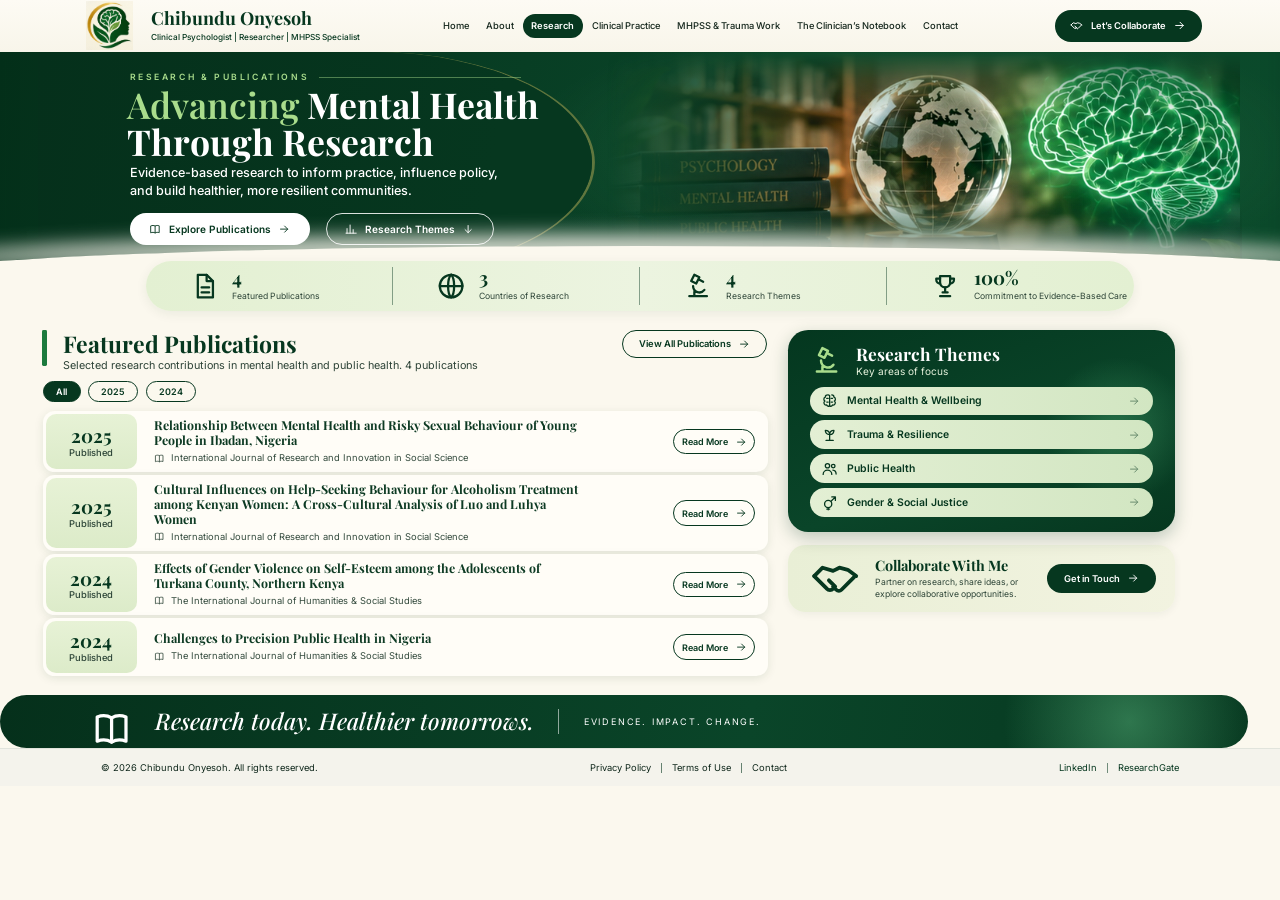
<file: research.html>
<!DOCTYPE html>
<html lang="en">
<head>
<meta charset="utf-8">
<meta name="viewport" content="width=device-width, initial-scale=1">
<title>Research &amp; Publications | Chibundu Onyesoh</title>
<link rel="icon" type="image/png" href="assets/favicon.png">
<meta name="description" content="Filterable list of publications on mental health, trauma and public health in Nigeria and Kenya.">
<link rel="preconnect" href="https://fonts.googleapis.com">
<link rel="preconnect" href="https://fonts.gstatic.com" crossorigin>
<link href="https://fonts.googleapis.com/css2?family=Caveat:wght@500;600&family=Inter:wght@400;500;600;700&family=Playfair+Display:ital,wght@0,500;0,600;0,700;1,400;1,500&family=Source+Serif+4:ital,wght@0,400;0,500;0,600;0,700;1,400;1,500&display=swap" rel="stylesheet">
<link rel="stylesheet" href="styles.css">
</head>
<body class="pg-research">
<svg width="0" height="0" style="position:absolute" aria-hidden="true" focusable="false"><defs><symbol id="i-logo" viewBox="0 0 64 64" fill="none" stroke="currentColor" stroke-width="1.8" stroke-linecap="round" stroke-linejoin="round"><path d="M31 8c-4-3-10-2-13 2-5 0-9 4-9 9 0 2 1 4 2 5-2 3-2 7 0 10-1 4 1 8 5 10 2 5 8 7 12 4 2-1 3-2 3-4V12c0-2-1-3-0-4z" fill="#5fae62" stroke="#0c4a2b" stroke-width="1.6"/><path d="M33 8c4-3 10-2 13 2 5 0 9 4 9 9 0 2-1 4-2 5 2 3 2 7 0 10 1 4-1 8-5 10-2 5-8 7-12 4-2-1-3-2-3-4V12c0-2 1-3 0-4z" fill="#0f5a31" stroke="#0c4a2b" stroke-width="1.6"/><path d="M16 22c4 0 6 2 8 5M14 33c4-1 7 0 9 3M20 44c3-3 6-3 8-1M25 15c-2 3-1 6 2 8M44 22c-4 0-6 2-8 5M48 33c-4-1-7 0-9 3M43 44c-3-3-6-3-8-1M39 15c2 3 1 6-2 8" stroke="#e8f5dc" stroke-width="1.5" fill="none"/><path d="M32 10v44" stroke="#e8f5dc" stroke-width="1.2" fill="none"/></symbol><symbol id="i-head" viewBox="0 0 200 260" fill="none" stroke="currentColor" stroke-width="1.8" stroke-linecap="round" stroke-linejoin="round"><path d="M110 20C62 20 34 56 34 100c0 28 14 42 14 66v24l62 0v-30c0-8 5-12 12-12h16c5 0 5-5 2-9l-9-12c6-2 9-6 8-12l5-6c4-2 6-5 5-10l11-12c3-4 0-7-4-8C148 54 140 20 110 20z" stroke-width="2.4"/><path d="M70 70c10-14 30-16 42-6 10-6 24 0 26 12 8 4 8 16 0 20 2 12-10 20-20 14-8 10-26 8-30-4-12 0-18-12-12-20-6-8-4-16 4-20 0-4-4-8-10-6z" stroke-width="2" opacity=".9"/><path d="M84 74c6 4 6 10 0 14 M104 70c-4 6 0 12 8 12 M96 96c-6 0-10 4-10 8 M118 92c0 6 6 8 12 6" stroke-width="1.6"/><circle cx="84" cy="74" r="2.2" fill="currentColor"/><circle cx="112" cy="82" r="2.2" fill="currentColor"/><circle cx="96" cy="96" r="2.2" fill="currentColor"/><circle cx="130" cy="98" r="2.2" fill="currentColor"/><circle cx="72" cy="94" r="2.2" fill="currentColor"/></symbol><symbol id="i-brain" viewBox="0 0 24 24" fill="none" stroke="currentColor" stroke-width="1.8" stroke-linecap="round" stroke-linejoin="round"><path d="M9 4a3 3 0 0 0-3 3 3 3 0 0 0-2 3 3 3 0 0 0 1.5 2.6A3 3 0 0 0 8 18a3 3 0 0 0 4 1.5V5A3 3 0 0 0 9 4z"/><path d="M15 4a3 3 0 0 1 3 3 3 3 0 0 1 2 3 3 3 0 0 1-1.5 2.6A3 3 0 0 1 16 18a3 3 0 0 1-4 1.5"/><path d="M8 9h2M14 9h2M8 14h2M14 14h2"/></symbol><symbol id="i-book" viewBox="0 0 24 24" fill="none" stroke="currentColor" stroke-width="1.8" stroke-linecap="round" stroke-linejoin="round"><path d="M4 5.5C6.5 4.5 9.5 4.5 12 6c2.5-1.5 5.5-1.5 8-.5V19c-2.5-1-5.5-1-8 .5-2.5-1.5-5.5-1.5-8-.5z"/><path d="M12 6v13.5"/></symbol><symbol id="i-steth" viewBox="0 0 24 24" fill="none" stroke="currentColor" stroke-width="1.8" stroke-linecap="round" stroke-linejoin="round"><path d="M6 3v6a4 4 0 0 0 8 0V3M5 3h2M13 3h2M10 13v2a5 5 0 0 0 10 0v-1"/><circle cx="20" cy="12.5" r="1.8"/></symbol><symbol id="i-shield-heart" viewBox="0 0 24 24" fill="none" stroke="currentColor" stroke-width="1.8" stroke-linecap="round" stroke-linejoin="round"><path d="M12 3l7 3v5c0 4.5-3 8-7 10-4-2-7-5.5-7-10V6z"/><path d="M12 15.5s-3-1.8-3-4a1.7 1.7 0 0 1 3-1 1.7 1.7 0 0 1 3 1c0 2.2-3 4-3 4z"/></symbol><symbol id="i-shield-check" viewBox="0 0 24 24" fill="none" stroke="currentColor" stroke-width="1.8" stroke-linecap="round" stroke-linejoin="round"><path d="M12 3l7 3v5c0 4.5-3 8-7 10-4-2-7-5.5-7-10V6z"/><path d="M9 12l2.2 2.2L15.5 10"/></symbol><symbol id="i-shield-lock" viewBox="0 0 24 24" fill="none" stroke="currentColor" stroke-width="1.8" stroke-linecap="round" stroke-linejoin="round"><path d="M12 3l7 3v5c0 4.5-3 8-7 10-4-2-7-5.5-7-10V6z"/><rect x="9.5" y="11" width="5" height="4" rx="1"/><path d="M10.5 11V9.8a1.5 1.5 0 0 1 3 0V11"/></symbol><symbol id="i-people" viewBox="0 0 24 24" fill="none" stroke="currentColor" stroke-width="1.8" stroke-linecap="round" stroke-linejoin="round"><circle cx="9" cy="8" r="3"/><path d="M3 20c0-3.3 2.7-6 6-6s6 2.7 6 6"/><circle cx="17" cy="8.5" r="2.5"/><path d="M16.5 14c2.6.3 4.5 2.5 4.5 5.5"/></symbol><symbol id="i-check" viewBox="0 0 24 24" fill="none" stroke="currentColor" stroke-width="1.8" stroke-linecap="round" stroke-linejoin="round"><circle cx="12" cy="12" r="10"/><path d="M7.5 12.3l3 3 6-6.3" stroke-width="2.2"/></symbol><symbol id="i-arrow" viewBox="0 0 24 24" fill="none" stroke="currentColor" stroke-width="1.8" stroke-linecap="round" stroke-linejoin="round"><path d="M5 12h14M13 6l6 6-6 6"/></symbol><symbol id="i-arrow-down" viewBox="0 0 24 24" fill="none" stroke="currentColor" stroke-width="1.8" stroke-linecap="round" stroke-linejoin="round"><path d="M12 5v14M6 13l6 6 6-6"/></symbol><symbol id="i-chevron" viewBox="0 0 24 24" fill="none" stroke="currentColor" stroke-width="1.8" stroke-linecap="round" stroke-linejoin="round"><path d="M6 9l6 6 6-6"/></symbol><symbol id="i-external" viewBox="0 0 24 24" fill="none" stroke="currentColor" stroke-width="1.8" stroke-linecap="round" stroke-linejoin="round"><path d="M7 17L17 7M9 7h8v8"/></symbol><symbol id="i-mail" viewBox="0 0 24 24" fill="none" stroke="currentColor" stroke-width="1.8" stroke-linecap="round" stroke-linejoin="round"><rect x="3" y="5" width="18" height="14" rx="2"/><path d="M3 7l9 6 9-6"/></symbol><symbol id="i-headphones" viewBox="0 0 24 24" fill="none" stroke="currentColor" stroke-width="1.8" stroke-linecap="round" stroke-linejoin="round"><path d="M4 16v-4a8 8 0 0 1 16 0v4"/><rect x="3" y="14" width="4" height="7" rx="1.6"/><rect x="17" y="14" width="4" height="7" rx="1.6"/></symbol><symbol id="i-doc" viewBox="0 0 24 24" fill="none" stroke="currentColor" stroke-width="1.8" stroke-linecap="round" stroke-linejoin="round"><path d="M7 3h7l5 5v13H7z"/><path d="M14 3v5h5M10 13h6M10 17h6"/></symbol><symbol id="i-globe" viewBox="0 0 24 24" fill="none" stroke="currentColor" stroke-width="1.8" stroke-linecap="round" stroke-linejoin="round"><circle cx="12" cy="12" r="9"/><path d="M3 12h18M12 3c3.2 3 3.2 15 0 18M12 3c-3.2 3-3.2 15 0 18"/></symbol><symbol id="i-trophy" viewBox="0 0 24 24" fill="none" stroke="currentColor" stroke-width="1.8" stroke-linecap="round" stroke-linejoin="round"><path d="M8 4h8v5a4 4 0 0 1-8 0z"/><path d="M8 6H5v1a3 3 0 0 0 3 3M16 6h3v1a3 3 0 0 1-3 3M12 13v4M8 20h8M10 17h4"/></symbol><symbol id="i-handshake" viewBox="0 0 24 24" fill="none" stroke="currentColor" stroke-width="1.8" stroke-linecap="round" stroke-linejoin="round"><path d="M2 11l4-4 5 1.5L14 7l4 1 4 3"/><path d="M2 11l6 6a2 2 0 0 0 3 0l1-1M11 16l1.5 1.5a1.8 1.8 0 0 0 2.5 0L21 11.5M9 13l3 3"/></symbol><symbol id="i-heart" viewBox="0 0 24 24" fill="none" stroke="currentColor" stroke-width="1.8" stroke-linecap="round" stroke-linejoin="round"><path d="M12 20s-8-5-8-11a4.5 4.5 0 0 1 8-2.6A4.5 4.5 0 0 1 20 9c0 6-8 11-8 11z"/></symbol><symbol id="i-target" viewBox="0 0 24 24" fill="none" stroke="currentColor" stroke-width="1.8" stroke-linecap="round" stroke-linejoin="round"><circle cx="12" cy="12" r="9"/><circle cx="12" cy="12" r="5"/><circle cx="12" cy="12" r="1.5"/></symbol><symbol id="i-eye" viewBox="0 0 24 24" fill="none" stroke="currentColor" stroke-width="1.8" stroke-linecap="round" stroke-linejoin="round"><path d="M2 12s4-7 10-7 10 7 10 7-4 7-10 7S2 12 2 12z"/><circle cx="12" cy="12" r="3"/></symbol><symbol id="i-scale" viewBox="0 0 24 24" fill="none" stroke="currentColor" stroke-width="1.8" stroke-linecap="round" stroke-linejoin="round"><path d="M12 4v16M6 20h12M5 7h14"/><path d="M5 7l-3 7a3.5 3.5 0 0 0 6 0zM19 7l-3 7a3.5 3.5 0 0 0 6 0z"/></symbol><symbol id="i-bulb" viewBox="0 0 24 24" fill="none" stroke="currentColor" stroke-width="1.8" stroke-linecap="round" stroke-linejoin="round"><path d="M9 18h6M10 21h4M12 3a6 6 0 0 0-3.5 11c.7.6 1 1.2 1 2h5c0-.8.3-1.4 1-2A6 6 0 0 0 12 3z"/></symbol><symbol id="i-user" viewBox="0 0 24 24" fill="none" stroke="currentColor" stroke-width="1.8" stroke-linecap="round" stroke-linejoin="round"><circle cx="12" cy="8" r="4"/><path d="M4 21c0-4.4 3.6-8 8-8s8 3.6 8 8"/></symbol><symbol id="i-building" viewBox="0 0 24 24" fill="none" stroke="currentColor" stroke-width="1.8" stroke-linecap="round" stroke-linejoin="round"><rect x="5" y="3" width="14" height="18" rx="1"/><path d="M9 7h2M13 7h2M9 11h2M13 11h2M10 21v-4h4v4"/></symbol><symbol id="i-chat" viewBox="0 0 24 24" fill="none" stroke="currentColor" stroke-width="1.8" stroke-linecap="round" stroke-linejoin="round"><path d="M4 5h16v11H9l-5 4z"/><path d="M9 10.5h.01M12 10.5h.01M15 10.5h.01" stroke-width="2.4"/></symbol><symbol id="i-send" viewBox="0 0 24 24" fill="none" stroke="currentColor" stroke-width="1.8" stroke-linecap="round" stroke-linejoin="round"><path d="M21 3L3 11l7 3 3 7z"/><path d="M10 14L21 3"/></symbol><symbol id="i-mic" viewBox="0 0 24 24" fill="none" stroke="currentColor" stroke-width="1.8" stroke-linecap="round" stroke-linejoin="round"><rect x="9" y="3" width="6" height="11" rx="3"/><path d="M5 11a7 7 0 0 0 14 0M12 18v3M9 21h6"/></symbol><symbol id="i-play" viewBox="0 0 24 24" fill="none" stroke="currentColor" stroke-width="1.8" stroke-linecap="round" stroke-linejoin="round"><path d="M8 5v14l11-7z" fill="currentColor"/></symbol><symbol id="i-pin" viewBox="0 0 24 24" fill="none" stroke="currentColor" stroke-width="1.8" stroke-linecap="round" stroke-linejoin="round"><path d="M12 21s-7-6-7-11a7 7 0 0 1 14 0c0 5-7 11-7 11z"/><circle cx="12" cy="10" r="2.5"/></symbol><symbol id="i-cap" viewBox="0 0 24 24" fill="none" stroke="currentColor" stroke-width="1.8" stroke-linecap="round" stroke-linejoin="round"><path d="M2 9l10-5 10 5-10 5z"/><path d="M6 11.5V16c3 2.5 9 2.5 12 0v-4.5"/></symbol><symbol id="i-gear" viewBox="0 0 24 24" fill="none" stroke="currentColor" stroke-width="1.8" stroke-linecap="round" stroke-linejoin="round"><circle cx="12" cy="12" r="3"/><circle cx="12" cy="12" r="7"/><path d="M12 2v3M12 19v3M2 12h3M19 12h3M5 5l2 2M17 17l2 2M19 5l-2 2M7 17l-2 2"/></symbol><symbol id="i-microscope" viewBox="0 0 24 24" fill="none" stroke="currentColor" stroke-width="1.8" stroke-linecap="round" stroke-linejoin="round"><path d="M9 3l4 2-2.5 5-4-2z"/><path d="M13 7l3 1.5M8 12a5 5 0 0 0 9 3M5 20h14M9 16.5V20"/></symbol><symbol id="i-chart" viewBox="0 0 24 24" fill="none" stroke="currentColor" stroke-width="1.8" stroke-linecap="round" stroke-linejoin="round"><path d="M4 20V11M10 20V4M16 20v-7M22 20H2"/></symbol><symbol id="i-calendar" viewBox="0 0 24 24" fill="none" stroke="currentColor" stroke-width="1.8" stroke-linecap="round" stroke-linejoin="round"><rect x="3" y="5" width="18" height="16" rx="2"/><path d="M3 10h18M8 3v4M16 3v4"/></symbol><symbol id="i-info" viewBox="0 0 24 24" fill="none" stroke="currentColor" stroke-width="1.8" stroke-linecap="round" stroke-linejoin="round"><circle cx="12" cy="12" r="9"/><path d="M12 11v5M12 8h.01" stroke-width="2.2"/></symbol><symbol id="i-download" viewBox="0 0 24 24" fill="none" stroke="currentColor" stroke-width="1.8" stroke-linecap="round" stroke-linejoin="round"><path d="M12 4v11M7 11l5 5 5-5M5 20h14"/></symbol><symbol id="i-leaf" viewBox="0 0 24 24" fill="none" stroke="currentColor" stroke-width="1.8" stroke-linecap="round" stroke-linejoin="round"><path d="M4 20C4 10 10 4 20 4c0 10-6 16-16 16z"/><path d="M4 20c4-6 8-9 12-11"/></symbol><symbol id="i-gender" viewBox="0 0 24 24" fill="none" stroke="currentColor" stroke-width="1.8" stroke-linecap="round" stroke-linejoin="round"><circle cx="10" cy="14" r="5"/><path d="M14 10l6-6M15 4h5v5M10 19v3M8 21h4"/></symbol><symbol id="i-head-brain" viewBox="0 0 24 24" fill="none" stroke="currentColor" stroke-width="1.8" stroke-linecap="round" stroke-linejoin="round"><path d="M8 21v-4C5 15 4 12 4 10a7 7 0 0 1 14 0c0 1.5-.5 2.5-1 3.5l1 1.5h-2v3a2 2 0 0 1-2 2z"/><path d="M9 9a2 2 0 0 1 4 0M13 9h2M10 12.5h3"/></symbol><symbol id="i-hands-leaf" viewBox="0 0 24 24" fill="none" stroke="currentColor" stroke-width="1.8" stroke-linecap="round" stroke-linejoin="round"><path d="M12 12c-4 0-6-2.5-6-6 4 0 6 2 6 6zM12 12c4 0 6-2.5 6-6-4 0-6 2-6 6z"/><path d="M12 12v8M7 20h10"/></symbol><symbol id="i-family" viewBox="0 0 24 24" fill="none" stroke="currentColor" stroke-width="1.8" stroke-linecap="round" stroke-linejoin="round"><circle cx="8" cy="7" r="2.5"/><circle cx="16" cy="7" r="2.5"/><circle cx="12" cy="13" r="2"/><path d="M3 19c0-2.8 2.2-5 5-5M21 19c0-2.8-2.2-5-5-5M8.5 20.5c0-2 1.6-3.5 3.5-3.5s3.5 1.5 3.5 3.5"/></symbol><symbol id="i-audio" viewBox="0 0 24 24" fill="none" stroke="currentColor" stroke-width="1.8" stroke-linecap="round" stroke-linejoin="round"><path d="M3 12h1M7 8v8M11 4v16M15 8v8M19 10v4M22 12h-1"/></symbol><symbol id="i-spotify" viewBox="0 0 24 24" fill="none" stroke="currentColor" stroke-width="1.8" stroke-linecap="round" stroke-linejoin="round"><circle cx="12" cy="12" r="11" fill="#1db954" stroke="none"/><path d="M5.8 9.2c4.2-1.2 8.8-.9 12.4 1.1M6.7 12.6c3.4-.9 6.9-.6 9.8 1M7.6 15.8c2.6-.6 5.2-.4 7.4.8" stroke="#06150d" stroke-width="1.9" fill="none"/></symbol><symbol id="i-apple" viewBox="0 0 24 24" fill="none" stroke="currentColor" stroke-width="1.8" stroke-linecap="round" stroke-linejoin="round"><circle cx="12" cy="12" r="11" fill="#a54be8" stroke="none"/><circle cx="12" cy="9.5" r="2" fill="#fff" stroke="none"/><path d="M12 12.8c1.3 0 2.1.9 2 2.1l-.4 4a1.6 1.6 0 0 1-3.2 0l-.4-4c-.1-1.2.7-2.1 2-2.1z" fill="#fff" stroke="none"/><path d="M8.1 12.4a4.2 4.2 0 1 1 7.8 0M5.6 14a7.2 7.2 0 1 1 12.8 0" stroke="#fff" stroke-width="1.5" fill="none"/></symbol><symbol id="i-linkedin" viewBox="0 0 24 24" fill="none" stroke="currentColor" stroke-width="1.8" stroke-linecap="round" stroke-linejoin="round"><rect width="24" height="24" rx="5" fill="#0a66c2" stroke="none"/><path d="M7 10h2.5v7H7zM8.2 6.5a1.4 1.4 0 1 1 0 2.8 1.4 1.4 0 0 1 0-2.8M11 10h2.4v1c.5-.8 1.3-1.2 2.3-1.2 2 0 2.8 1.2 2.8 3.3V17H16v-3.4c0-1-.3-1.5-1.1-1.5s-1.4.5-1.4 1.6V17H11z" fill="#fff" stroke="none"/></symbol><symbol id="i-rgate" viewBox="0 0 24 24" fill="none" stroke="currentColor" stroke-width="1.8" stroke-linecap="round" stroke-linejoin="round"><rect width="24" height="24" rx="12" fill="#00c4a7" stroke="none"/><text x="12" y="15.5" text-anchor="middle" font-family="Arial,sans-serif" font-weight="700" font-size="9" fill="#fff" stroke="none">RG</text></symbol><symbol id="i-scholar" viewBox="0 0 24 24" fill="none" stroke="currentColor" stroke-width="1.8" stroke-linecap="round" stroke-linejoin="round"><path d="M12 3L1 9l11 6 9-4.9V17h2V9z" fill="#4285f4" stroke="none"/><path d="M5 13.2V17c0 1.7 3.1 3 7 3s7-1.3 7-3v-3.8l-7 3.8z" fill="#7baaf7" stroke="none"/></symbol><symbol id="i-menu" viewBox="0 0 24 24" fill="none" stroke="currentColor" stroke-width="1.8" stroke-linecap="round" stroke-linejoin="round"><path d="M4 7h16M4 12h16M4 17h16"/></symbol><symbol id="i-tick" viewBox="0 0 24 24" fill="none" stroke="currentColor" stroke-width="1.8" stroke-linecap="round" stroke-linejoin="round"><path d="M5 12.5l4.5 4.5L19 7.5"/></symbol><symbol id="i-leaves" viewBox="0 0 100 100" fill="none" stroke="currentColor" stroke-width="1.8" stroke-linecap="round" stroke-linejoin="round"><path d="M50 96C48 62 52 30 80 6c12 30 4 64-30 90z" fill="currentColor" stroke="none"/><path d="M50 96C40 72 20 62 2 60c8 22 24 34 48 36z" fill="currentColor" stroke="none"/><path d="M52 96c6-20 22-32 46-34-4 20-20 32-46 34z" fill="currentColor" stroke="none"/></symbol></defs></svg>
<header class="hdr"><div class="stage">
  <a class="brand" href="index.html" aria-label="Chibundu Onyesoh — Home">
    <img class="brand-mark" src="assets/chibundu-logo-mark.png" alt="">
    <span><span class="nm">Chibundu Onyesoh</span><span class="sb">Clinical Psychologist | Researcher | MHPSS Specialist</span></span>
  </a>
  <nav id="site-nav" aria-label="Main navigation"><a href="index.html">Home</a><a href="about.html">About</a><a href="research.html">Research</a><a href="clinical-practice.html">Clinical Practice</a><a href="mhpss-trauma.html">MHPSS & Trauma Work</a><a href="podcast.html">The Clinician’s Notebook</a><a href="contact.html">Contact</a></nav>
  <a class="cta" href="contact.html"><svg class="ico " aria-hidden="true"><use href="#i-handshake"/></svg> Let’s Collaborate <svg class="ico " aria-hidden="true"><use href="#i-arrow"/></svg></a>
  <button class="menu-toggle" type="button" aria-expanded="false" aria-controls="site-nav" aria-label="Open menu"><svg class="ico " aria-hidden="true"><use href="#i-menu"/></svg></button>
</div></header>
<main>

<section class="hero"><div class="stage">
  <div class="art" style="left:79rem;width:88rem;background-image:url(assets/hero-research.jpg)" role="img" aria-label="Psychology, mental health, public health and research books beside a globe and a glowing brain"></div>
  <div class="dk"></div>
  <div class="eyebrow">Research &amp; Publications</div>
  <h1><span>Advancing</span> Mental Health<br>Through Research</h1>
  <p class="lead">Evidence-based research to inform practice, influence policy, and build healthier, more resilient communities.</p>
  <div class="btns"><a class="btn btn-white" href="#publications"><svg class="ico " aria-hidden="true"><use href="#i-book"/></svg> Explore Publications <svg class="ico " aria-hidden="true"><use href="#i-arrow"/></svg></a><a class="btn btn-ghost" href="#themes"><svg class="ico " aria-hidden="true"><use href="#i-chart"/></svg> Research Themes <svg class="ico " aria-hidden="true"><use href="#i-arrow-down"/></svg></a></div>
</div></section>

<div class="rs-stats" role="list">
  <div class="it" role="listitem"><svg class="ico " aria-hidden="true"><use href="#i-doc"/></svg><div><b>4</b><small>Featured Publications</small></div></div>
  <div class="it" role="listitem"><svg class="ico " aria-hidden="true"><use href="#i-globe"/></svg><div><b>3</b><small>Countries of Research</small></div></div>
  <div class="it" role="listitem"><svg class="ico " aria-hidden="true"><use href="#i-microscope"/></svg><div><b>4</b><small>Research Themes</small></div></div>
  <div class="it" role="listitem"><svg class="ico " aria-hidden="true"><use href="#i-trophy"/></svg><div><b>100%</b><small>Commitment to Evidence-Based Care</small></div></div>
</div>

<div class="rs-grid">
  <section id="publications" aria-labelledby="fp">
    <div class="rs-head">
      <h2 id="fp"><span class="ht">Featured Publications<span class="sub">Selected research contributions in mental health and public health. <span id="pub-count" aria-live="polite"></span></span></span></h2>
      <button class="btn btn-line" type="button" data-filter="all">View All Publications <svg class="ico " aria-hidden="true"><use href="#i-arrow"/></svg></button>
    </div>
    <div class="rs-filter" role="group" aria-label="Filter publications">
      <button class="chip" type="button" data-filter="all">All</button>
      <button class="chip" type="button" data-filter="2025">2025</button>
      <button class="chip" type="button" data-filter="2024">2024</button>
    </div>
    <div id="pub-list">
<article class="pub" data-year="2025" data-themes="mental-health public-health" data-citation="Onyesoh, C. O. (2025). Relationship Between Mental Health and Risky Sexual Behaviour of Young People in Ibadan, Nigeria. International Journal of Research and Innovation in Social Science.">
      <div class="yr">2025<small>Published</small></div>
      <div class="tt"><h3>Relationship Between Mental Health and Risky Sexual Behaviour of Young People in Ibadan, Nigeria</h3><div class="vn"><svg class="ico " aria-hidden="true"><use href="#i-book"/></svg> International Journal of Research and Innovation in Social Science</div></div>
      <div class="ac"><button class="btn btn-line js-more" type="button" aria-expanded="false">Read More <svg class="ico " aria-hidden="true"><use href="#i-arrow"/></svg></button></div>
      <div class="dt">A 2025 study examining the relationship between mental health and risky sexual behaviour among young people in Ibadan, Nigeria.<br><button class="btn btn-dark btn-sm js-copy" type="button">Copy Citation</button></div>
    </article>
<article class="pub" data-year="2025" data-themes="mental-health public-health gender" data-citation="Onyesoh, C. O., Mulwa, M., &amp; Muaka, C. A. (2025). Cultural Influences on Help-Seeking Behaviour for Alcoholism Treatment among Kenyan Women: A Cross-Cultural Analysis of Luo and Luhya Women. International Journal of Research and Innovation in Social Science.">
      <div class="yr">2025<small>Published</small></div>
      <div class="tt"><h3>Cultural Influences on Help-Seeking Behaviour for Alcoholism Treatment among Kenyan Women: A Cross-Cultural Analysis of Luo and Luhya Women</h3><div class="vn"><svg class="ico " aria-hidden="true"><use href="#i-book"/></svg> International Journal of Research and Innovation in Social Science</div></div>
      <div class="ac"><button class="btn btn-line js-more" type="button" aria-expanded="false">Read More <svg class="ico " aria-hidden="true"><use href="#i-arrow"/></svg></button></div>
      <div class="dt">A 2025 cross-cultural analysis of cultural influences on help-seeking behaviour for alcoholism treatment among Luo and Luhya women in Kenya. Co-authored with Maud Mulwa and Dr. Caroline Ayuya Muaka.<br><button class="btn btn-dark btn-sm js-copy" type="button">Copy Citation</button></div>
    </article>
<article class="pub" data-year="2024" data-themes="trauma gender mental-health" data-citation="Onyesoh, C. O. (2024). Effects of Gender Violence on Self-Esteem among the Adolescents of Turkana County, Northern Kenya. The International Journal of Humanities &amp; Social Studies.">
      <div class="yr">2024<small>Published</small></div>
      <div class="tt"><h3>Effects of Gender Violence on Self-Esteem among the Adolescents of Turkana County, Northern Kenya</h3><div class="vn"><svg class="ico " aria-hidden="true"><use href="#i-book"/></svg> The International Journal of Humanities &amp; Social Studies</div></div>
      <div class="ac"><button class="btn btn-line js-more" type="button" aria-expanded="false">Read More <svg class="ico " aria-hidden="true"><use href="#i-arrow"/></svg></button></div>
      <div class="dt">A 2024 study of how gender violence affects self-esteem among adolescents in Turkana County, Northern Kenya.<br><button class="btn btn-dark btn-sm js-copy" type="button">Copy Citation</button></div>
    </article>
<article class="pub" data-year="2024" data-themes="public-health" data-citation="Onyesoh, C. O. (2024). Challenges to Precision Public Health in Nigeria. The International Journal of Humanities &amp; Social Studies.">
      <div class="yr">2024<small>Published</small></div>
      <div class="tt"><h3>Challenges to Precision Public Health in Nigeria</h3><div class="vn"><svg class="ico " aria-hidden="true"><use href="#i-book"/></svg> The International Journal of Humanities &amp; Social Studies</div></div>
      <div class="ac"><button class="btn btn-line js-more" type="button" aria-expanded="false">Read More <svg class="ico " aria-hidden="true"><use href="#i-arrow"/></svg></button></div>
      <div class="dt">A 2024 paper on the challenges facing precision public health in Nigeria.<br><button class="btn btn-dark btn-sm js-copy" type="button">Copy Citation</button></div>
    </article>
    </div>
    <p class="rs-empty" id="pub-empty">No publications match this filter.</p>
  </section>
  <aside class="rs-side">
    <section class="th" id="themes" aria-labelledby="th-h">
      <div class="hd"><svg class="ico " aria-hidden="true"><use href="#i-microscope"/></svg><h3 id="th-h">Research Themes<small>Key areas of focus</small></h3></div>
      <button class="ch" type="button" data-filter="mental-health"><span><svg class="ico " aria-hidden="true"><use href="#i-brain"/></svg> Mental Health &amp; Wellbeing</span><svg class="ico ar" aria-hidden="true"><use href="#i-arrow"/></svg></button>
      <button class="ch" type="button" data-filter="trauma"><span><svg class="ico " aria-hidden="true"><use href="#i-hands-leaf"/></svg> Trauma &amp; Resilience</span><svg class="ico ar" aria-hidden="true"><use href="#i-arrow"/></svg></button>
      <button class="ch" type="button" data-filter="public-health"><span><svg class="ico " aria-hidden="true"><use href="#i-people"/></svg> Public Health</span><svg class="ico ar" aria-hidden="true"><use href="#i-arrow"/></svg></button>
      <button class="ch" type="button" data-filter="gender"><span><svg class="ico " aria-hidden="true"><use href="#i-gender"/></svg> Gender &amp; Social Justice</span><svg class="ico ar" aria-hidden="true"><use href="#i-arrow"/></svg></button>
    </section>
    <section class="cb"><svg class="ico " aria-hidden="true"><use href="#i-handshake"/></svg><div><h3>Collaborate With Me</h3><p>Partner on research, share ideas, or explore collaborative opportunities.</p></div><a class="btn btn-dark" href="contact.html">Get in Touch <svg class="ico " aria-hidden="true"><use href="#i-arrow"/></svg></a></section>
  </aside>
</div>

<section class="rs-ban"><svg class="ico bk" aria-hidden="true"><use href="#i-book"/></svg><p>Research today. Healthier tomorrows.</p><span class="vl"></span><small>Evidence. Impact. Change.</small><span class="dots"></span></section>

</main>
<footer class="ftr"><div class="stage">
  <span>&copy; <span data-current-year></span> Chibundu Onyesoh. All rights reserved.</span>
  <nav class="lk" aria-label="Footer"><a href="contact.html">Privacy Policy</a><i></i><a href="contact.html">Terms of Use</a><i></i><a href="contact.html">Contact</a></nav>
  <nav class="social" aria-label="Social links"><a href="https://www.linkedin.com/" target="_blank" rel="noopener">LinkedIn</a><i></i><a href="https://www.researchgate.net/" target="_blank" rel="noopener">ResearchGate</a></nav>
</div></footer>
<script src="script.js"></script>
</body>
</html>
</file>
<file: styles.css>
/* =========================================================================
   Chibundu Onyesoh — shared stylesheet
   -------------------------------------------------------------------------
   SCALE SYSTEM: the layouts were designed on a 1672px-wide canvas.
   1rem = 10 "design px" at 1672px wide, and the root font-size scales with the
   viewport, so every page keeps the exact proportions of the layout on any
   desktop screen (>=1200px). Below 1200px a stacked mobile layout takes over.
   ========================================================================= */
:root{
  --dk:#06371f;      /* darkest green: buttons, bars   */
  --dk2:#0a4228;
  --md:#13492b;      /* panels                         */
  --gr:#1c7a3d;      /* accent bars, ticks             */
  --lime:#a9dc8c;    /* light-green text on dark       */
  --mint:#e4f0d4;    /* stat bars, year blocks         */
  --mint2:#d3e8c2;
  --cream:#fbf8ee;
  --card:#fffdf7;
  --ink:#10281c;
  --muted:#4a5f53;
  --head:"Playfair Display","Cormorant Garamond",Georgia,"Times New Roman",serif;
  --body:"Inter","Segoe UI",system-ui,-apple-system,Arial,sans-serif;
  --serif-ui:"Source Serif 4","Source Serif Pro","Lora",Georgia,serif;
  --script:"Caveat","Dancing Script","Segoe Script","Brush Script MT",cursive;
}
*{box-sizing:border-box;margin:0;padding:0}
html{font-size:clamp(7.2px,.54vw,10.8px);scroll-behavior:smooth;-webkit-text-size-adjust:100%}
body{font-family:var(--body);font-size:1.6rem;line-height:1.5;color:var(--ink);background:var(--cream);-webkit-font-smoothing:antialiased;overflow-x:hidden}
img{max-width:100%;display:block}
a{color:inherit;text-decoration:none}
ul{list-style:none}
button{font-family:inherit;cursor:pointer;border:0;background:none;color:inherit}
h1,h2,h3,h4{font-family:var(--head);color:var(--dk);line-height:1.15;font-weight:700}
.sr-only{position:absolute;width:1px;height:1px;overflow:hidden;clip:rect(0 0 0 0);white-space:nowrap}
:focus-visible{outline:.3rem solid #2f8f4e;outline-offset:.2rem}
[hidden]{display:none!important}

.ico{width:1.2em;height:1.2em;fill:none;stroke:currentColor;stroke-width:1.8;stroke-linecap:round;stroke-linejoin:round;flex:none;vertical-align:middle}
.ico.solid{fill:currentColor;stroke:none}
.stage{position:relative;width:100%;max-width:167.2rem;margin:0 auto}
.script{font-family:var(--script);font-weight:500}

/* ------------------------------------------------------------ buttons */
.btn{display:inline-flex;align-items:center;justify-content:center;gap:1rem;height:4.4rem;padding:0 2.6rem;border-radius:99rem;font-size:1.4rem;font-weight:600;border:.15rem solid transparent;transition:.25s;white-space:nowrap;line-height:1}
.btn .ico{width:1.7rem;height:1.7rem}
.btn-dark{background:var(--dk);color:#fff}
.btn-dark:hover{background:var(--gr);transform:translateY(-.2rem)}
.btn-line{border-color:var(--dk);color:var(--dk);background:transparent}
.btn-line:hover{background:var(--dk);color:#fff}
.btn-white{background:#fff;color:var(--dk)}
.btn-white:hover{background:var(--mint)}
.btn-ghost{border-color:rgba(255,255,255,.85);color:#fff}
.btn-ghost:hover{background:#fff;color:var(--dk)}
.btn-lime{background:var(--lime);color:var(--dk)}
.btn-lime:hover{background:#fff}
.btn-sm{height:3.4rem;padding:0 2rem;font-size:1.25rem}

/* ------------------------------------------------------------ header */
.hdr{position:relative;z-index:60;background:linear-gradient(180deg,#fdfbf4,#f8f5ea);height:7.2rem;box-shadow:0 .1rem 0 rgba(6,55,31,.06)}
.hdr .stage{height:100%;display:flex;align-items:center;padding:0 5.6rem 0 6.5rem}
.brand{display:flex;align-items:center;gap:2.4rem;flex:none}
.brand-mark{display:block;width:6.8rem;height:6.8rem;object-fit:contain;flex:none;mix-blend-mode:multiply}
.brand .nm{font-family:var(--head);font-weight:700;font-size:2.5rem;color:var(--dk);line-height:1;display:block;white-space:nowrap}
.brand .sb{font-size:1.15rem;font-weight:500;color:var(--dk);display:block;margin-top:.6rem;white-space:nowrap}
.hdr nav{margin-left:10.3rem;display:flex;align-items:center}
.hdr nav a{font-size:1.3rem;font-weight:500;color:#14261c;padding:1.05rem 1.2rem;border-radius:99rem;white-space:nowrap;line-height:1;transition:.2s}
.hdr nav a:hover{background:var(--mint)}
.hdr nav a.active{background:var(--dk);color:#fff;font-weight:600}
.hdr .cta{margin-left:auto;display:inline-flex;align-items:center;gap:1rem;height:4.5rem;padding:0 2.2rem;border-radius:99rem;background:var(--dk);color:#fff;font-size:1.3rem;font-weight:600;transition:.25s;white-space:nowrap}
.hdr .cta:hover{background:var(--gr)}
.hdr .cta .ico{width:1.8rem;height:1.8rem}
.menu-toggle{display:none;width:4.4rem;height:4.4rem;border-radius:1.2rem;background:var(--dk);color:#fff;align-items:center;justify-content:center;margin-left:1rem}
.menu-toggle .ico{width:2.4rem;height:2.4rem}

/* serif UI variant (Home layout is set entirely in serif) */
.ui-serif .hdr nav a,.ui-serif .hdr .cta,.ui-serif .btn,.ui-serif .brand .sb{font-family:var(--serif-ui)}
.ui-serif .hdr .brand .nm{font-family:var(--serif-ui)}
.ui-serif .hdr .brand .nm{font-size:2.7rem}
.ui-serif .hdr .brand .sb{font-size:1.2rem;margin-top:.5rem}
.ui-serif .brand{gap:2.2rem}
.ui-serif .hdr nav{margin-left:0;padding-left:3.2rem;margin-left:3rem;border-left:.15rem solid rgba(6,55,31,.55);height:4.6rem}
.ui-serif .hdr nav a{font-size:1.4rem;padding:1.05rem 1.5rem}
.ui-serif .hdr .cta{height:4.6rem;padding:0 2.2rem 0 .9rem;border:.12rem solid rgba(255,255,255,.7);box-shadow:0 0 0 .1rem var(--dk)}
.cta .cic{width:3.2rem;height:3.2rem;border-radius:50%;background:#fff;color:var(--dk);display:inline-flex;align-items:center;justify-content:center}
.cta .cic .ico{width:1.8rem;height:1.8rem}

/* ------------------------------------------------------------ shared bits */
.eyebrow{display:flex;align-items:center;gap:1.4rem;font-size:1.2rem;letter-spacing:.3em;text-transform:uppercase;font-weight:600;color:var(--dk);line-height:1}
.eyebrow::after{content:"";display:block;height:.1rem;width:33rem;background:currentColor;opacity:.45}
.on-dark .eyebrow,.eyebrow.lt{color:var(--lime)}
.sec-t{display:flex;align-items:center;gap:1.2rem;font-size:3.2rem;color:var(--dk);line-height:1.05}
.sec-t::before{content:"";width:.5rem;align-self:stretch;min-height:3.2rem;background:var(--gr);border-radius:.3rem;flex:none}
.leaf{position:absolute;pointer-events:none;z-index:1}
.leaf svg{width:100%;height:100%;display:block}
.tags{display:flex;flex-wrap:wrap;gap:1rem}
.tag{background:var(--mint);color:var(--dk);border-radius:99rem;padding:.7rem 1.6rem;font-size:1.3rem;font-weight:600}

/* ------------------------------------------------------------ footer */
.ftr{background:#f4f3ec;height:5.3rem;border-top:.1rem solid rgba(6,55,31,.08)}
.ftr .stage{height:100%;display:flex;align-items:center;justify-content:space-between;padding:0 8.7rem;font-size:1.3rem;color:var(--ink)}
.ftr .lk{display:flex;gap:1.4rem;align-items:center}
.ftr .lk i{width:.1rem;height:1.4rem;background:var(--dk);opacity:.6}
.ftr .lk a:hover{color:var(--gr)}
.ftr .social{display:flex;align-items:center;gap:1.4rem;color:var(--dk)}
.ftr .social i{width:.1rem;height:1.4rem;background:var(--dk);opacity:.55}
.ftr .social a:hover{color:var(--gr)}
.ftr .mo{display:flex;align-items:center;gap:1.6rem;font-size:1.05rem;letter-spacing:.2em;text-transform:uppercase;color:var(--dk);white-space:nowrap}
.ftr .mo::before,.ftr .mo::after{content:"";width:8rem;height:.1rem;background:var(--dk);opacity:.45}
.ui-serif .ftr{font-family:var(--serif-ui)}

/* =========================================================================
   HOME
   ========================================================================= */
.pg-home main{display:block}
.h-hero{position:relative;height:34.4rem;background:linear-gradient(100deg,#f4f2e0 0%,#f1f3df 45%,#e6efd8 100%);overflow:hidden}
.h-hero .stage{height:100%}
.h-hero .ph{position:absolute;left:86rem;top:0;width:52rem;height:100%;overflow:hidden}
.h-hero .ph img{width:100%;height:100%;object-fit:cover;object-position:50% 12%;-webkit-mask-image:linear-gradient(90deg,transparent 0,#000 14%);mask-image:linear-gradient(90deg,transparent 0,#000 14%)}
.h-hero .arc1{position:absolute;left:57rem;top:30rem;width:42rem;height:42rem;border-radius:50%;background:linear-gradient(160deg,#9fc48a,#5f9a63);opacity:.75}
.h-hero .arc2{position:absolute;left:68rem;top:33.6rem;width:36rem;height:36rem;border-radius:50%;background:linear-gradient(160deg,#6aa66b,#2f7b49);opacity:.9}
.h-hero .panel{position:absolute;right:-7rem;top:-4rem;bottom:-9rem;width:42rem;border-radius:50% 0 0 50%/52% 0 0 52%;background:linear-gradient(150deg,#145a33,#0a3d23 70%);box-shadow:-1.2rem 0 0 -.1rem rgba(122,174,96,.55) inset}
.h-hero .panel::before{content:"";position:absolute;inset:0;border-radius:inherit;box-shadow:inset 1.6rem 0 0 rgba(155,200,120,.28)}
.h-hero .quote{position:absolute;right:3.4rem;top:15.6rem;width:25rem;color:#fff;font-family:var(--serif-ui);font-style:italic;font-size:2.3rem;line-height:1.25;text-align:center;z-index:3}
.h-hero .quote b{display:block;text-align:left;font-style:normal;font-size:6rem;line-height:.5;color:var(--lime);height:3.2rem;font-family:var(--head)}
.h-hero .quote hr{border:0;height:.2rem;width:8.6rem;background:var(--lime);margin:2.6rem auto 0}
.h-left{position:absolute;left:8.6rem;top:3.5rem;z-index:4}
.h-left .eyebrow{font-family:var(--serif-ui);font-size:1.25rem;letter-spacing:.32em}
.h-left .eyebrow::after{width:31.5rem}
.h-left h1{font-family:var(--serif-ui);font-size:7.9rem;font-weight:700;line-height:1;margin-top:1.1rem;letter-spacing:-.01em;color:#0b4a2a;white-space:nowrap}
.h-left .role{font-family:var(--serif-ui);font-size:2.5rem;font-weight:600;color:#0b4a2a;margin-top:.9rem;white-space:nowrap;line-height:1.1}
.h-left .ln{width:9.8rem;height:.35rem;background:var(--gr);margin:1.3rem 0 1.6rem}
.h-left .tg{font-family:var(--serif-ui);font-style:italic;font-size:2.05rem;line-height:1.22;color:#0b4a2a;font-weight:500;width:54rem}
.h-left .btns{display:flex;gap:2.6rem;margin-top:2rem}
.h-left .btn{height:4.4rem;font-size:1.6rem}
.h-left .btn-dark{width:23rem}
.h-left .btn-line{width:17.2rem}
.h-strip{margin:.6rem 3.7rem 0;height:6.1rem;border-radius:2.4rem;background:linear-gradient(90deg,#e9eedb,#edf1e0 50%,#e6eed9);display:grid;grid-template-columns:repeat(4,1fr);align-items:center;position:relative;z-index:5}
.h-strip .it{display:flex;align-items:center;justify-content:center;gap:2.6rem;font-family:var(--serif-ui);font-size:1.6rem;line-height:1.25;color:#173a28;height:4.6rem;border-right:.15rem solid rgba(6,55,31,.55)}
.h-strip .it:last-child{border:0}
.h-strip .it .ico{width:4.8rem;height:4.8rem;color:#0c4a2b}
.h-info{position:relative;display:grid;grid-template-columns:70.8rem 1fr;margin:1.9rem 3.7rem 0;height:22rem}
.h-info .c1{border-right:.15rem solid rgba(6,55,31,.5);padding:0 0 0 .7rem;height:22rem}
.h-info .c2{padding-left:7.5rem}
.h-info h2{font-family:var(--serif-ui);font-size:3.6rem;display:flex;align-items:center;gap:1.4rem;line-height:1}
.h-info h2::before{content:"";width:.55rem;height:3.4rem;background:var(--gr);flex:none}
.h-info p{font-family:var(--serif-ui);font-size:1.95rem;line-height:1.1;color:#14261c;width:57rem;margin:.8rem 0 1.4rem 2.3rem;font-weight:500}
.h-info .btn{margin-left:1.8rem;height:3.3rem;padding:0 2.2rem;font-size:1.6rem;width:14.4rem}
.h-info ul{margin:.8rem 0 0 .1rem;display:grid;gap:.6rem}
.h-info li{display:flex;align-items:center;gap:2.1rem;font-family:var(--serif-ui);font-size:1.75rem;line-height:1.3;height:1.85rem;color:#14261c;font-weight:500}
.h-info li .tk{width:1.9rem;height:1.9rem;border-radius:50%;background:#0c4a2b;color:#fff;display:inline-flex;align-items:center;justify-content:center;flex:none}
.h-info li .tk .ico{width:1.2rem;height:1.2rem;stroke-width:2.6}
.h-info ul.focus-cards{
  width:78rem;
  margin:.8rem 0 0;
  grid-template-columns:repeat(6,minmax(0,1fr));
  gap:.8rem
}
.h-info ul.focus-cards li{
  grid-column:span 2;
  height:6.3rem;
  border:.14rem solid #e3ad5a;
  border-radius:1.6rem;
  background:linear-gradient(135deg,#fffdf8,#f7f4e9);
  box-shadow:0 .35rem 1rem rgba(6,55,31,.06);
  display:flex;
  flex-direction:row;
  align-items:center;
  justify-content:center;
  gap:1.2rem;
  padding:.8rem 1.2rem;
  font-family:var(--serif-ui);
  font-size:1.55rem;
  line-height:1.05;
  text-align:left;
  color:#176044;
  font-weight:700;
  cursor:default;
  transition:transform .22s ease,box-shadow .22s ease,background .22s ease,border-color .22s ease
}
.h-info ul.focus-cards li:nth-child(4){grid-column:2 / span 2}
.h-info ul.focus-cards li:nth-child(5){grid-column:4 / span 2}
.h-info ul.focus-cards li>.focus-icon{
  width:5.2rem;
  height:5.2rem;
  border-radius:50%;
  background:#dfe9d4;
  color:#176044;
  display:flex;
  align-items:center;
  justify-content:center;
  flex:none
}
.h-info ul.focus-cards li>.focus-icon>.ico{
  width:3.2rem;
  height:3.2rem;
  transition:transform .22s ease,color .22s ease
}
.h-info ul.focus-cards li:hover{
  transform:translateY(-.35rem);
  background:linear-gradient(135deg,#eef4df,#dcecc9);
  border-color:#c78e34;
  box-shadow:0 .9rem 2rem rgba(6,55,31,.16)
}
.h-info ul.focus-cards li:hover>.focus-icon>.ico{
  transform:scale(1.12);
  color:var(--gr)
}
.h-info .c2 h2{
  justify-content:center;
  align-items:center;
  width:78rem
}
.h-info .c2 h2::before{content:"";display:block;width:16rem;height:.12rem;background:#dba64e;flex:none}
.h-info .c2 h2::after{content:"";display:block;width:16rem;height:.12rem;background:#dba64e;flex:none}
.h-info .focus-cap{
  width:4rem;
  height:4rem;
  color:#176044;
  margin-left:-.5rem
}
.h-pubs{margin:2rem 3.7rem 0;position:relative}
.h-pubs-head{display:flex;align-items:center;justify-content:space-between;margin-bottom:.7rem}
.h-pubs-head h2{margin-bottom:0}
.h-pubs-head .view-pubs{display:inline-flex;align-items:center;justify-content:center;gap:1rem;width:auto;height:3.8rem;padding:0 2.2rem;margin:0;border:0;border-radius:99rem;background:var(--dk);color:#fff;font-family:var(--serif-ui);font-size:1.45rem;font-weight:600}
.h-pubs-head .view-pubs .ico{width:1.7rem;height:1.7rem;color:#fff}
.h-pubs-head .view-pubs:hover{background:var(--gr)}
.h-pubs h2{font-family:var(--serif-ui);font-size:3.2rem;display:flex;align-items:center;gap:1.4rem;line-height:1;margin-bottom:.7rem}
.h-pubs h2::before{content:"";width:.55rem;height:3rem;background:var(--gr)}
.h-pubs a{display:grid;grid-template-columns:2.2rem 1fr auto;align-items:center;gap:2rem;height:2.95rem;border-top:.1rem solid rgba(6,55,31,.16);font-family:var(--serif-ui);font-size:1.65rem;color:#14261c;padding:0 .4rem 0 .1rem;margin-left:.1rem;transition:.2s;font-weight:500}
.h-pubs a:last-child{border-bottom:.1rem solid rgba(6,55,31,.16)}
.h-pubs a:hover{background:var(--mint)}
.h-pubs a .ico{width:2.2rem;height:2.2rem;color:#0c4a2b}
.h-pubs a b{font-weight:700;color:#146a37;font-size:1.6rem}
.h-pod{margin:2.6rem 3.7rem 0;height:7.3rem;border-radius:2.2rem;background:linear-gradient(90deg,#06371f,#0a4529 55%,#06371f);color:#fff;display:flex;align-items:center;position:relative;z-index:3}
.h-pod .hp{width:9.6rem;display:flex;justify-content:center}
.h-pod .hp .ico{width:5.6rem;height:5.6rem;color:#fff}
.h-pod .vl{width:.2rem;height:4.6rem;background:rgba(255,255,255,.85)}
.h-pod .tx{padding-left:4rem;flex:1}
.h-pod h3{font-family:var(--serif-ui);font-size:2.45rem;color:#fff;line-height:1.1;font-weight:700}
.h-pod p{font-family:var(--serif-ui);font-style:italic;font-size:1.6rem;margin-top:.5rem;opacity:.95}
.h-pod .ls{display:flex;align-items:center;font-family:var(--serif-ui);font-size:1.5rem;margin-right:10rem;gap:0}
.h-pod .ls .vl{margin-right:4.4rem}
.h-pod .ls .on{margin-right:3.1rem}
.h-pod .pl{display:flex;align-items:center;gap:1rem;font-size:1.8rem;font-weight:700;transition:.2s}
.h-pod .pl:hover{color:var(--lime)}
.h-pod .pl .ico{width:3.2rem;height:3.2rem}
.h-pod .pl.ap{font-weight:500;font-size:1.7rem}
.h-pod .ls .vl.m{margin:0 3.2rem}
.pg-home .ftr{margin-top:1.1rem}
.h-leaf{right:0;top:44rem;width:23rem;height:20rem;opacity:.55}

/* =========================================================================
   INNER-PAGE HERO (dark green)
   ========================================================================= */
.hero{position:relative;background:linear-gradient(100deg,#05301b 0%,#06371f 40%,#0b4a2b 100%);overflow:hidden;color:#fff}
.hero::after{content:"";position:absolute;left:-6%;right:-6%;bottom:-.1rem;height:3.8rem;background:var(--cream);border-radius:50% 50% 0 0/100% 100% 0 0;z-index:3}
.hero .stage{height:100%}
.hero h1{color:#fff;font-weight:700}
.hero h1 em{color:var(--lime);font-style:italic;font-weight:600}
.hero .eyebrow{color:var(--lime)}
.hero .art{position:absolute;background-size:cover;background-position:center}
.hero .art.fade{-webkit-mask-image:linear-gradient(90deg,transparent 0,#000 16%,#000 88%,transparent 100%);mask-image:linear-gradient(90deg,transparent 0,#000 16%,#000 88%,transparent 100%)}
.hero .btns{display:flex;gap:2.2rem;z-index:5}
.hero .lead{z-index:5}
.hero .note{position:absolute;font-family:var(--script);color:#fff;line-height:1.05;z-index:4}
.hero .note::after{content:"";display:block;height:.3rem;width:100%;margin-top:.8rem;border-radius:50%;background:#fff;opacity:.9;transform:rotate(-3deg)}

/* =========================================================================
   ABOUT
   ========================================================================= */
.pg-about .hero{height:31.4rem}
.pg-about .hero .eyebrow{position:absolute;left:12.5rem;top:3.4rem}
.pg-about .hero .eyebrow::after{width:34rem}
.pg-about .hero h1{position:absolute;left:12.4rem;top:5.2rem;font-size:5.2rem;line-height:1.05;white-space:nowrap}
.pg-about .hero .lead{position:absolute;left:12.4rem;top:16.8rem;font-size:1.72rem;line-height:1.3;width:58rem;font-weight:500}
.pg-about .hero .btns{position:absolute;left:12.4rem;top:22.4rem}
.pg-about .hero .btn{height:4.4rem}
.pg-about .hero .art{left:79rem;top:0;width:90rem;height:100%}
.ab-who{position:relative;display:grid;grid-template-columns:38.3rem 51.5rem 29.3rem 28.8rem;column-gap:3.2rem;margin:-4.6rem 0 0 7rem;z-index:5;align-items:start}
.ab-who .ph{height:26.5rem;border-radius:2rem;overflow:hidden;box-shadow:0 1.2rem 3rem rgba(6,55,31,.18);margin-top:1.6rem;position:relative;background:#cfd9c6}
.ab-who .ph img{width:100%;height:100%;object-fit:cover;object-position:50% 25%}
.ab-who .ph-w{position:relative}
.ab-who .ph-w::before{content:"";position:absolute;left:-2rem;top:3.4rem;width:6rem;height:24rem;border-radius:2rem 0 0 2rem;background:linear-gradient(180deg,#1b6b3a,#0b4a2a)}
.ab-who .ph-w .lf{left:-5rem;bottom:-1rem;width:10rem;height:9rem;z-index:3}
.ab-who .tx .eyebrow{font-size:1.15rem;letter-spacing:.24em;margin-top:2rem}
.ab-who .tx .eyebrow::after{width:19.5rem}
.ab-who h2{font-size:3.9rem;margin-top:1.4rem;line-height:1.05}
.ab-who .rl{font-family:var(--head);font-style:italic;font-size:1.95rem;color:var(--gr);margin-top:.9rem;font-weight:500}
.ab-who p.bio{font-size:1.58rem;line-height:1.46;color:#1a2d23;margin-top:1.4rem;width:51rem}
.ab-who .sig{font-family:var(--script);font-size:3.3rem;color:#146a37;line-height:1;margin-top:.8rem;transform:rotate(-3deg);display:block;width:25rem}
.ab-who .mv{height:23.5rem;margin-top:2.5rem;border-radius:2.6rem;background:linear-gradient(160deg,#e5f0d6,#f1f6e6);padding:2.3rem 2.4rem;box-shadow:0 .4rem 1.6rem rgba(6,55,31,.08);position:relative}
.ab-who .mv h3{display:flex;align-items:center;gap:1.4rem;font-size:2.5rem}
.ab-who .mv h3 .ico{width:4.2rem;height:4.2rem;color:var(--gr)}
.ab-who .mv p{font-size:1.58rem;line-height:1.5;margin-top:1.6rem;color:#1a2d23}
.ab-who .mv p strong{font-weight:700}
.ab-who .mv::after{content:"";position:absolute;left:2.4rem;bottom:1.9rem;width:5.4rem;height:.3rem;background:var(--dk)}
.ab-val{display:grid;grid-template-columns:117.5rem 43.2rem;column-gap:2.5rem;margin:3rem 0 0 2.5rem;align-items:center}
.ab-val .vals{height:12rem;border-radius:3rem;background:linear-gradient(90deg,#e1eed2,#ebf3dd);display:grid;grid-template-columns:25.8rem repeat(5,1fr);align-items:center;box-shadow:0 .3rem 1.2rem rgba(6,55,31,.06)}
.ab-val .vals>div{padding:0 1.2rem;text-align:center;height:8rem;display:flex;flex-direction:column;justify-content:center;align-items:center;border-left:.15rem solid rgba(6,55,31,.5);font-size:1.15rem;line-height:1.3;color:#1a2d23}
.ab-val .vals>div:first-child{border:0;text-align:left;align-items:flex-start;padding-left:3.8rem}
.ab-val .vals h3{font-size:3.4rem;line-height:1}
.ab-val .vals strong{font-size:1.5rem;font-weight:600;color:var(--dk);margin:.5rem 0 .3rem;display:block}
.ab-val .vals .ico{width:3.2rem;height:3.2rem;color:#146a37}
.ab-val .imp{height:12.7rem;border-radius:3rem;background:linear-gradient(150deg,#0b4a2b,#06371f);color:#fff;padding:1.9rem 3rem}
.ab-val .imp h3{display:flex;align-items:center;gap:1.2rem;color:#fff;font-size:2.2rem}
.ab-val .imp .ico{width:3rem;height:3rem;color:#fff}
.ab-val .imp .nums{display:grid;grid-template-columns:repeat(3,1fr);text-align:center;margin-top:1rem;font-size:1.45rem}
.ab-val .imp .nums div{border-left:.15rem solid rgba(255,255,255,.7);line-height:1.2}
.ab-val .imp .nums div:first-child{border:0}
.ab-val .imp b{display:block;font-family:var(--head);font-size:3.2rem;font-weight:600}
.ab-more{margin:3.6rem 2.5rem 0;display:grid;grid-template-columns:1.55fr 1fr;gap:2.4rem}
.card{background:var(--card);border-radius:2.4rem;box-shadow:0 .4rem 1.8rem rgba(6,55,31,.09);padding:3rem 3.4rem;border:.1rem solid rgba(6,55,31,.05)}
.card p{font-size:1.58rem;line-height:1.55;color:#1d3027;margin-top:1.4rem}
.card h3.sm{font-size:2.2rem;margin-top:2.2rem}
.tl{margin:1.6rem 0 0 .6rem}
.tl li{position:relative;padding:0 0 1.8rem 2.6rem;border-left:.2rem solid #b9d8a2}
.tl li::before{content:"";position:absolute;left:-.8rem;top:.4rem;width:1.4rem;height:1.4rem;border-radius:50%;background:var(--dk)}
.tl b{font-family:var(--head);font-size:1.8rem;color:var(--dk);display:block}
.tl span{font-size:1.4rem;color:var(--muted)}
.ab-more .stk>.card+.card{margin-top:2.4rem}
.education-card{padding:2.4rem 2.8rem}
.education-card .sm{font-size:2.4rem}
.education-list{display:grid;margin-top:1.2rem}
.education-list li{
  display:grid;
  grid-template-columns:5.2rem 1fr;
  gap:1.4rem;
  align-items:start;
  padding:1.2rem 0;
  border-bottom:.1rem solid rgba(6,55,31,.12)
}
.education-list li:last-child{border-bottom:0;padding-bottom:.2rem}
.education-list .edu-mark{
  width:4.8rem;
  height:4.8rem;
  border-radius:.9rem;
  display:flex;
  align-items:center;
  justify-content:center;
  background:#eaf0c8;
  color:#0877b9;
  border:.1rem solid rgba(6,55,31,.12);
  font-family:var(--head);
  font-size:1.15rem;
  font-weight:700;
  letter-spacing:.02em
}
.education-list .edu-mark-blue{background:#eef6fb;color:#0877b9}
.education-list .edu-mark-gold{background:#f6edbb;color:#8b6b14}
.education-list .edu-mark-red{background:#f5e8e4;color:#b52832}
.education-list li>div{min-width:0}
.education-list b{
  display:block;
  font-family:var(--head);
  font-size:1.65rem;
  line-height:1.18;
  color:var(--dk)
}
.education-list span,
.education-list small,
.education-list em,
.education-list strong{
  display:block;
  color:var(--muted);
  font-family:var(--body);
  font-size:1.25rem;
  line-height:1.35;
  margin-top:.25rem
}
.education-list small{color:#607066}
.education-list em{font-style:italic}
.education-list strong{font-weight:700;color:#26382e}
.ab-two{margin:2.4rem 2.5rem 0;display:grid;grid-template-columns:1fr 1fr;gap:2.4rem}
.ab-two .tags{margin-top:1.8rem}
.banner{position:relative;overflow:hidden;height:10.2rem;border-radius:4rem;background:linear-gradient(100deg,#05301b,#0b4a2b 70%,#06371f);color:#fff;display:flex;align-items:center;justify-content:space-between;padding:0 6.7rem 0 19.5rem;margin:0 2.5rem}
.banner p{font-family:var(--head);font-style:italic;font-size:3.9rem;font-weight:500;color:#fff;white-space:nowrap}
.banner p b{font-style:normal;font-size:5.4rem;color:var(--lime);line-height:0;vertical-align:-1.4rem;margin-right:1.2rem;font-weight:700}
.banner .map{position:absolute;right:0;top:0;height:100%;width:70rem;opacity:.16;background:radial-gradient(circle at 60% 40%,#fff 0,transparent 55%)}
.ab-ban{margin-top:4rem}

/* =========================================================================
   RESEARCH
   ========================================================================= */
.pg-research .hero{height:30.7rem}
.pg-research .hero .art{left:76rem;top:0;width:96.2rem;height:100%}
.pg-research .hero .dk{position:absolute;left:0;top:0;width:77rem;height:100%;background:linear-gradient(100deg,#05301b,#06371f 80%);border-radius:0 100% 100% 0/0 125% 125% 0;z-index:2;box-shadow:.4rem 0 0 rgba(200,180,90,.45)}
.pg-research .hero .eyebrow{position:absolute;left:12.7rem;top:3rem;z-index:5}
.pg-research .hero .eyebrow::after{width:28rem}
.pg-research .hero h1{position:absolute;left:12.4rem;top:4.7rem;font-size:4.95rem;line-height:1.06;z-index:5;white-space:nowrap}
.pg-research .hero h1 span{color:var(--lime);font-weight:600}
.pg-research .hero .lead{position:absolute;left:12.7rem;top:15.6rem;font-size:1.75rem;line-height:1.38;width:52rem;z-index:5;font-weight:500}
.pg-research .hero .btns{position:absolute;left:12.7rem;top:22.4rem;z-index:5}
.rs-stats{position:relative;z-index:6;margin:-1.7rem auto 0;width:137.3rem;height:7rem;border-radius:3.6rem;background:linear-gradient(90deg,#e3f0d2,#ecf4e0 50%,#e3f0d2);display:grid;grid-template-columns:repeat(4,1fr);align-items:center;box-shadow:0 .4rem 1.6rem rgba(6,55,31,.07)}
.rs-stats .it{display:flex;align-items:center;gap:1.8rem;height:5.2rem;padding-left:6rem;border-right:.15rem solid rgba(6,55,31,.45)}
.rs-stats .it:last-child{border:0}
.rs-stats .ico{width:4.2rem;height:4.2rem;color:var(--dk)}
.rs-stats b{font-family:var(--head);font-size:2.6rem;color:var(--dk);display:block;line-height:1}
.rs-stats small{font-size:1.2rem;color:#2e4538;display:block;margin-top:.3rem}
.rs-grid{display:grid;grid-template-columns:100.6rem 53.7rem;column-gap:2.9rem;margin:2.6rem 0 0 6rem;align-items:start}
.rs-head{display:flex;justify-content:space-between;align-items:flex-start}
.rs-head h2{font-size:3.2rem}
.rs-head h2::before{content:"";display:inline-block;width:.6rem;height:5rem;background:var(--gr);margin-right:2.2rem;vertical-align:top;border-radius:.2rem;margin-left:-.1rem}
.rs-head h2{display:flex;align-items:flex-start;line-height:1.1}
.rs-head .ht{margin-top:.2rem}
.rs-head .sub{font-size:1.5rem;color:#2d4337;margin-top:.5rem;font-family:var(--body);font-weight:400;display:block}
.rs-head .btn{height:3.9rem;padding:0 2.2rem;font-size:1.3rem;margin-right:.1rem}
.rs-filter{display:flex;gap:1rem;margin:1.3rem 0 1.2rem 0}
.chip{border:.15rem solid var(--dk);color:var(--dk);border-radius:99rem;padding:.7rem 1.7rem;font-size:1.25rem;font-weight:600;transition:.2s;background:transparent;line-height:1}
.chip:hover{background:var(--mint)}
.chip.active{background:var(--dk);color:#fff}
.pub{display:grid;grid-template-columns:13rem 1fr auto;align-items:center;background:var(--card);border-radius:1.6rem;box-shadow:0 .3rem 1.4rem rgba(6,55,31,.1);margin-bottom:.4rem;overflow:hidden;min-height:8.1rem;position:relative}
.pub .yr{align-self:stretch;background:linear-gradient(180deg,#e7f2d6,#dcebc9);display:flex;flex-direction:column;align-items:center;justify-content:center;font-family:var(--head);font-weight:700;font-size:2.6rem;color:var(--dk);margin:.4rem 0 .4rem .4rem;border-radius:1.4rem;line-height:1.05}
.pub .yr small{font-family:var(--body);font-size:1.3rem;font-weight:500;color:#2c4437;margin-top:.3rem}
.pub .tt{padding:1rem 2rem 1rem 2.4rem}
.pub h3{font-size:1.72rem;line-height:1.18;color:#0d3a23;font-weight:700;max-width:60rem}
.pub .vn{display:flex;align-items:center;gap:.8rem;font-size:1.3rem;color:#334a3d;margin-top:.5rem}
.pub .vn .ico{width:1.5rem;height:1.5rem}
.pub .ac{padding-right:1.7rem}
.pub .ac .btn{height:3.5rem;font-size:1.25rem;padding:0 2.1rem;width:11.4rem}
.pub .dt{grid-column:2/4;display:none;padding:0 2rem 1.4rem 2.4rem;font-size:1.4rem;color:var(--muted)}
.pub.open .dt{display:block}
.pub .dt .btn{margin-top:1rem}
.pub[hidden]{display:none!important}
.rs-empty{display:none;text-align:center;color:var(--muted);padding:2rem}
.rs-side .th{height:28.1rem;border-radius:2.8rem;background:linear-gradient(160deg,#04371f,#0a4529 60%,#06371f);padding:2rem 3rem;color:#fff;position:relative;overflow:hidden;box-shadow:0 .8rem 2.4rem rgba(6,55,31,.25)}
.rs-side .th::after{content:"";position:absolute;right:-3rem;top:3rem;width:22rem;height:22rem;border-radius:50%;background:radial-gradient(circle,rgba(110,220,150,.28),transparent 65%)}
.rs-side .th .hd{display:flex;align-items:center;gap:1.8rem;position:relative;z-index:2}
.rs-side .th .hd .ico{width:4.6rem;height:4.6rem;color:var(--lime)}
.rs-side .th h3{color:#fff;font-size:2.4rem;line-height:1}
.rs-side .th .hd small{display:block;font-family:var(--body);font-size:1.4rem;font-weight:400;margin-top:.5rem;color:#e6f2dc}
.rs-side .th .ch{position:relative;z-index:2;display:flex;align-items:center;justify-content:space-between;width:100%;height:4rem;margin-top:.7rem;border-radius:99rem;background:linear-gradient(90deg,#e3efd4,#d2e6c2);color:var(--dk);padding:0 1.8rem 0 1.5rem;font-size:1.45rem;font-weight:600;transition:.2s}
.rs-side .th .ch:first-of-type{margin-top:1.3rem}
.rs-side .th .ch span{display:flex;align-items:center;gap:1.3rem}
.rs-side .th .ch .ico{width:2.4rem;height:2.4rem}
.rs-side .th .ch .ar{width:1.7rem;height:1.7rem;opacity:.55}
.rs-side .th .ch:hover,.rs-side .th .ch.active{background:var(--lime)}
.rs-side .cb{margin-top:1.8rem;height:9.3rem;border-radius:2.4rem;background:linear-gradient(90deg,#e9efd6,#f2f3e0);display:flex;align-items:center;padding:0 2.6rem 0 3rem;gap:2rem;box-shadow:0 .3rem 1.2rem rgba(6,55,31,.06)}
.rs-side .cb>.ico{width:7rem;height:7rem;color:var(--dk)}
.rs-side .cb h3{font-size:2rem}
.rs-side .cb p{font-size:1.2rem;line-height:1.35;color:#2e4538;margin-top:.5rem;max-width:24rem}
.rs-side .cb .btn{height:3.9rem;font-size:1.3rem;padding:0 2.2rem;margin-left:auto}
.rs-ban{margin:2.2rem 0 0;height:7.4rem;border-radius:3.7rem;margin-left:0;margin-right:4.5rem;background:linear-gradient(100deg,#05301b,#0a4529 60%,#06371f);color:#fff;display:flex;align-items:center;padding:0 0 0 21.5rem;position:relative;overflow:hidden}
.rs-ban p{font-family:var(--head);font-style:italic;font-size:3.2rem;font-weight:500;color:#fff}
.rs-ban .bk{position:absolute;left:12.5rem;top:1.7rem}
.rs-ban .vl{width:.15rem;height:3.4rem;background:rgba(255,255,255,.55);margin:0 3.4rem}
.rs-ban small{font-size:1.25rem;letter-spacing:.2em;text-transform:uppercase}
.rs-ban .dots{position:absolute;right:0;top:0;width:55rem;height:100%;background:radial-gradient(circle at 70% 50%,rgba(120,230,160,.35) 0,transparent 45%)}
.rs-ban .bk{width:6rem;height:6rem;color:#fff}

/* =========================================================================
   CLINICAL PRACTICE
   ========================================================================= */
.pg-clin .hero{height:36.7rem}
.pg-clin .hero .dk{position:absolute;left:0;top:0;width:82rem;height:100%;background:linear-gradient(100deg,#05301b,#06371f 70%,#0a4529);border-radius:0 100% 100% 0/0 120% 120% 0;z-index:2;box-shadow:.3rem 0 0 rgba(200,180,90,.5)}
.pg-clin .hero .art{left:62rem;top:0;width:78rem;height:100%;background-position:center}
.pg-clin .hero .eyebrow{position:absolute;left:11.7rem;top:4.6rem;z-index:5}
.pg-clin .hero .eyebrow::after{width:6.4rem;opacity:.7}
.pg-clin .hero h1{position:absolute;left:11.6rem;top:6.2rem;font-size:6.4rem;line-height:.97;z-index:5}
.pg-clin .hero .it{position:absolute;left:11.6rem;top:23.2rem;font-family:var(--head);font-style:italic;font-size:3.2rem;color:var(--lime);z-index:5;white-space:nowrap}
.pg-clin .hero .lead{position:absolute;left:11.6rem;top:27.2rem;font-size:1.8rem;line-height:1.36;width:48rem;z-index:5}
.pg-clin .hero .btns{position:absolute;left:11.7rem;top:28.3rem;z-index:5;margin-top:0}
.pg-clin .hero .lead{top:23.6rem}
.pg-clin .hero .btns{top:28.2rem}
.pg-clin .hero .note{left:121rem;top:3.4rem;font-size:4.2rem;transform:rotate(-8deg);z-index:6}
.pg-clin .hero .note::after{display:none}
.pg-clin .hero .bd{position:absolute;left:141rem;top:8.5rem;z-index:6;display:grid;gap:1.4rem}
.pg-clin .hero .bd div{display:flex;align-items:center;gap:1.4rem;font-size:1.65rem;line-height:1.2;width:19rem}
.pg-clin .hero .bd .rc{width:4.8rem;height:4.8rem;border-radius:50%;background:#dcecc9;color:var(--dk);display:flex;align-items:center;justify-content:center;flex:none}
.pg-clin .hero .bd .rc .ico{width:2.6rem;height:2.6rem}
.cl-svc{position:relative;margin:3.2rem 0 0 5.7rem;width:162rem}
.cl-svc .eyebrow{font-size:1.15rem;letter-spacing:.22em}
.cl-svc .eyebrow::after{display:none}
.cl-svc h2{font-size:3.1rem;display:flex;align-items:center;gap:1.4rem;margin-top:.5rem}
.cl-svc h2::before{content:"";width:.5rem;height:3.4rem;background:var(--gr);margin-left:-2.3rem;position:absolute;left:0;top:2.3rem}
.cl-svc h2{padding-left:2.3rem}
.cl-svc .sub{font-size:1.6rem;color:#2c4337;margin-top:.5rem}
.cl-cards{display:grid;grid-template-columns:repeat(4,32rem);gap:1.7rem;margin-top:2.4rem}
.cl-cards a{position:relative;height:11.3rem;border-radius:2rem;background:var(--card);box-shadow:0 .3rem 1.6rem rgba(6,55,31,.1);display:flex;align-items:flex-start;gap:1.6rem;padding:1.4rem 1.6rem;transition:.25s}
.cl-cards a:hover{transform:translateY(-.3rem);box-shadow:0 .8rem 2.4rem rgba(6,55,31,.16)}
.cl-cards .rc{width:8.4rem;height:8.4rem;border-radius:50%;background:radial-gradient(circle at 40% 35%,#e4f1d4,#c9e2b8);display:flex;align-items:center;justify-content:center;color:#0f5a32;flex:none;margin-top:.2rem}
.cl-cards .rc .ico{width:4.6rem;height:4.6rem}
.cl-cards h3{font-size:1.8rem;margin-top:.8rem;line-height:1.1}
.cl-cards p{font-size:1.28rem;line-height:1.38;color:#2e4538;margin-top:.6rem;padding-right:1rem}
.cl-cards .go{position:absolute;right:1.5rem;bottom:1.3rem;width:2.6rem;height:2.6rem;border-radius:50%;background:var(--dk);color:#fff;display:flex;align-items:center;justify-content:center}
.cl-cards .go .ico{width:1.4rem;height:1.4rem}
.cl-svc .bm{position:absolute;right:-4rem;top:-3.4rem;width:30rem;height:30rem;opacity:.5}
.cl-script{position:absolute;right:2.4rem;top:12.6rem;font-family:var(--script);font-size:2.9rem;line-height:1.05;color:var(--dk);transform:rotate(-8deg);text-align:left;width:25rem}
.cl-row{display:grid;grid-template-columns:83.7rem 75rem;column-gap:1.5rem;margin:2.5rem 0 0 3.8rem;height:18.2rem}
.cl-app{border-radius:2.4rem;background:linear-gradient(100deg,#022f17,#0a4529 70%,#06371f);color:#fff;padding:2.6rem 3.4rem;position:relative;overflow:hidden}
.cl-app .ey{font-size:1.15rem;letter-spacing:.22em;text-transform:uppercase;color:var(--lime);font-weight:600}
.cl-app h2{color:#fff;font-size:2.9rem;margin-top:.9rem;line-height:1.1;font-weight:600}
.cl-app p{font-size:1.5rem;line-height:1.45;margin-top:1rem;width:47rem;opacity:.95}
.cl-app .btn{height:3.8rem;font-size:1.3rem;padding:0 2.4rem;margin-top:1.3rem}
.cl-app .hd{position:absolute;right:2rem;top:-.5rem;width:21rem;height:21rem;color:#7dff9f;opacity:.9;filter:drop-shadow(0 0 1.2rem rgba(125,255,159,.6))}
.cl-ready{border-radius:2.8rem;background:var(--card);box-shadow:0 .3rem 1.6rem rgba(6,55,31,.09);display:grid;grid-template-columns:1fr 1fr;align-items:center;padding:0 4rem 0 2rem;position:relative}
.cl-ready h2{font-size:3.3rem;line-height:1}
.cl-ready .sub{font-size:1.55rem;margin-top:1rem;color:#1d3027}
.cl-ready .btns{display:flex;gap:1.6rem;margin-top:1.8rem}
.cl-ready .btn{height:4.6rem;font-size:1.3rem}
.cl-ready .q{border-left:.15rem solid rgba(6,55,31,.45);padding:2rem 0 2rem 3.4rem;text-align:center;font-family:var(--head);font-style:italic;font-size:1.9rem;line-height:1.55;color:#1d3027;margin-left:3rem;height:10.4rem;display:flex;flex-direction:column;justify-content:center}
.cl-ready .q span{font-family:var(--body);font-style:normal;font-size:1.35rem;margin-top:1rem}
.cl-extra{margin:3rem 5.7rem 0;display:grid;grid-template-columns:1fr 1fr;gap:2.4rem}
.exp li{display:flex;gap:1.6rem;align-items:center;padding:1.4rem 0;border-bottom:.1rem solid rgba(6,55,31,.12)}
.exp li:last-child{border:0}
.exp .rc{width:5.2rem;height:5.2rem;border-radius:50%;background:var(--mint2);color:var(--dk);display:flex;align-items:center;justify-content:center;flex:none}
.exp .rc .ico{width:2.6rem;height:2.6rem}
.exp b{font-family:var(--head);font-size:1.85rem;color:var(--dk);display:block}
.exp span{font-size:1.4rem;color:var(--muted)}
.chk{display:grid;gap:1rem;margin-top:1.6rem}
.chk li{display:flex;align-items:center;gap:1.2rem;font-size:1.55rem}
.chk .tk{width:2rem;height:2rem;border-radius:50%;background:var(--dk);color:#fff;display:inline-flex;align-items:center;justify-content:center;flex:none}
.chk .tk .ico{width:1.2rem;height:1.2rem;stroke-width:2.6}
.pill-bar{margin:3rem 2.5rem 0;height:6rem;border-radius:3rem;background:linear-gradient(90deg,#d7e9c5,#dcecc9 50%,#d7e9c5);display:grid;grid-template-columns:repeat(4,1fr);align-items:center}
.pill-bar .it{display:flex;align-items:center;justify-content:center;gap:1.8rem;height:3.8rem;font-size:1.65rem;font-weight:600;color:var(--dk);border-right:.15rem solid rgba(6,55,31,.55)}
.pill-bar .it:last-child{border:0}
.pill-bar .it .ico{width:3.6rem;height:3.6rem;color:var(--dk)}

/* =========================================================================
   MHPSS
   ========================================================================= */
.pg-mh .hero{height:33rem}
.pg-mh .hero .art{left:68rem;top:0;width:75rem;height:100%;background-position:center 30%}
.pg-mh .hero .eyebrow{position:absolute;left:9.3rem;top:3.5rem;z-index:5}
.pg-mh .hero .eyebrow::after{width:26rem}
.pg-mh .hero h1{position:absolute;left:9.2rem;top:5.6rem;font-size:6.4rem;line-height:.97;z-index:5;white-space:nowrap;font-weight:600}
.pg-mh .hero h1 em{font-weight:600}
.pg-mh .hero .lead{position:absolute;left:9.3rem;top:18.2rem;font-size:1.9rem;line-height:1.3;width:56rem;z-index:5}
.pg-mh .hero .btns{position:absolute;left:9.3rem;top:24rem;z-index:5}
.pg-mh .hero .btn{height:4.2rem}
.pg-mh .hero .qp{position:absolute;right:0;top:0;bottom:0;width:38.6rem;background:linear-gradient(160deg,#1a6a3a,#0b4a2a 60%,#07391f);border-radius:50% 0 0 50%/60% 0 0 60%;z-index:5;box-shadow:inset 1.4rem 0 0 rgba(155,205,125,.22)}
.pg-mh .hero .qp div{position:absolute;left:12.4rem;top:8.5rem;color:#fff;font-family:var(--script);font-size:3.1rem;line-height:1.08;transform:rotate(-6deg)}
.pg-mh .hero .qp b{position:absolute;left:12.2rem;top:6.2rem;font-family:var(--head);font-size:8rem;color:var(--lime);line-height:.6}
.pg-mh .hero .qp hr{position:absolute;left:14.8rem;top:25rem;width:10rem;border:0;height:.35rem;background:var(--lime);border-radius:1rem;transform:rotate(-4deg)}
.mh-reg{display:grid;grid-template-columns:33rem 1fr;margin:1.7rem 4.6rem 0 5rem;gap:1.2rem;position:relative}
.mh-reg .l h2{font-size:3.7rem;line-height:1.02;display:flex;gap:1.4rem;align-items:flex-start;margin-top:.2rem}
.mh-reg .l h2::before{content:"";width:.5rem;height:3rem;background:var(--gr);margin-top:.5rem;flex:none}
.mh-reg .l p{font-family:var(--head);font-size:1.75rem;line-height:1.4;color:#1d3027;margin:1.4rem 0 1.8rem 0;width:19rem;font-weight:500}
.mh-reg .l .btn{height:3.9rem;font-size:1.3rem;padding:0 2.4rem}
.mh-reg .l .af{position:absolute;left:19rem;top:1rem;width:13rem;height:15rem;opacity:.5;color:#7fb87a}
.mh-reg .cards{display:grid;grid-template-columns:37.9rem 39.5rem 41.1rem;column-gap:2.4rem;margin-left:.2rem}
.mh-reg .rg{height:20.4rem;border-radius:2.2rem;overflow:hidden;position:relative;box-shadow:0 .4rem 1.6rem rgba(6,55,31,.14);background-size:cover;background-position:center top}
.mh-reg .rg .tx{position:absolute;left:0;right:0;bottom:0;height:11.6rem;padding:1.6rem 2.3rem;background:linear-gradient(180deg,rgba(251,246,232,.78),rgba(251,246,232,.97) 55%);backdrop-filter:blur(.3rem);border-radius:2.2rem 2.2rem 0 0}
.mh-reg .rg h3{font-size:2rem;display:flex;align-items:center;gap:.8rem}
.mh-reg .rg h3 .ico{width:2.1rem;height:2.1rem;color:var(--dk)}
.mh-reg .rg p{font-size:1.4rem;line-height:1.38;color:#1d3027;margin-top:.6rem;padding-left:2.9rem}
.mh-cons{position:relative;margin:2.2rem 0 0;padding:4.2rem 5.5rem 5.4rem;background:linear-gradient(180deg,#edf3df 0%,#e5edda 100%);overflow:hidden}
.mh-cons::before{content:"";position:absolute;left:-8%;right:-8%;top:-5.2rem;height:8rem;background:var(--cream);border-radius:0 0 50% 50%/0 0 100% 100%}
.mh-cons-wrap{position:relative;z-index:2;max-width:156.2rem;margin:0 auto}
.mh-cons-top{display:grid;grid-template-columns:24.5rem minmax(0,1fr);gap:2.8rem;align-items:start}
.mh-cons-intro{position:relative;padding:.5rem 0 0 2.4rem}
.mh-cons-intro::before{content:"";position:absolute;left:0;top:.7rem;width:.35rem;height:17.5rem;background:linear-gradient(180deg,#d6a94c,#efc96e)}
.mh-cons-intro h2{font-family:var(--head);font-size:4.8rem;line-height:.98;color:var(--dk);letter-spacing:-.02em}
.mh-cons-intro h2 span{display:block}
.mh-cons-intro p{max-width:22rem;font-family:var(--head);font-size:2.15rem;line-height:1.32;color:#173728;margin:2.2rem 0 2.4rem;font-weight:600;text-wrap:pretty}
.mh-cons-intro .btn{height:4.6rem;padding:0 2.8rem;font-size:1.35rem}
.mh-service-grid{display:grid;grid-template-columns:repeat(3,minmax(0,1fr));gap:1.8rem}
.mh-service-card{height:17.2rem;background:var(--card);border:.12rem solid rgba(6,55,31,.07);border-radius:2rem;box-shadow:0 .7rem 2.2rem rgba(6,55,31,.09);padding:2.2rem 2.1rem;display:flex;align-items:flex-start;gap:1.7rem}
.mh-service-icon{width:7.2rem;height:7.2rem;border-radius:50%;background:#cae5b7;color:#0f6a36;display:flex;align-items:center;justify-content:center;flex:none}
.mh-service-icon .ico{width:3.8rem;height:3.8rem;stroke-width:1.9}
.mh-service-copy{min-width:0;padding-top:.4rem}
.mh-service-copy h3{font-family:var(--head);font-size:2.25rem;line-height:1.04;color:var(--dk)}
.mh-service-list{display:grid;gap:.55rem;margin-top:1.4rem}
.mh-service-list li{display:grid;grid-template-columns:2rem 1fr;gap:.8rem;align-items:start;font-size:1.38rem;line-height:1.32;color:#22382c}
.mh-service-list .tk{width:1.9rem;height:1.9rem;border:.14rem solid #43a95e;border-radius:50%;color:#43a95e;display:flex;align-items:center;justify-content:center;margin-top:.05rem}
.mh-service-list .tk .ico{width:1.15rem;height:1.15rem;stroke-width:2.4}
.mh-cons-bottom{display:grid;grid-template-columns:minmax(0,.98fr) minmax(0,1.02fr);gap:2.4rem;margin-top:3.6rem}
.mh-info-card{min-height:19.2rem;background:var(--card);border:.12rem solid rgba(6,55,31,.06);border-radius:2.4rem;box-shadow:0 .7rem 2.2rem rgba(6,55,31,.1);display:flex;align-items:flex-start}
.mh-info-icon{width:7.2rem;height:7.2rem;border-radius:50%;background:#cae5b7;color:#0f6a36;display:flex;align-items:center;justify-content:center;flex:none}
.mh-info-icon .ico{width:3.8rem;height:3.8rem}
.mh-ngo-card{gap:2.2rem;padding:3.2rem 3.4rem}
.mh-ngo-card>div{min-width:0}
.mh-ngo-card h3,.mh-speaking-card h3{font-family:var(--head);font-size:3.1rem;line-height:1.05;color:var(--dk);padding-bottom:1.3rem;border-bottom:.16rem solid rgba(6,55,31,.09);position:relative}
.mh-ngo-card h3::after,.mh-speaking-card h3::after{content:"";position:absolute;left:0;bottom:-.16rem;width:9.8rem;height:.16rem;background:#d6a94c}
.mh-ngo-card p{font-size:1.58rem;line-height:1.48;color:#26382e;margin-top:2rem;text-wrap:pretty}
.mh-speaking-card{gap:2.2rem;padding:3.2rem 3.4rem 2.6rem}
.mh-speaking-card>div{min-width:0;flex:1}
.mh-speaking-list{margin-top:.4rem}
.mh-speaking-list li{min-height:4.5rem;display:grid;grid-template-columns:2.2rem 1fr;align-items:center;gap:1.1rem;border-bottom:.1rem solid rgba(6,55,31,.11);font-size:1.45rem;line-height:1.32;color:#26382e}
.mh-speaking-list li:last-child{border-bottom:0}
.mh-speaking-list li .ico{width:2.1rem;height:2.1rem;color:#0f6a36;justify-self:center}
.mh-band{margin-top:3rem;height:8.6rem;background:linear-gradient(90deg,#04301b,#073d22 50%,#04301b);border-radius:6rem 6rem 0 0/3.4rem 3.4rem 0 0;display:grid;grid-template-columns:1fr 1fr 1fr;align-items:center;color:#fff;padding:0 33.5rem 0 33.5rem;position:relative;overflow:hidden}
.mh-band .it{display:flex;align-items:center;justify-content:center;gap:1.6rem;font-family:var(--head);font-size:2.2rem;height:5rem;white-space:nowrap}
.mh-band .it+.it{border-left:.15rem solid rgba(255,255,255,.75)}
.mh-band .it .ico{width:5rem;height:5rem}
.mh-band .it:nth-child(1){justify-content:flex-start;padding-left:0}

/* =========================================================================
   PODCAST
   ========================================================================= */
.pg-pod .hero{height:37rem;background:linear-gradient(100deg,#05301b,#06371f 45%,#0b4a2b)}
.pg-pod .hero::after{height:5.4rem;bottom:-1.2rem;border-radius:50% 50% 0 0/100% 100% 0 0}
.pg-pod .hero .art{left:58rem;top:0;width:100rem;height:100%;background-position:center 40%}
.pg-pod .hero .eyebrow{position:absolute;left:12.9rem;top:5.5rem;z-index:5;font-size:1.2rem;letter-spacing:.26em}
.pg-pod .hero .eyebrow::after{width:12rem}
.pg-pod .hero h1{position:absolute;left:12.7rem;top:7.5rem;font-size:6.4rem;line-height:1.02;z-index:5;white-space:nowrap}
.pg-pod .hero h1 em{display:block}
.pg-pod .hero .lead{position:absolute;left:12.9rem;top:21.8rem;font-size:1.95rem;line-height:1.4;width:72rem;z-index:5;font-weight:500}
.pg-pod .hero .btns{position:absolute;left:13.1rem;top:28.5rem;z-index:5}
.pg-pod .hero .btn{height:4.3rem;font-size:1.5rem}
.pg-pod .hero .btn .pl{width:4.4rem;height:4.4rem;border-radius:50%;background:#fff;color:var(--dk);display:inline-flex;align-items:center;justify-content:center;margin:-.2rem 0 -.2rem -2rem}
.pg-pod .hero .btn .pl .ico{width:2rem;height:2rem}
.pg-pod .hero .note{left:146rem;top:15.5rem;font-size:4.3rem;transform:rotate(-8deg);line-height:.98}
.pg-pod .hero .note::after{display:none}
.pd-sub{position:relative;z-index:8;margin:-4.2rem 0 0 19rem;width:129.5rem;height:8.7rem;border-radius:99rem;background:var(--card);box-shadow:0 .8rem 3rem rgba(6,55,31,.16);display:flex;align-items:center}
.pd-sub .l{display:flex;align-items:center;gap:2.2rem;padding-left:4.4rem;width:43.5rem}
.pd-sub .l>.ico{width:5.6rem;height:5.6rem;color:var(--dk)}
.pd-sub .l b{font-family:var(--head);font-size:2.3rem;color:var(--dk);display:block;line-height:1.1}
.pd-sub .l small{font-size:1.4rem;color:#2f4539;display:block;margin-top:.4rem}
.pd-sub .vl{width:.15rem;height:5rem;background:rgba(6,55,31,.55)}
.pd-sub .plt{flex:1;display:flex;justify-content:center}
.pd-sub .pf{display:flex;align-items:center;justify-content:center;gap:1.2rem;height:4.7rem;border-radius:99rem;font-size:2rem;font-weight:700;transition:.2s}
.pd-sub .pf:hover{transform:translateY(-.2rem)}
.pd-sub .pf .ico{width:3.8rem;height:3.8rem}
.pd-sub .sp{background:#e1f3e5;color:#1db954;width:17rem}
.pd-sub .ap{background:#ebe1fa;color:#a54be8;width:27rem;white-space:nowrap}
.pd-sub .pf{white-space:nowrap}
.pd-wave{position:absolute;top:2.4rem;height:5rem;width:12.5rem;display:flex;gap:.6rem;align-items:center;opacity:.55}
.pd-wave i{display:block;width:.4rem;background:#8dbf72;border-radius:.4rem}
.pd-th{margin:3.4rem 0 0 6.6rem;position:relative}
.pd-th .hd{display:flex;justify-content:space-between;align-items:flex-end;margin-right:6rem}
.pd-th h2{font-size:3.1rem;display:flex;align-items:center;gap:1.8rem;line-height:1}
.pd-th h2::before{content:"";width:.6rem;height:4.4rem;background:#35a45a;align-self:flex-start;margin-top:-.2rem}
.pd-th .sub{font-size:1.5rem;color:#2c4337;margin:.3rem 0 0 2.4rem}
.pd-th .va{font-size:1.5rem;font-weight:600;text-decoration:underline;color:var(--dk);display:flex;align-items:center;gap:1rem;margin-bottom:.6rem}
.pd-th .va .ico{width:2rem;height:2rem}
.pd-cards{display:grid;grid-template-columns:repeat(3,50.5rem);column-gap:1.5rem;margin-top:1.6rem}
.tc{position:relative;height:18.1rem;display:grid;grid-template-columns:17.6rem 1fr;border-radius:2rem;background:var(--card);box-shadow:0 .5rem 2rem rgba(6,55,31,.12);overflow:hidden;border:.2rem solid transparent;transition:.25s;cursor:pointer}
.tc.active{border-color:#2f8f4e;box-shadow:0 .8rem 2.6rem rgba(6,55,31,.2)}
.tc .im{background-size:cover;background-position:center}
.tc .bd{padding:1.7rem 1.8rem 0 2.2rem}
.tc .n{display:inline-flex;width:3.2rem;height:3.2rem;border-radius:50%;background:#d6e9c6;align-items:center;justify-content:center;font-size:1.45rem;font-weight:700;color:var(--dk)}
.tc h3{font-size:1.95rem;margin-top:.7rem;line-height:1.1;font-weight:700}
.tc p{font-size:1.2rem;line-height:1.34;color:#2c4337;margin-top:.5rem}
.tc .btn{position:absolute;left:19.8rem;bottom:1.2rem;height:3.8rem;width:9.8rem;font-size:1.4rem;padding:0}
.pd-detail{display:none;margin:1.4rem 6rem 0 0;border-radius:1.8rem;background:var(--mint);padding:2rem 2.6rem}
.pd-detail.show{display:block}
.pd-detail h3{font-size:2.2rem}
.pd-detail p{font-size:1.5rem;margin:.6rem 0 1.2rem;color:#1d3027}
.pd-feat{display:grid;grid-template-columns:117.5rem 34.7rem;column-gap:2.3rem;margin:3rem 0 0 6.6rem}
.fe{position:relative;height:10.5rem;border-radius:2rem;background:linear-gradient(100deg,#033019 0%,#06402a 55%,#0b4a2b 100%);color:#fff;display:flex;align-items:center;overflow:hidden;box-shadow:0 .6rem 2rem rgba(6,55,31,.25)}
.fe::before{content:"";position:absolute;inset:0;background:radial-gradient(circle at 80% 50%,rgba(120,200,140,.22),transparent 50%)}
.fe>.ico{width:7rem;height:7rem;color:#7dd29a;margin:0 3.4rem 0 3.6rem;position:relative}
.fe .tx{position:relative;width:64rem}
.fe small{font-size:1.4rem;color:var(--lime);font-weight:500}
.fe h3{font-size:2.7rem;color:#fff;line-height:1.1;margin-top:.3rem;white-space:nowrap}
.fe p{font-size:1.3rem;margin-top:.5rem;opacity:.95}
.fe .pn{position:absolute;left:86.9rem;top:3.1rem;display:flex;align-items:center;gap:1.8rem}
.fe .pb{width:5.2rem;height:5.2rem;border-radius:50%;background:#fff;color:var(--dk);display:flex;align-items:center;justify-content:center;transition:.2s}
.fe .pb:hover{transform:scale(1.07)}
.fe .pb .ico{width:2.2rem;height:2.2rem;margin-left:.3rem}
.fe .pg{width:18.8rem;height:.55rem;border-radius:1rem;background:rgba(255,255,255,.3);overflow:hidden}
.fe .pg i{display:block;height:100%;width:30%;background:var(--lime)}
.iv{height:11rem;margin-top:.5rem;border-radius:2.4rem;background:linear-gradient(120deg,#e3efd0,#d6e8c3);display:flex;align-items:center;gap:2rem;padding:0 2.4rem 0 3rem;box-shadow:0 .4rem 1.6rem rgba(6,55,31,.08)}
.iv>.ico{width:4.6rem;height:4.6rem;color:var(--dk)}
.iv h3{font-size:1.75rem;line-height:1.2;max-width:21rem}
.iv .btn{height:3.4rem;font-size:1.25rem;margin-top:1rem;padding:0 2rem}
.pg-pod .ftr{margin-top:3.5rem}

/* =========================================================================
   CONTACT
   ========================================================================= */
.pg-ct main{background:linear-gradient(180deg,#eef3e3,#f6f6ea 45%,#f7f5ea);position:relative;overflow:hidden}
.ct{position:relative;display:grid;grid-template-columns:49rem 91rem;column-gap:2.2rem;margin:3.2rem 0 0 5rem;height:67rem}
.ct .dc{position:relative;border-radius:3rem;background:linear-gradient(165deg,#0e5a30,#06371f 70%,#04301b);color:#fff;padding:4rem 4.6rem;overflow:hidden;box-shadow:0 1rem 3rem rgba(6,55,31,.2)}
.ct .dc .eyebrow{font-size:1.55rem;letter-spacing:.24em;color:#d7ecc9;font-weight:500;margin-top:.8rem}
.ct .dc .eyebrow::after{width:8.5rem;opacity:.7}
.ct .dc h1{color:#fff;font-size:4.8rem;margin-top:1.2rem;line-height:1;font-weight:700;position:relative;z-index:2}
.ct .dc .lc{font-family:var(--head);font-size:1.75rem;line-height:1.38;margin-top:1.6rem;width:38rem;position:relative;z-index:2;font-weight:500}
.ct .dc .so{display:flex;gap:.7rem;margin-top:2.4rem;position:relative;z-index:2}
.ct .dc .so a{display:inline-flex;align-items:center;gap:.7rem;height:4.6rem;padding:0 1.2rem 0 1rem;border-radius:99rem;background:#fff;color:#0c2f1d;font-size:1.25rem;font-weight:600;transition:.2s;white-space:nowrap}
.ct .dc .so a:hover{background:var(--mint)}
.ct .dc .so a .ico{width:3rem;height:3rem}
.ct .dc .so a .ex{width:1.2rem;height:1.2rem;opacity:.7}
.ct .dc hr{border:0;height:.1rem;background:rgba(255,255,255,.25);margin:3.8rem 0 0;position:relative;z-index:2}
.ct .dc blockquote{font-family:var(--head);font-style:italic;font-size:2.35rem;line-height:1.35;margin:3.2rem 0 0 19rem;width:26rem;position:relative;z-index:2;font-weight:400;color:#e8f3df}
.ct .dc blockquote::before{content:"\201C";position:absolute;left:-4.6rem;top:-1rem;font-size:7rem;line-height:1;color:#b5e29b;font-family:var(--head);font-style:normal;font-weight:700}
.ct .dc cite{display:block;font-style:normal;font-size:1.55rem;margin:1.6rem 0 0 19rem;position:relative;z-index:2}
.ct .dc .hd{position:absolute;left:-.5rem;top:38rem;width:31rem;height:33rem;color:#7dff9f;opacity:.9;filter:drop-shadow(0 0 1.6rem rgba(125,255,159,.55))}
.ct .fm{position:relative;border-radius:3.6rem;background:linear-gradient(180deg,#fffef9,#fbf9ef);box-shadow:0 1rem 3.4rem rgba(6,55,31,.12);padding:4rem 4.6rem;overflow:hidden}
.ct .fm h2{font-size:5.2rem;line-height:1;font-weight:700;margin-top:.4rem}
.ct .fm .sb{font-family:var(--head);font-style:italic;font-size:1.85rem;color:#0d3a23;margin-top:1.2rem;font-weight:500}
.ct .fm .sb::after{content:"";display:block;width:11rem;height:.25rem;background:#4db36a;margin-top:1.4rem}
.ct .fm .cs{position:absolute;right:4rem;top:3.8rem;font-family:var(--script);font-size:3.6rem;line-height:1;color:var(--dk);transform:rotate(-7deg);font-weight:600;white-space:nowrap}
.ct .fm .cs::after{content:"";display:block;height:.35rem;width:130%;margin:.4rem 0 0 10%;border-radius:50%;background:var(--dk);transform:rotate(-8deg) translateY(-.6rem)}
.ct form{margin-top:1.8rem;position:relative;z-index:2}
.fld{position:relative;margin-bottom:1.4rem}
.fld>.ico{position:absolute;left:2.4rem;top:50%;transform:translateY(-50%);width:3rem;height:3rem;color:#0c2f1d;z-index:2}
.fld.ta>.ico{top:2.4rem;transform:none}
.fld input,.fld select,.fld textarea{width:100%;height:5.4rem;border:.12rem solid rgba(6,55,31,.16);border-radius:2rem;padding:0 2rem 0 7rem;font:inherit;font-size:1.75rem;font-weight:500;background:#fbf9ef;color:var(--dk);outline:none;transition:.2s;appearance:none;box-shadow:0 .2rem .6rem rgba(6,55,31,.05)}
.fld input::placeholder,.fld textarea::placeholder{color:#0c2f1d;opacity:1}
.fld select{height:5.4rem;color:#0c2f1d;cursor:pointer}
.fld textarea{height:10.4rem;padding-top:1.7rem;resize:vertical;line-height:1.3}
.fld input:focus,.fld select:focus,.fld textarea:focus{border-color:#2f8f4e;box-shadow:0 0 0 .4rem rgba(47,143,78,.16)}
.fld.error input,.fld.error select,.fld.error textarea{border-color:#b3261e}
.fld .er{display:none;color:#b3261e;font-size:1.3rem;margin:.4rem 0 0 2.4rem}
.fld.error .er{display:block}
.fld .cv{position:absolute;right:2.6rem;top:50%;transform:translateY(-50%);width:2.2rem;height:2.2rem;pointer-events:none;color:#0c2f1d}
.ct .ff{display:flex;align-items:center;gap:5rem;margin-top:2.2rem}
.ct .ff .btn{height:5rem;width:24rem;font-size:1.8rem;font-weight:600;gap:1.2rem}
.ct .ff .btn .ico{width:2.8rem;height:2.8rem}
.ct .sec{display:flex;align-items:center;gap:1.6rem;font-size:1.55rem;line-height:1.35;padding-left:4.4rem;border-left:.15rem solid rgba(6,55,31,.35);height:5.6rem;color:#0c2f1d}
.ct .sec .ico{width:5rem;height:5rem;color:#0c2f1d}
.ct-ok{display:none;background:#e4f0d4;border:.15rem solid #2f8f4e;border-radius:1.8rem;padding:1.6rem 2.2rem;color:var(--dk);font-weight:600;font-size:1.6rem;margin-top:1.8rem}
.ct-ok.show{display:block}
.ct-ok.fail{background:#fbe9e7;border-color:#b3261e;color:#7d1a14}
.ct-strip{margin:3.3rem 0 0 5rem;width:158.7rem;height:8.7rem;border-radius:99rem;background:rgba(255,253,247,.92);box-shadow:0 .4rem 1.8rem rgba(6,55,31,.08);display:grid;grid-template-columns:repeat(4,1fr);align-items:center;position:relative}
.ct-strip .it{display:flex;align-items:center;gap:3.6rem;height:5rem;font-size:2rem;font-weight:500;color:#0c2f1d;border-right:.15rem solid rgba(6,55,31,.45);padding-left:4.6rem}
.ct-strip .it:last-child{border:0}
.ct-strip .it .ic{width:6.2rem;height:6.2rem;border-radius:50%;background:#f1f1e6;display:flex;align-items:center;justify-content:center;flex:none;margin-left:-1rem}
.ct-strip .it .ico{width:4.2rem;height:4.2rem;color:#0c2f1d}
.pg-ct .ftr{margin-top:3.6rem}

/* =========================================================================
   TOAST
   ========================================================================= */
.toast{position:fixed;left:50%;bottom:2.8rem;transform:translate(-50%,3rem);background:var(--dk);color:#fff;padding:1.2rem 2.4rem;border-radius:99rem;font-size:1.5rem;opacity:0;pointer-events:none;transition:.3s;z-index:200}
.toast.show{opacity:1;transform:translate(-50%,0)}

/* =========================================================================
   COMPACT / MOBILE (<1200px): stacked layout, normal px sizes
   ========================================================================= */
@media (max-width:1199px){
  html{font-size:10px}
  body{font-size:1.5rem}
  .hdr{height:auto;min-height:6.4rem}
  .hdr .stage{padding:1rem 1.6rem;flex-wrap:wrap}
  .brand{flex:1;min-width:0;gap:1rem}
  .brand>span{min-width:0}
  .brand-mark{width:4.4rem;height:4.4rem}
  .brand .nm{font-size:1.8rem}.brand .sb{font-size:.9rem;line-height:1.2;white-space:normal;max-width:18rem}
  .ui-serif .hdr .brand .nm{font-size:2rem}
  .hdr .cta{display:none}
  .menu-toggle{display:inline-flex;flex:none;margin-left:.8rem}
  .hdr nav,.ui-serif .hdr nav{display:none;flex-direction:column;align-items:stretch;width:100%;margin:1rem 0 0;padding:0;border:0;height:auto}
  .hdr nav.open{display:flex}
  .hdr nav a,.ui-serif .hdr nav a{font-size:1.6rem;padding:1.3rem 1.6rem}
  .btn{height:4.4rem;font-size:1.4rem}
  .eyebrow{font-size:1.1rem}.eyebrow::after{width:6rem!important}
  .sec-t{font-size:2.6rem}
  .ftr{height:auto;padding:1.6rem 0}
  .ftr .stage{flex-direction:column;gap:1rem;padding:0 1.6rem;text-align:center}
  .ftr .mo{font-size:1rem}.ftr .mo::before,.ftr .mo::after{width:3rem}

  /* heroes: stack */
  .hero,.h-hero{height:auto!important}
  .hero .stage,.h-hero .stage{height:auto;display:flex;flex-direction:column;padding:3rem 1.6rem 8rem}
  .hero .eyebrow,.hero h1,.hero .lead,.hero .btns,.hero .it,.h-left{position:static!important}
  .hero h1{font-size:3.6rem!important;white-space:normal!important;margin:1.2rem 0}
  .hero .lead{font-size:1.7rem!important;width:auto!important;margin-bottom:1.8rem}
  .hero .btns{flex-wrap:wrap;gap:1rem}
  .hero .art{position:relative!important;left:auto!important;top:auto!important;width:100%!important;height:22rem!important;order:-1;border-radius:2rem;margin-bottom:1.6rem;-webkit-mask-image:none!important;mask-image:none!important}
  .hero .dk,.hero .note,.hero .qp,.hero .bd,.hero .pd-wave{display:none!important}
  .pg-clin .hero .it{font-size:2.2rem;margin-bottom:1rem;white-space:normal}
  .pg-clin .hero .bd{display:grid!important;position:static!important;margin-top:1.6rem}
  .pg-mh .hero .qp{display:flex!important;position:static;width:auto;border-radius:2rem;margin-top:1.6rem;padding:2rem;height:auto;background:#0b4a2a}
  .pg-mh .hero .qp div{position:static;transform:none;font-size:2.6rem}.pg-mh .hero .qp b,.pg-mh .hero .qp hr{display:none}
  .pg-mh .hero .art{order:-1}

  /* home */
  .h-hero .ph,.h-hero .arc1,.h-hero .arc2,.h-hero .panel,.h-leaf{display:none}
  .h-hero{background:linear-gradient(180deg,#eef3df,#f6f3e3)}
  .h-hero .stage{padding-bottom:3rem}
  .h-hero .mph{display:block!important;order:-1;width:100%;height:28rem;border-radius:2rem;overflow:hidden;margin-bottom:2rem}
  .h-hero .mph img{width:100%;height:100%;object-fit:cover;object-position:50% 15%}
  .h-hero .quote{position:static;width:auto;margin-top:2rem;background:var(--md);padding:2rem;border-radius:2rem;font-size:2rem}
  .h-left h1{font-size:4.2rem;white-space:normal;margin-top:1.2rem}
  .h-left .role{font-size:2rem;white-space:normal}
  .h-left .tg{font-size:1.9rem;width:auto}
  .h-left .btns{flex-wrap:wrap;gap:1.2rem}
  .h-left .btn-dark,.h-left .btn-line{width:auto}
  .h-strip{grid-template-columns:1fr 1fr;height:auto;margin:1rem 1.6rem 0;padding:1rem 0;row-gap:1rem}
  .h-strip .it{border:0;font-size:1.4rem;gap:1rem;justify-content:flex-start;padding-left:1.4rem}
  .h-strip .it .ico{width:3.4rem;height:3.4rem}
  .h-info{grid-template-columns:1fr;height:auto;margin:2rem 1.6rem 0;row-gap:2rem}
  .h-info .c1{border:0;height:auto}.h-info .c2{padding:0}
  .h-info h2{font-size:2.8rem}.h-info p{width:auto;font-size:1.7rem;line-height:1.35}
  .h-info li{font-size:1.6rem;height:auto}
  .h-info .c2 h2{width:auto}
  .h-info .c2 h2::before,.h-info .c2 h2::after{width:3rem}
  .h-info ul.focus-cards{
    width:100%;
    grid-template-columns:repeat(2,minmax(0,1fr));
    gap:1rem
  }
  .h-info ul.focus-cards li{
    grid-column:span 1;
    height:9.5rem;
    font-size:1.45rem
  }
  .h-info ul.focus-cards li:nth-child(4){grid-column:1}
  .h-info ul.focus-cards li:nth-child(5){grid-column:1 / -1}
  .h-pubs{margin:2.4rem 1.6rem 0}.h-pubs h2{font-size:2.4rem}
  .h-pubs-head{align-items:flex-start;gap:1.2rem}
  .h-pubs-head .view-pubs{height:3.4rem;padding:0 1.4rem;font-size:1.2rem;white-space:nowrap}
  .h-pubs a{height:auto;padding:1rem 0;font-size:1.4rem;grid-template-columns:2.2rem 1fr auto}
  .h-pod{height:auto;flex-direction:column;margin:2.4rem 1.6rem 0;padding:2rem;gap:1.4rem;text-align:center}
  .h-pod .vl{display:none}.h-pod .tx{padding:0}
  .h-pod .ls{margin:0;flex-wrap:wrap;justify-content:center;gap:1.4rem}

  /* about */
  .ab-who{grid-template-columns:1fr;margin:2rem 1.6rem 0;row-gap:2rem}
  .ab-who .ph-w::before,.ab-who .ph-w .lf{display:none}
  .ab-who .ph{height:34rem;margin-top:0}
  .ab-who p.bio{width:auto}
  .ab-who h2{font-size:3rem}
  .ab-who .mv{height:auto;margin-top:0;padding-bottom:4rem}
  .ab-val{grid-template-columns:1fr;margin:2rem 1.6rem 0;row-gap:1.6rem}
  .ab-val .vals{grid-template-columns:1fr 1fr;height:auto;padding:1.4rem 0;row-gap:1.4rem}
  .ab-val .vals>div{border:0;height:auto}
  .ab-val .vals>div:first-child{grid-column:1/-1;padding-left:2rem}
  .education-card{padding:2.2rem 1.8rem}
  .education-list li{grid-template-columns:4.8rem 1fr;gap:1.2rem}
  .education-list b{font-size:1.55rem}
  .education-list span,.education-list small,.education-list em,.education-list strong{font-size:1.2rem}
  .ab-val .imp{height:auto}
  .ab-more,.ab-two{grid-template-columns:1fr;margin:2rem 1.6rem 0}
  .banner{height:auto;flex-direction:column;gap:1.6rem;padding:2.4rem 1.6rem;margin:0 1.6rem;border-radius:2.4rem;text-align:center}
  .banner p{font-size:2.4rem;white-space:normal}

  /* research */
  .pg-research .hero .art{height:24rem!important}
  .rs-stats{width:auto;margin:-3rem 1.6rem 0;height:auto;grid-template-columns:1fr 1fr;row-gap:1.4rem;padding:1.6rem 0;border-radius:2.4rem}
  .rs-stats .it{border:0;padding-left:1.6rem}
  .rs-grid{grid-template-columns:1fr;margin:2.4rem 1.6rem 0;row-gap:2.4rem}
  .rs-head{flex-direction:column;gap:1.2rem}
  .rs-head h2{font-size:2.6rem}
  .pub{grid-template-columns:1fr;margin-bottom:1.2rem}
  .pub .yr{flex-direction:row;gap:1rem;padding:1rem;margin:.4rem}
  .pub .ac{padding:0 2rem 1.6rem}
  .pub .dt{grid-column:1;padding:0 2rem 1.4rem}
  .rs-ban{margin:2.4rem 1.6rem 0;height:auto;padding:2rem;flex-direction:column;gap:1rem;border-radius:2.4rem;text-align:center}
  .rs-ban .bk{display:none}.rs-ban .vl{display:none}.rs-ban p{font-size:2.4rem}
  .rs-side .th{height:auto;padding-bottom:2.4rem}
  .rs-side .cb{height:auto;padding:1.6rem;flex-wrap:wrap}

  /* clinical */
  .cl-svc{margin:2.4rem 1.6rem 0;width:auto}
  .cl-svc h2{font-size:2.5rem}.cl-svc .bm,.cl-script{display:none}
  .cl-cards{grid-template-columns:1fr}
  .cl-cards a{height:auto;min-height:11rem;padding-bottom:3.6rem}
  .cl-row{grid-template-columns:1fr;margin:2rem 1.6rem 0;height:auto;row-gap:1.6rem}
  .cl-app .hd{opacity:.25}.cl-app p{width:auto}
  .cl-ready{grid-template-columns:1fr;padding:2.4rem}
  .cl-ready .q{margin:1.6rem 0 0;border-left:0;border-top:.15rem solid rgba(6,55,31,.3);height:auto}
  .cl-extra{grid-template-columns:1fr;margin:2rem 1.6rem 0}
  .pill-bar{grid-template-columns:1fr 1fr;height:auto;margin:2.4rem 1.6rem 0;padding:1.4rem 0;row-gap:1rem;border-radius:2.4rem}
  .pill-bar .it{border:0;font-size:1.4rem;height:auto;gap:1rem}
  .pill-bar .it .ico{width:2.8rem;height:2.8rem}

  /* mhpss */
  .mh-reg{grid-template-columns:1fr;margin:2rem 1.6rem 0}
  .mh-reg .l h2{font-size:2.8rem}.mh-reg .l p{width:auto}.mh-reg .l .af{display:none}
  .mh-reg .cards{grid-template-columns:1fr;row-gap:1.4rem;margin:0}
  .mh-reg .rg{height:26rem}
  .mh-cons{padding:2rem 1.6rem}
  .mh-cons::before{display:none}
  .mh-cons-wrap{max-width:none}
  .mh-cons-top{grid-template-columns:1fr;gap:2.4rem}
  .mh-cons-intro{padding-left:2.2rem}
  .mh-cons-intro::before{height:14.5rem}
  .mh-cons-intro h2{font-size:3.8rem}
  .mh-cons-intro p{font-size:1.9rem;margin:1.4rem 0 1.8rem}
  .mh-cons-intro p br{display:none}
  .mh-service-grid{grid-template-columns:1fr;gap:1.4rem}
  .mh-service-card{height:auto;min-height:16rem;padding:2rem 1.6rem}
  .mh-service-icon{width:6.2rem;height:6.2rem}
  .mh-service-icon .ico{width:3.2rem;height:3.2rem}
  .mh-service-copy h3{font-size:2.1rem}
  .mh-service-list li{font-size:1.4rem}
  .mh-cons-bottom{grid-template-columns:1fr;gap:1.6rem;margin-top:2rem}
  .mh-info-card{min-height:0}
  .mh-ngo-card,.mh-speaking-card{display:grid;grid-template-columns:6.2rem 1fr;gap:1.6rem;padding:2.2rem 1.6rem}
  .mh-info-icon{width:6.2rem;height:6.2rem}
  .mh-info-icon .ico{width:3.2rem;height:3.2rem}
  .mh-ngo-card h3,.mh-speaking-card h3{font-size:2.45rem}
  .mh-ngo-card p{font-size:1.45rem;line-height:1.5}
  .mh-speaking-list li{min-height:5.2rem;font-size:1.35rem}
  .mh-band{grid-template-columns:1fr;height:auto;padding:2rem 1.6rem;border-radius:2.4rem 2.4rem 0 0;row-gap:1.4rem}
  .mh-band .it+.it{border:0}.mh-band .it{justify-content:flex-start!important;font-size:1.9rem;white-space:normal}

  /* podcast */
  .pd-sub{margin:-3rem 1.6rem 0;width:auto;height:auto;flex-direction:column;border-radius:2.4rem;padding:2rem;gap:1.4rem}
  .pd-sub .l{width:auto;padding:0}.pd-sub .vl{display:none}
  .pd-sub .plt{flex:none;width:100%}
  .pd-sub .sp,.pd-sub .ap{width:100%}
  .pd-th{margin:2.4rem 1.6rem 0}
  .pd-th .hd{margin:0;flex-direction:column;align-items:flex-start;gap:1rem}
  .pd-th h2{font-size:2.6rem}
  .pd-cards{grid-template-columns:1fr;row-gap:1.4rem}
  .tc{height:auto;grid-template-columns:12rem 1fr}
  .tc .bd{padding-bottom:6rem}
  .tc .btn{left:auto;right:auto;position:absolute;left:14.4rem}
  .pd-detail{margin:1.4rem 0 0}
  .pd-feat{grid-template-columns:1fr;margin:2.4rem 1.6rem 0;row-gap:1.4rem}
  .fe{height:auto;flex-direction:column;align-items:flex-start;padding:2rem;gap:1rem}
  .fe>.ico{margin:0}.fe .tx{width:auto}.fe h3{white-space:normal;font-size:2.2rem}
  .fe .pn{position:static}.fe .pg{width:14rem}
  .iv{height:auto;padding:2rem}

  /* contact */
  .ct{grid-template-columns:1fr;margin:2.4rem 1.6rem 0;height:auto;row-gap:1.6rem}
  .ct .dc{padding:2.6rem 2rem 4rem}
  .ct .dc h1{font-size:4rem}
  .ct .dc .lc{width:auto}
  .ct .dc .so{flex-wrap:wrap}
  .ct .dc blockquote{margin:3rem 0 0 4rem;width:auto;font-size:2.2rem}
  .ct .dc cite{margin-left:4rem}
  .ct .dc .hd{display:none}
  .ct .fm{padding:2.6rem 2rem}
  .ct .fm h2{font-size:4rem}
  .ct .fm .cs{position:static;transform:none;font-size:3.4rem;display:block;margin-bottom:1rem}.ct .fm .cs::after{display:none}
  .ct .fm .sb{font-size:1.6rem}
  .fld input,.fld select,.fld textarea{font-size:1.6rem;height:5.2rem;padding-left:5.6rem}
  .fld textarea{height:11rem}
  .fld>.ico{width:2.4rem;height:2.4rem;left:1.6rem}
  .ct .ff{flex-direction:column;align-items:stretch;gap:1.6rem}
  .ct .ff .btn{width:100%;font-size:1.6rem}
  .ct .sec{border:0;padding:0;font-size:1.4rem}
  .ct-strip{margin:2rem 1.6rem 0;width:auto;height:auto;grid-template-columns:1fr 1fr;border-radius:2.4rem;padding:1.4rem 0;row-gap:1rem}
  .ct-strip .it{border:0;font-size:1.4rem;gap:1rem;padding-left:1.4rem}
  .ct-strip .it .ic{width:4rem;height:4rem;margin:0}.ct-strip .it .ico{width:2.6rem;height:2.6rem}
}
.h-hero .mph{display:none}
@media (max-width:560px){
  .hero h1{font-size:3rem!important}
  .ab-val .vals{grid-template-columns:1fr}
  .h-strip,.rs-stats,.pill-bar,.ct-strip{grid-template-columns:1fr}
  .h-pod .ls{flex-direction:column}
  .tc{grid-template-columns:1fr}.tc .im{height:14rem}.tc .btn{left:2.4rem}
  .mh-cons-intro h2{font-size:3.5rem;line-height:1}
  .mh-cons-intro h2 span{white-space:nowrap}
  .mh-cons-intro p{max-width:24rem;margin-right:auto;font-size:1.85rem}
}

/* ---------- corrections after side-by-side check ---------- */
.mh-reg .rg .pt{position:absolute;left:0;right:0;top:0;height:11.6rem;background-size:cover;background-position:center}
.pg-clin .hero .it{top:18.2rem}
.pg-clin .hero .lead{top:22.6rem}
.pg-clin .hero .btns{top:28.2rem}
.cl-svc .bm{display:none}
.hero .art.fade{-webkit-mask-image:linear-gradient(90deg,transparent 0,#000 14%,#000 90%,transparent 100%);mask-image:linear-gradient(90deg,transparent 0,#000 14%,#000 90%,transparent 100%)}
@media (max-width:1199px){.mh-reg .rg .pt{height:14rem}.cl-svc .bm{display:none}.pg-clin .hero .it{top:auto}}

/* overflow guards */
html,body{overflow-x:clip}
.cl-svc{width:160.5rem}
@media (max-width:1199px){
  .cl-svc{width:auto}
  .cl-row{grid-template-columns:minmax(0,1fr)}
  .cl-row>*{min-width:0}
  .ftr .mo{white-space:normal;text-align:center}
  .ftr .mo::before,.ftr .mo::after{display:none}
  .h-leaf,.leaf{display:none}
}
@media (max-width:1199px){
  .cl-ready{grid-template-columns:minmax(0,1fr);padding:2.4rem 2rem;row-gap:1.6rem}
  .cl-ready .btns{flex-wrap:wrap}
  .cl-ready .q{margin-left:0;padding:1.6rem 0 0;border-left:0;border-top:.15rem solid rgba(6,55,31,.3);height:auto}
}
@media (max-width:1199px){.h-left .eyebrow{margin-top:2.4rem}}

/* ===== hero blending ===== */
/* Home: real portrait melts into the cream hero on the left and the green panel on the right */
.h-hero .ph{left:84rem;width:56rem}
.h-hero .ph img{object-position:42% 0%;-webkit-mask-image:linear-gradient(90deg,transparent 0,rgba(0,0,0,.55) 14%,#000 34%,#000 82%,transparent 100%);mask-image:linear-gradient(90deg,transparent 0,rgba(0,0,0,.55) 14%,#000 34%,#000 82%,transparent 100%)}
.h-hero .ph::after{content:"";position:absolute;inset:0;background:linear-gradient(180deg,rgba(244,242,224,.0) 70%,rgba(244,242,224,.55)),linear-gradient(90deg,rgba(236,243,222,.35),transparent 40%);pointer-events:none}
/* Inner pages: art fades softly into the dark green on every side */
.hero .art{
  -webkit-mask-image:linear-gradient(90deg,transparent 0,rgba(0,0,0,.5) 14%,#000 38%),linear-gradient(180deg,transparent 0,#000 16%,#000 84%,transparent 100%);
  mask-image:linear-gradient(90deg,transparent 0,rgba(0,0,0,.5) 14%,#000 38%),linear-gradient(180deg,transparent 0,#000 16%,#000 84%,transparent 100%);
  -webkit-mask-composite:source-in;mask-composite:intersect}
.hero .art.fade{-webkit-mask-image:linear-gradient(90deg,transparent 0,rgba(0,0,0,.5) 14%,#000 38%),linear-gradient(180deg,transparent 0,#000 16%,#000 84%,transparent 100%);mask-image:linear-gradient(90deg,transparent 0,rgba(0,0,0,.5) 14%,#000 38%),linear-gradient(180deg,transparent 0,#000 16%,#000 84%,transparent 100%)}
/* green tint so every photo shares the same colour grade */
.hero .art::after{content:"";position:absolute;inset:0;background:linear-gradient(100deg,rgba(5,48,27,.55),rgba(5,48,27,.12) 45%,rgba(6,55,31,.22));mix-blend-mode:multiply;pointer-events:none}
.hero .art{filter:saturate(.92) contrast(1.02)}
/* soft landing into the cream below */
.hero::after{box-shadow:0 -1.6rem 2.6rem rgba(251,248,238,.85)}
.hero{box-shadow:inset 0 -3rem 4rem -2rem rgba(5,48,27,.55)}
/* head + brain artwork (Contact + Clinical) */
.hd-img{position:absolute;object-fit:cover;pointer-events:none;
  -webkit-mask-image:radial-gradient(ellipse 68% 62% at 46% 50%,#000 55%,transparent 100%);mask-image:radial-gradient(ellipse 68% 62% at 46% 50%,#000 55%,transparent 100%)}
.ct .dc .hd-img{left:-1rem;top:37rem;width:33rem;height:40.8rem;opacity:.95}
.cl-app .hd-img{right:1rem;top:-1.2rem;width:19rem;height:23.5rem;opacity:.95}
@media (max-width:1199px){.ct .dc .hd-img{position:relative;display:block;left:auto;top:auto;width:22rem;height:27rem;margin:1.6rem auto 0}.cl-app .hd-img{opacity:.25}}

/* ===== v3: hero blending ===== */
.hero .art,.hero .art.fade{
  -webkit-mask-image:
    linear-gradient(90deg,transparent 0,rgba(0,0,0,.25) 10%,rgba(0,0,0,.7) 24%,#000 44%,#000 var(--r1,74%),rgba(0,0,0,.35) var(--r2,92%),transparent 100%),
    linear-gradient(180deg,transparent 0,rgba(0,0,0,.6) 12%,#000 28%,#000 66%,rgba(0,0,0,.5) 84%,transparent 100%);
  mask-image:
    linear-gradient(90deg,transparent 0,rgba(0,0,0,.25) 10%,rgba(0,0,0,.7) 24%,#000 44%,#000 var(--r1,74%),rgba(0,0,0,.35) var(--r2,92%),transparent 100%),
    linear-gradient(180deg,transparent 0,rgba(0,0,0,.6) 12%,#000 28%,#000 66%,rgba(0,0,0,.5) 84%,transparent 100%);
  -webkit-mask-composite:source-in;mask-composite:intersect}
.pg-about .hero .art,.pg-research .hero .art{--r1:100%;--r2:100%}
.hero .art::after{background:
  linear-gradient(95deg,rgba(4,46,26,.78) 0,rgba(4,46,26,.25) 38%,rgba(6,60,34,.12) 70%,rgba(6,60,34,.3)),
  linear-gradient(0deg,rgba(4,46,26,.5),transparent 40%);mix-blend-mode:normal}
.hero .art{filter:saturate(.88) hue-rotate(-4deg) brightness(.97)}
/* soft green light behind the artwork so the join has depth */
.hero{background-image:radial-gradient(ellipse 45% 90% at 72% 45%,rgba(60,140,85,.38),transparent 70%),linear-gradient(100deg,#04301a,#0a4529 60%,#0b4a2b)}
.hero .stage::before{content:"";position:absolute;left:0;right:0;bottom:0;height:9rem;background:linear-gradient(0deg,rgba(4,46,26,.55),transparent);pointer-events:none;z-index:2}

/* Home: portrait melts into the cream on the left, the green panel on the right and the strip below */
.h-hero .ph{left:78rem;width:64rem;
  -webkit-mask-image:linear-gradient(90deg,transparent 0,rgba(0,0,0,.2) 10%,rgba(0,0,0,.6) 22%,#000 40%,#000 86%,transparent 100%),linear-gradient(180deg,#000 0,#000 72%,rgba(0,0,0,.5) 88%,transparent 100%);
  mask-image:linear-gradient(90deg,transparent 0,rgba(0,0,0,.2) 10%,rgba(0,0,0,.6) 22%,#000 40%,#000 86%,transparent 100%),linear-gradient(180deg,#000 0,#000 72%,rgba(0,0,0,.5) 88%,transparent 100%);
  -webkit-mask-composite:source-in;mask-composite:intersect}
.h-hero .ph img{-webkit-mask-image:none;mask-image:none;object-position:40% 0}
.h-hero .ph::after{display:none}
.h-hero::before{content:"";position:absolute;left:0;right:0;bottom:0;height:7rem;background:linear-gradient(0deg,#eef2dd,rgba(238,242,221,0));z-index:2;pointer-events:none}
.h-hero{background-image:radial-gradient(ellipse 40% 80% at 66% 40%,rgba(255,255,255,.55),transparent 70%),linear-gradient(100deg,#f4f2e0 0%,#f1f3df 45%,#e6efd8 100%)}
.h-hero .arc1,.h-hero .arc2{filter:blur(.3rem)}

/* head + brain illustration */
.hd-img{object-fit:contain;-webkit-mask-image:none;mask-image:none;filter:drop-shadow(0 0 1.4rem rgba(93,255,154,.35))}
.ct .dc .hd-img{left:-.6rem;top:41rem;width:30rem;height:33.2rem;opacity:.95}
.cl-app .hd-img{right:1.2rem;top:.6rem;width:19rem;height:21rem}

/* Home info: keep the paragraph from colliding with Learn More */
.h-info p{font-size:1.8rem;line-height:1.18;width:62rem}
.hero .art::after{background:
  linear-gradient(95deg,rgba(4,46,26,.68) 0,rgba(4,46,26,.18) 36%,rgba(6,60,34,.04) 70%,rgba(6,60,34,.18)),
  linear-gradient(0deg,rgba(4,46,26,.32),transparent 38%)}
.hero .art{filter:saturate(.95) hue-rotate(-3deg) brightness(1.06) contrast(1.04)}
.h-hero .ph{left:68rem;width:66rem}
.ct{height:72rem}
.ct .dc{padding:3.6rem 4rem}
.ct .dc blockquote{font-size:2.15rem;margin:3.2rem 0 0 18rem;width:25rem}
.ct .dc cite{margin:1.4rem 0 0 18rem;font-size:1.45rem}
.ct .dc .hd-img{
  left:-3.2rem;
  bottom:-4.2rem;
  top:auto;
  width:31rem;
  height:24rem;
  opacity:.72;
  object-fit:cover;
  object-position:center;
  border-radius:2rem;
  filter:saturate(.9) brightness(.92) drop-shadow(0 0 1.4rem rgba(93,255,154,.28));
  -webkit-mask-image:
    radial-gradient(ellipse 72% 68% at 50% 52%,#000 58%,rgba(0,0,0,.78) 70%,transparent 100%);
  mask-image:
    radial-gradient(ellipse 72% 68% at 50% 52%,#000 58%,rgba(0,0,0,.78) 70%,transparent 100%);
}
.ct .dc::after{
  content:"";
  position:absolute;
  left:-2rem;
  right:-2rem;
  bottom:-2rem;
  height:23rem;
  background:linear-gradient(0deg,rgba(4,48,27,.92),rgba(4,48,27,.45) 48%,transparent);
  pointer-events:none;
  z-index:1;
}
.ct .fm{padding:3.4rem 4.2rem}
.ct form{margin-top:1.6rem}
.fld{margin-bottom:1.1rem}
.fld input,.fld select,.fld textarea{height:5.1rem;border-radius:1.8rem}
.fld textarea{height:8.8rem}
.ct .ff{margin-top:1.4rem;gap:3.8rem}
.ct .ff .btn{height:5.2rem;width:23rem;font-size:1.7rem;box-shadow:0 .8rem 1.8rem rgba(6,55,31,.16)}
.ct .sec{height:5.2rem}
@media (max-width:1199px){
  .ct{height:auto}
  .ct .dc blockquote{margin-left:4rem;width:auto;font-size:2.2rem}
  .ct .dc cite{margin-left:4rem}
  .ct .dc .hd-img{
    position:absolute;
    left:1.6rem;
    right:auto;
    bottom:-1.2rem;
    top:auto;
    width:18rem;
    height:16rem;
    opacity:.78
  }
  .ct .dc::after{height:18rem}
  .ct .ff{flex-direction:column;align-items:stretch;gap:1.2rem}
  .ct .ff .btn{width:100%;height:5.2rem}
  .ct .sec{height:auto;border:0;padding:0;justify-content:center}
}

/* Homepage reference redesign */
.pg-home .hdr{
  height:auto;
  min-height:0;
  margin:1rem 2rem 0;
  background:transparent;
  box-shadow:none
}
.pg-home .hdr .stage{
  width:100%;
  max-width:167.2rem;
  min-height:8.6rem;
  padding:0 2.5rem;
  border-radius:1.2rem;
  background:linear-gradient(180deg,#fdfbf4,#f8f5ea);
  box-shadow:0 .1rem 0 rgba(6,55,31,.08)
}
.pg-home .hdr .brand{
  display:flex;
  gap:1.3rem;
  padding-right:2.2rem;
  border-right:.15rem solid rgba(6,55,31,.25)
}
.pg-home .hdr .brand-mark{width:5.4rem;height:5.4rem}
.pg-home .hdr .brand .nm{font-size:2.25rem}
.pg-home .hdr .brand .sb{font-size:1.15rem;margin-top:.4rem}
.pg-home .hdr nav{
  display:flex;
  align-items:center;
  justify-content:flex-end;
  flex:1;
  gap:.25rem;
  height:auto;
  margin:0 1.3rem;
  padding:0;
  border:0
}
.pg-home .hdr nav a{
  position:relative;
  min-width:0;
  padding:.9rem 1rem;
  border-radius:99rem;
  color:#183626;
  font-family:var(--serif-ui);
  font-size:1.25rem;
  font-weight:600;
  line-height:1;
  white-space:nowrap
}
.pg-home .hdr nav a:hover{background:#e8efd9}
.pg-home .hdr nav a.active{background:#075232;color:#fff}
.pg-home .menu-toggle{display:none}
.pg-home main{position:relative;padding:0 0 1.8rem}
.pg-home .home-intro{
  position:relative;
  display:flex;
  align-items:center;
  min-height:34rem;
  margin:0;
  overflow:hidden;
  background:linear-gradient(110deg,#f4f2e3 0%,#f1f2e1 54%,#e7eedc 100%)
}
.pg-home .home-intro::after{
  content:"";
  position:absolute;
  z-index:1;
  inset:0;
  background:linear-gradient(90deg,#f4f2e3 0%,rgba(244,242,227,.98) 36%,rgba(244,242,227,.5) 52%,transparent 67%);
  pointer-events:none
}
.pg-home .home-intro-photo{
  position:absolute;
  top:0;
  right:0;
  width:58%;
  height:100%;
  object-fit:cover;
  object-position:50% 12%
}
.pg-home .home-intro-content{
  position:relative;
  z-index:2;
  width:60%;
  max-width:82rem;
  margin-left:max(5.5rem,calc((100vw - 167.2rem)/2 + 5.5rem));
  padding:2.5rem 0
}
.pg-home .home-intro .eyebrow{font-family:var(--serif-ui);font-size:1.3rem;letter-spacing:.28em}
.pg-home .home-intro .eyebrow::after{width:14rem;background:#d9aa48;opacity:1}
.pg-home .home-intro h1{
  margin-top:1.3rem;
  color:#0a4829;
  font-family:var(--serif-ui);
  font-size:6.6rem;
  line-height:1.02;
  letter-spacing:-.02em
}
.pg-home .home-intro .role{
  margin-top:.8rem;
  color:#0a4829;
  font-family:var(--serif-ui);
  font-size:2.2rem;
  font-weight:600;
  line-height:1.25
}
.pg-home .home-intro .tagline{
  max-width:58rem;
  margin-top:1.4rem;
  color:#143f2b;
  font-family:var(--serif-ui);
  font-size:2rem;
  font-style:italic;
  font-weight:500;
  line-height:1.3
}
.pg-home .home-intro .actions{display:flex;gap:1.8rem;margin-top:2rem}
.pg-home .home-intro .btn{height:4.5rem;font-family:var(--serif-ui);font-size:1.5rem}
.pg-home .home-intro .btn-dark{padding:0 2.4rem}
.pg-home .home-intro .btn-line{padding:0 2.8rem}
.pg-home .h-info{
  display:grid;
  grid-template-columns:minmax(0,1fr) minmax(0,1fr);
  gap:0;
  height:auto;
  min-height:43rem;
  margin:1.8rem 3.7rem 0;
  padding:1.4rem 1.6rem;
  border:1px solid rgba(220,173,79,.32);
  border-radius:3rem;
  background:linear-gradient(110deg,#fffdf8 0%,#fbf8ee 58%,#f8f6ec 100%);
  box-shadow:0 .5rem 1.6rem rgba(6,55,31,.08);
  overflow:hidden
}
.pg-home .h-info .c1{
  display:grid;
  grid-template-columns:minmax(0,1fr) 25rem;
  gap:1.4rem;
  align-items:center;
  height:auto;
  padding:1rem 2rem .8rem .7rem;
  border-right:.15rem solid rgba(6,55,31,.28)
}
.pg-home .h-info .c1 h2{
  font-size:4rem;
  gap:1.5rem
}
.pg-home .h-info .c1 h2::before{height:4.2rem;background:#dcae4e}
.pg-home .h-info .c1 p{
  width:auto;
  margin:.9rem 0 1.8rem 1.2rem;
  font-size:2rem;
  line-height:1.5
}
.pg-home .h-info .c1 .btn{
  width:auto;
  height:4.4rem;
  margin-left:.9rem;
  padding:0 2.5rem;
  font-size:1.55rem
}
.pg-home .about-portrait{
  position:relative;
  width:100%;
  height:29rem;
  overflow:hidden;
  border-radius:1.5rem;
  background:#e4eadc
}
.pg-home .about-portrait::before{
  content:"";
  position:absolute;
  z-index:1;
  inset:0;
  border:1px solid rgba(218,173,79,.55);
  border-radius:inherit;
  pointer-events:none
}
.pg-home .about-portrait img{
  width:100%;
  height:100%;
  object-fit:cover;
  object-position:50% 18%
}
.pg-home .h-info .c2{position:relative;z-index:1;min-width:0;padding:1rem 1.6rem 1rem 3.4rem}
.pg-home .h-info .c2 h2{
  width:100%;
  justify-content:center;
  gap:1.4rem;
  font-size:4rem
}
.pg-home .h-info .c2 h2::before,.pg-home .h-info .c2 h2::after{
  content:"";
  display:block;
  flex:1;
  width:auto;
  height:.15rem;
  background:#dcae4e
}
.pg-home .h-info .c2 h2 .focus-cap{order:0}
.pg-home .h-info .c2 h2::before{order:-1}
.pg-home .h-info .c2 h2::after{order:1}
.pg-home .h-info ul.focus-cards{
  width:100%;
  margin:1.3rem 0 0;
  grid-template-columns:repeat(6,minmax(0,1fr));
  gap:1.1rem
}
.pg-home .h-info ul.focus-cards li{
  grid-column:span 2;
  min-width:0;
  height:13rem;
  gap:1.1rem;
  padding:.8rem 1rem;
  border:.14rem solid #e3ad5a;
  border-radius:2rem;
  background:linear-gradient(145deg,#fffefa,#f8f4e9);
  box-shadow:0 .35rem 1.1rem rgba(6,55,31,.07);
  color:#10472d;
  font-size:1.85rem;
  line-height:1.08;
  text-align:left
}
.pg-home .h-info ul.focus-cards li:nth-child(4){grid-column:2 / span 2}
.pg-home .h-info ul.focus-cards li:nth-child(5){grid-column:4 / span 2}
.pg-home .h-info ul.focus-cards li>.focus-icon{
  width:7.1rem;
  height:7.1rem;
  background:#e1edd8;
  color:#0e653d
}
.pg-home .h-info ul.focus-cards li>.focus-icon>.ico{width:3.1rem;height:3.1rem}
.pg-home .h-info ul.focus-cards li:hover{
  transform:translateY(-.25rem);
  background:linear-gradient(145deg,#f3f7e9,#e5efd9);
  border-color:#c9953e
}
.pg-home .h-info .leaf{right:-2rem;top:2rem;width:16rem;height:16rem;opacity:.24;z-index:0}
.pg-home .h-pubs{
  margin:2.4rem 3.7rem 0;
  padding:1.8rem 2.4rem 1.3rem;
  border:1px solid rgba(220,173,79,.38);
  border-radius:3rem;
  background:linear-gradient(110deg,#fffdf8,#fffefa 55%,#fbf8ee);
  box-shadow:0 .5rem 1.5rem rgba(6,55,31,.08)
}
.pg-home .h-pubs-head{margin-bottom:1.2rem}
.pg-home .h-pubs h2{
  font-size:4rem;
  gap:1.4rem
}
.pg-home .h-pubs h2::before{height:3.6rem;background:#dcae4e}
.pg-home .h-pubs-head .view-pubs{
  height:4.2rem;
  padding:0 2.4rem;
  background:#00502d;
  font-size:1.45rem
}
.pg-home .h-pubs .pub-row{
  display:grid;
  grid-template-columns:3.4rem minmax(0,1fr) 5rem 13rem;
  align-items:center;
  gap:1.4rem;
  min-height:6rem;
  border-top:1px solid rgba(6,55,31,.16);
  color:#14261c;
  font-family:var(--serif-ui);
  font-size:1.9rem
}
.pg-home .h-pubs .pub-row:last-child{border-bottom:1px solid rgba(6,55,31,.16)}
.pg-home .h-pubs .pub-num{
  display:grid;
  place-items:center;
  width:3.2rem;
  height:3.2rem;
  border-radius:50%;
  background:#075232;
  color:white;
  font-size:1.7rem;
  font-weight:700
}
.pg-home .h-pubs .pub-title{line-height:1.3}
.pg-home .h-pubs .pub-year{color:#17683f;font-weight:700;text-align:right}
.pg-home .h-pubs .pub-action{
  display:flex;
  align-items:center;
  justify-content:center;
  gap:.8rem;
  min-height:3.8rem;
  margin:0;
  padding:0 1rem;
  border:0;
  border-radius:99rem;
  background:#e1efd9;
  color:#0b492d;
  font-size:1.7rem;
  font-weight:700;
  white-space:nowrap
}
.pg-home .h-pubs .pub-action .ico{width:1.7rem;height:1.7rem}
.pg-home .h-pubs .pub-action:hover{background:#cfe5c2}
.pg-home .h-pod{margin:2.4rem 3.7rem 0}
.pg-home .ftr{margin-top:1.1rem}

@media (max-width:1199px){
  .pg-home .hdr{margin:.8rem 1.6rem 0}
  .pg-home .hdr .stage{min-height:6.4rem;padding:1rem 1.6rem;border-radius:1.2rem;background:linear-gradient(180deg,#fdfbf4,#f8f5ea)}
  .pg-home .hdr .brand{display:flex;flex:1;min-width:0;gap:.8rem}
  .pg-home .hdr .brand-mark{width:4rem;height:4rem}
  .pg-home .hdr .brand .nm{color:var(--dk);font-size:1.7rem}
  .pg-home .hdr .brand .sb{display:block;max-width:17rem;white-space:normal;font-size:.85rem;line-height:1.2}
  .pg-home .hdr nav,.ui-serif .pg-home .hdr nav{
    display:none;
    grid-template-columns:1fr;
    align-items:stretch;
    width:100%;
    height:auto;
    margin:1rem 0 0;
    padding:0;
    border:0
  }
  .pg-home .hdr nav.open,.ui-serif .pg-home .hdr nav.open{display:grid}
  .pg-home .hdr nav a,.ui-serif .pg-home .hdr nav a{
    justify-content:flex-start;
    min-height:5.2rem;
    padding:1rem 1.2rem;
    border-right:0;
    border-top:1px solid rgba(220,173,79,.45);
    font-size:1.5rem
  }
  .pg-home .hdr nav a.active::after{display:none}
  .pg-home .hdr nav a>.ico{width:3rem;height:3rem}
  .pg-home .nav-copy{grid-template-columns:1fr auto;align-items:center;width:100%}
  .pg-home .nav-copy b{font-size:1.5rem}
  .pg-home .nav-copy small{font-size:1.25rem}
  .pg-home .menu-toggle{display:inline-flex;background:var(--dk);color:#fff}
  .pg-home .home-intro{min-height:31rem}
  .pg-home .home-intro-content{width:64%;margin-left:3rem;padding:2rem 0}
  .pg-home .home-intro h1{font-size:5.2rem}
  .pg-home .home-intro .role{font-size:1.9rem}
  .pg-home .home-intro .tagline{font-size:1.7rem}
  .pg-home .h-info{
    grid-template-columns:1fr;
    min-height:0;
    margin:1.8rem 1.6rem 0;
    padding:1.8rem;
    row-gap:1.8rem
  }
  .pg-home .h-info .c1{
    grid-template-columns:minmax(0,1fr) 23rem;
    min-height:27rem;
    padding:0 0 1.8rem;
    border-right:0;
    border-bottom:1px solid rgba(6,55,31,.2)
  }
  .pg-home .h-info .c2{padding:0}
  .pg-home .h-info .c2 h2{width:100%}
  .pg-home .about-portrait{height:23rem}
  .pg-home .h-info ul.focus-cards{grid-template-columns:repeat(6,minmax(0,1fr))}
  .pg-home .h-info ul.focus-cards li{height:9rem}
  .pg-home .h-pubs{margin:2rem 1.6rem 0;padding:1.8rem}
  .pg-home .h-pubs h2{font-size:2.8rem}
  .pg-home .h-pubs-head .view-pubs{height:3.8rem;padding:0 1.8rem}
  .pg-home .h-pod{margin:2rem 1.6rem 0}
}
@media (max-width:640px){
  .pg-home .hdr{margin:.8rem 1rem 0}
  .pg-home .hdr .stage{padding:.8rem 1rem}
  .pg-home .home-intro{
    display:flex;
    flex-direction:column;
    align-items:stretch;
    gap:1.8rem;
    min-height:0;
    padding:2rem 1.4rem
  }
  .pg-home .home-intro::after{display:none}
  .pg-home .home-intro-content{order:1;width:100%;max-width:none;margin:0;padding:0}
  .pg-home .home-intro h1{font-size:4.2rem}
  .pg-home .home-intro .role{font-size:1.8rem}
  .pg-home .home-intro .tagline{font-size:1.7rem}
  .pg-home .home-intro .actions{flex-wrap:wrap;gap:1rem}
  .pg-home .home-intro .btn{font-size:1.4rem}
  .pg-home .home-intro-photo{
    position:relative;
    order:2;
    width:100%;
    height:24rem;
    border-radius:1.6rem;
    object-position:50% 12%
  }
  .pg-home .h-info{margin:1.4rem 1rem 0;padding:1.5rem}
  .pg-home .h-info .c1{grid-template-columns:1fr;gap:1.4rem}
  .pg-home .h-info .c1 h2,.pg-home .h-info .c2 h2{font-size:2.8rem}
  .pg-home .h-info .c1 h2::before{height:3rem}
  .pg-home .h-info .c1 p{margin-left:0;font-size:1.6rem}
  .pg-home .about-portrait{height:22rem}
  .pg-home .h-info .c2 h2{gap:.8rem}
  .pg-home .h-info .c2 h2::before,.pg-home .h-info .c2 h2::after{min-width:1.4rem}
  .pg-home .h-info .focus-cap{width:3rem;height:3rem}
  .pg-home .h-info ul.focus-cards{grid-template-columns:repeat(4,minmax(0,1fr));gap:.8rem}
  .pg-home .h-info ul.focus-cards li{
    grid-column:span 2;
    height:8rem;
    justify-content:flex-start;
    gap:.8rem;
    padding:.7rem;
    font-size:1.35rem
  }
  .pg-home .h-info ul.focus-cards li:nth-child(4){grid-column:1 / span 2}
  .pg-home .h-info ul.focus-cards li:nth-child(5){grid-column:2 / span 2}
  .pg-home .h-info ul.focus-cards li>.focus-icon{width:4.2rem;height:4.2rem}
  .pg-home .h-info ul.focus-cards li>.focus-icon>.ico{width:2.6rem;height:2.6rem}
  .pg-home .h-pubs{margin:1.6rem 1rem 0;padding:1.4rem 1.2rem}
  .pg-home .h-pubs-head{align-items:flex-start;gap:.8rem}
  .pg-home .h-pubs h2{font-size:2.2rem;line-height:1.1}
  .pg-home .h-pubs h2::before{height:2.6rem}
  .pg-home .h-pubs-head .view-pubs{height:3.4rem;padding:0 1rem;font-size:1.15rem}
  .pg-home .h-pubs .pub-row{
    grid-template-columns:2.8rem minmax(0,1fr) 3.7rem;
    gap:.8rem;
    padding:.8rem 0;
    font-size:1.4rem
  }
  .pg-home .h-pubs .pub-num{width:2.6rem;height:2.6rem;font-size:1.4rem}
  .pg-home .h-pubs .pub-year{font-size:1.2rem}
  .pg-home .h-pubs .pub-action{
    grid-column:2 / -1;
    justify-self:start;
    min-height:3.1rem;
    padding:0 1.2rem;
    font-size:1.25rem
  }
  .pg-home .h-pod{margin:1.6rem 1rem 0}
}


/* =========================================================================
   HOME HERO — v3 blend (portrait melts into the cream and the green panel)
   Only the hero is touched; every other rule above is unchanged.
   ========================================================================= */
.pg-home .home-quote{display:none}
@media (min-width:641px){
  .pg-home .home-intro-photo{
    right:0;width:auto;max-width:none;height:100%;aspect-ratio:891/666;
    object-fit:cover;object-position:50% 0;
    -webkit-mask-image:linear-gradient(90deg,transparent 0,rgba(0,0,0,.35) 12%,#000 34%,#000 66%,rgba(0,0,0,.35) 84%,transparent 100%),linear-gradient(180deg,#000 0,#000 78%,rgba(0,0,0,.45) 92%,transparent 100%);
    mask-image:linear-gradient(90deg,transparent 0,rgba(0,0,0,.35) 12%,#000 34%,#000 66%,rgba(0,0,0,.35) 84%,transparent 100%),linear-gradient(180deg,#000 0,#000 78%,rgba(0,0,0,.45) 92%,transparent 100%);
    -webkit-mask-composite:source-in;mask-composite:intersect}
  .pg-home .home-intro::after{background:linear-gradient(90deg,#f4f2e3 0%,rgba(244,242,227,.96) 34%,rgba(244,242,227,.55) 46%,rgba(244,242,227,0) 58%)}
  /* soft light behind the portrait so it feels lit, not pasted */
  .pg-home .home-intro{background:radial-gradient(ellipse 28% 85% at 64% 45%,rgba(255,255,255,.7),transparent 70%),linear-gradient(110deg,#f4f2e3 0%,#f1f2e1 54%,#e7eedc 100%)}
}
@media (min-width:1201px){
  .pg-home .home-intro-photo{right:19%}
  .pg-home .home-quote{display:block;position:absolute;z-index:3;right:3.5%;top:50%;transform:translateY(-50%);width:19%;
    color:#0a4829;font-family:var(--serif-ui);font-style:italic;font-weight:500;font-size:2.4rem;line-height:1.3;text-align:left;padding-left:2.2rem;border-left:.3rem solid #8cc277}
  .pg-home .home-quote .qm{display:block;text-align:left;margin-left:0;font-style:normal;font-family:var(--head);font-weight:700;font-size:6rem;line-height:.6;height:3rem;color:#1c7a3d}
}

/* MHPSS hero: no green panel — the quote sits straight on the dark hero */
@media (min-width:1200px){
  .pg-mh .hero .qp{background:none;box-shadow:none;border-radius:0;width:36rem}
  .pg-mh .hero .qp div{left:7rem;top:9rem;font-size:3.6rem;line-height:1.12;text-shadow:0 .2rem 1.4rem rgba(2,30,16,.65)}
  .pg-mh .hero .qp b{left:6.6rem;top:6.4rem;text-shadow:0 .2rem 1rem rgba(2,30,16,.6)}
  .pg-mh .hero .qp hr{left:8rem;top:24.5rem}
}
@media (max-width:1199px){
  .pg-mh .hero .qp{background:none;border-radius:0;padding:1.2rem 0 0 1.6rem;border-left:.3rem solid var(--lime)}
}

/* Mobile navigation: keep the brand and menu control above the expanding panel. */
@media (max-width:1199px){
  .hdr .brand{order:1}
  .hdr .menu-toggle{order:2;margin-left:auto}
  .hdr nav,.ui-serif .hdr nav,.pg-home .hdr nav,.ui-serif .pg-home .hdr nav{
    order:3;
    flex:0 0 100%;
    display:flex;
    flex-direction:column;
    align-items:stretch;
    width:100%;
    height:auto;
    max-height:0;
    margin:0;
    padding:0;
    overflow:hidden;
    border:0;
    opacity:0;
    visibility:hidden;
    pointer-events:none;
    transition:max-height .3s ease,margin .3s ease,padding .3s ease,opacity .2s ease,visibility .3s
  }
  .hdr nav.open,.ui-serif .hdr nav.open,.pg-home .hdr nav.open,.ui-serif .pg-home .hdr nav.open{
    display:flex;
    max-height:50rem;
    margin-top:1rem;
    padding:.8rem;
    background:var(--card);
    border:.1rem solid rgba(6,55,31,.1);
    border-radius:1.6rem;
    box-shadow:0 .8rem 2.4rem rgba(6,55,31,.12);
    opacity:1;
    visibility:visible;
    pointer-events:auto
  }
  .hdr nav a,.ui-serif .hdr nav a,.pg-home .hdr nav a,.ui-serif .pg-home .hdr nav a{
    display:flex;
    align-items:center;
    justify-content:flex-start;
    min-height:4.8rem;
    padding:1.2rem 1.5rem;
    border:0;
    border-radius:1rem;
    font-size:1.5rem;
    line-height:1.25
  }
  .hdr nav a.active,.ui-serif .hdr nav a.active{background:var(--dk);color:#fff}
  .menu-toggle[aria-expanded="true"] .ico{display:none}
  .menu-toggle[aria-expanded="true"]::before{content:"\00D7";font-size:2.8rem;line-height:1}
}
@media (prefers-reduced-motion:reduce){
  .hdr nav,.hdr nav.open{transition:none}
}
/* ===== Chibundu site: Home + MHPSS hero overrides — paste at the VERY END of styles.css ===== */
/* =========================================================================
   HOME HERO — v3 blend (portrait melts into the cream and the green panel)
   Only the hero is touched; every other rule above is unchanged.
   ========================================================================= */
.pg-home .home-quote{display:none}
@media (min-width:641px){
  .pg-home .home-intro-photo{
    right:0;width:auto;max-width:none;height:100%;aspect-ratio:891/666;
    object-fit:cover;object-position:50% 0;
    -webkit-mask-image:linear-gradient(90deg,transparent 0,rgba(0,0,0,.35) 12%,#000 34%,#000 66%,rgba(0,0,0,.35) 84%,transparent 100%),linear-gradient(180deg,#000 0,#000 78%,rgba(0,0,0,.45) 92%,transparent 100%);
    mask-image:linear-gradient(90deg,transparent 0,rgba(0,0,0,.35) 12%,#000 34%,#000 66%,rgba(0,0,0,.35) 84%,transparent 100%),linear-gradient(180deg,#000 0,#000 78%,rgba(0,0,0,.45) 92%,transparent 100%);
    -webkit-mask-composite:source-in;mask-composite:intersect}
  .pg-home .home-intro::after{background:linear-gradient(90deg,#f4f2e3 0%,rgba(244,242,227,.96) 34%,rgba(244,242,227,.55) 46%,rgba(244,242,227,0) 58%)}
  /* soft light behind the portrait so it feels lit, not pasted */
  .pg-home .home-intro{background:radial-gradient(ellipse 28% 85% at 64% 45%,rgba(255,255,255,.7),transparent 70%),linear-gradient(110deg,#f4f2e3 0%,#f1f2e1 54%,#e7eedc 100%)}
}
@media (min-width:1201px){
  .pg-home .home-intro-photo{right:19%}
  .pg-home .home-quote{display:block;position:absolute;z-index:3;right:3.5%;top:50%;transform:translateY(-50%);width:19%;
    color:#0a4829;font-family:var(--serif-ui);font-style:italic;font-weight:500;font-size:2.4rem;line-height:1.3;text-align:left;padding-left:2.2rem;border-left:.3rem solid #8cc277}
  .pg-home .home-quote .qm{display:block;text-align:left;margin-left:0;font-style:normal;font-family:var(--head);font-weight:700;font-size:6rem;line-height:.6;height:3rem;color:#1c7a3d}
}

/* MHPSS hero: no green panel — the quote sits straight on the dark hero */
@media (min-width:1200px){
  .pg-mh .hero .qp{background:none;box-shadow:none;border-radius:0;width:36rem}
  .pg-mh .hero .qp div{left:7rem;top:9rem;font-size:3.6rem;line-height:1.12;text-shadow:0 .2rem 1.4rem rgba(2,30,16,.65)}
  .pg-mh .hero .qp b{left:6.6rem;top:6.4rem;text-shadow:0 .2rem 1rem rgba(2,30,16,.6)}
  .pg-mh .hero .qp hr{left:8rem;top:24.5rem}
}
@media (max-width:1199px){
  .pg-mh .hero .qp{background:none;border-radius:0;padding:1.2rem 0 0 1.6rem;border-left:.3rem solid var(--lime)}
}

/* Home header + footer = exactly the same as every other page */
@media (min-width:1200px){
  .pg-home .hdr{margin:0;height:7.2rem;min-height:0;background:linear-gradient(180deg,#fdfbf4,#f8f5ea);box-shadow:0 .1rem 0 rgba(6,55,31,.06)}
  .pg-home .hdr .stage{max-width:167.2rem;width:100%;margin:0 auto;min-height:0;height:100%;padding:0 5.6rem 0 6.5rem;border-radius:0;background:none;box-shadow:none}
  .pg-home .hdr .brand{gap:2.4rem;padding-right:0;border-right:0}
  .pg-home .hdr .brand svg{width:6.8rem;height:6.8rem}
  .pg-home .hdr .brand .nm{font-family:var(--head);font-size:2.5rem}
  .pg-home .hdr .brand .sb{font-family:var(--body);font-size:1.15rem;margin-top:.6rem}
  .pg-home .hdr nav{margin:0 0 0 10.3rem;padding:0;border:0;flex:none;height:auto;justify-content:flex-start;gap:0}
  .pg-home .hdr nav a{font-family:var(--body);font-size:1.3rem;font-weight:500;padding:1.05rem 1.2rem;color:#14261c}
  .pg-home .hdr nav a:hover{background:var(--mint)}
  .pg-home .hdr nav a.active{background:var(--dk);color:#fff;font-weight:600}
  .pg-home .hdr .cta{height:4.5rem;padding:0 2.2rem;border:0;box-shadow:none;font-family:var(--body);font-size:1.3rem}
}
@media (max-width:1199px){
  .pg-home .hdr{margin:0}
  .pg-home .hdr .stage{border-radius:0}
}
.pg-home .ftr,.pg-home .ftr a,.pg-home .ftr span{font-family:var(--body)}

/* Home hero uses the same deep forest-green colour world as every other page */
.pg-home .home-intro{background-image:radial-gradient(ellipse 34% 90% at 66% 45%,rgba(70,150,95,.42),transparent 72%),linear-gradient(100deg,#05301b 0%,#06371f 40%,#0b4a2b 100%);color:#fff}
.pg-home .home-intro::before{content:"";position:absolute;left:-6%;right:-6%;bottom:-.1rem;height:3.8rem;background:var(--cream);border-radius:50% 50% 0 0/100% 100% 0 0;z-index:3;display:block;box-shadow:0 -1.6rem 2.6rem rgba(251,248,238,.5)}
.pg-home .home-intro::after{background:linear-gradient(90deg,#05301b 0%,rgba(5,48,27,.97) 34%,rgba(5,48,27,.55) 46%,rgba(5,48,27,0) 58%)}
.pg-home .home-intro-photo{filter:saturate(.95) brightness(.95) contrast(1.03)}
.pg-home .home-intro .eyebrow{color:var(--lime)}
.pg-home .home-intro .eyebrow::after{background:var(--lime);opacity:.5}
.pg-home .home-intro h1{color:#fff}
.pg-home .home-intro .role{color:#e6f3da}
.pg-home .home-intro .tagline{color:#e6f3da}
.pg-home .home-intro .btn-dark{background:#fff;color:var(--dk)}
.pg-home .home-intro .btn-dark:hover{background:var(--lime)}
.pg-home .home-intro .btn-line{border:.15rem solid rgba(255,255,255,.75);color:#fff;background:transparent}
.pg-home .home-intro .btn-line:hover{background:rgba(255,255,255,.12)}
.pg-home .home-quote{color:#fff;border-left-color:var(--lime);text-shadow:0 .2rem 1.4rem rgba(2,30,16,.6)}
.pg-home .home-quote .qm{color:var(--lime)}
.pg-home .home-intro-content{z-index:4}
.pg-home .home-quote{z-index:4}
/* deep-green rhythm down the Home page */
.pg-home .h-pod{background:linear-gradient(90deg,#05301b,#0a4529 55%,#05301b)}

/* gold accents -> green (Home) */
.pg-home .home-intro .eyebrow::after{background:var(--lime)}
.pg-home .h-info{border-color:rgba(28,122,61,.28)}
.pg-home .h-info .c1 h2::before,.pg-home .h-pubs h2::before{background:#1c7a3d}
.pg-home .about-portrait::before{border-color:rgba(28,122,61,.45)}
.pg-home .h-info .c2 h2::before,.pg-home .h-info .c2 h2::after{background:#1c7a3d}
.pg-home .h-info ul.focus-cards li{border-color:#8cc277}
.pg-home .h-info ul.focus-cards li:hover{border-color:#1c7a3d}
.pg-home .h-pubs{border-color:rgba(28,122,61,.3)}
</file>
